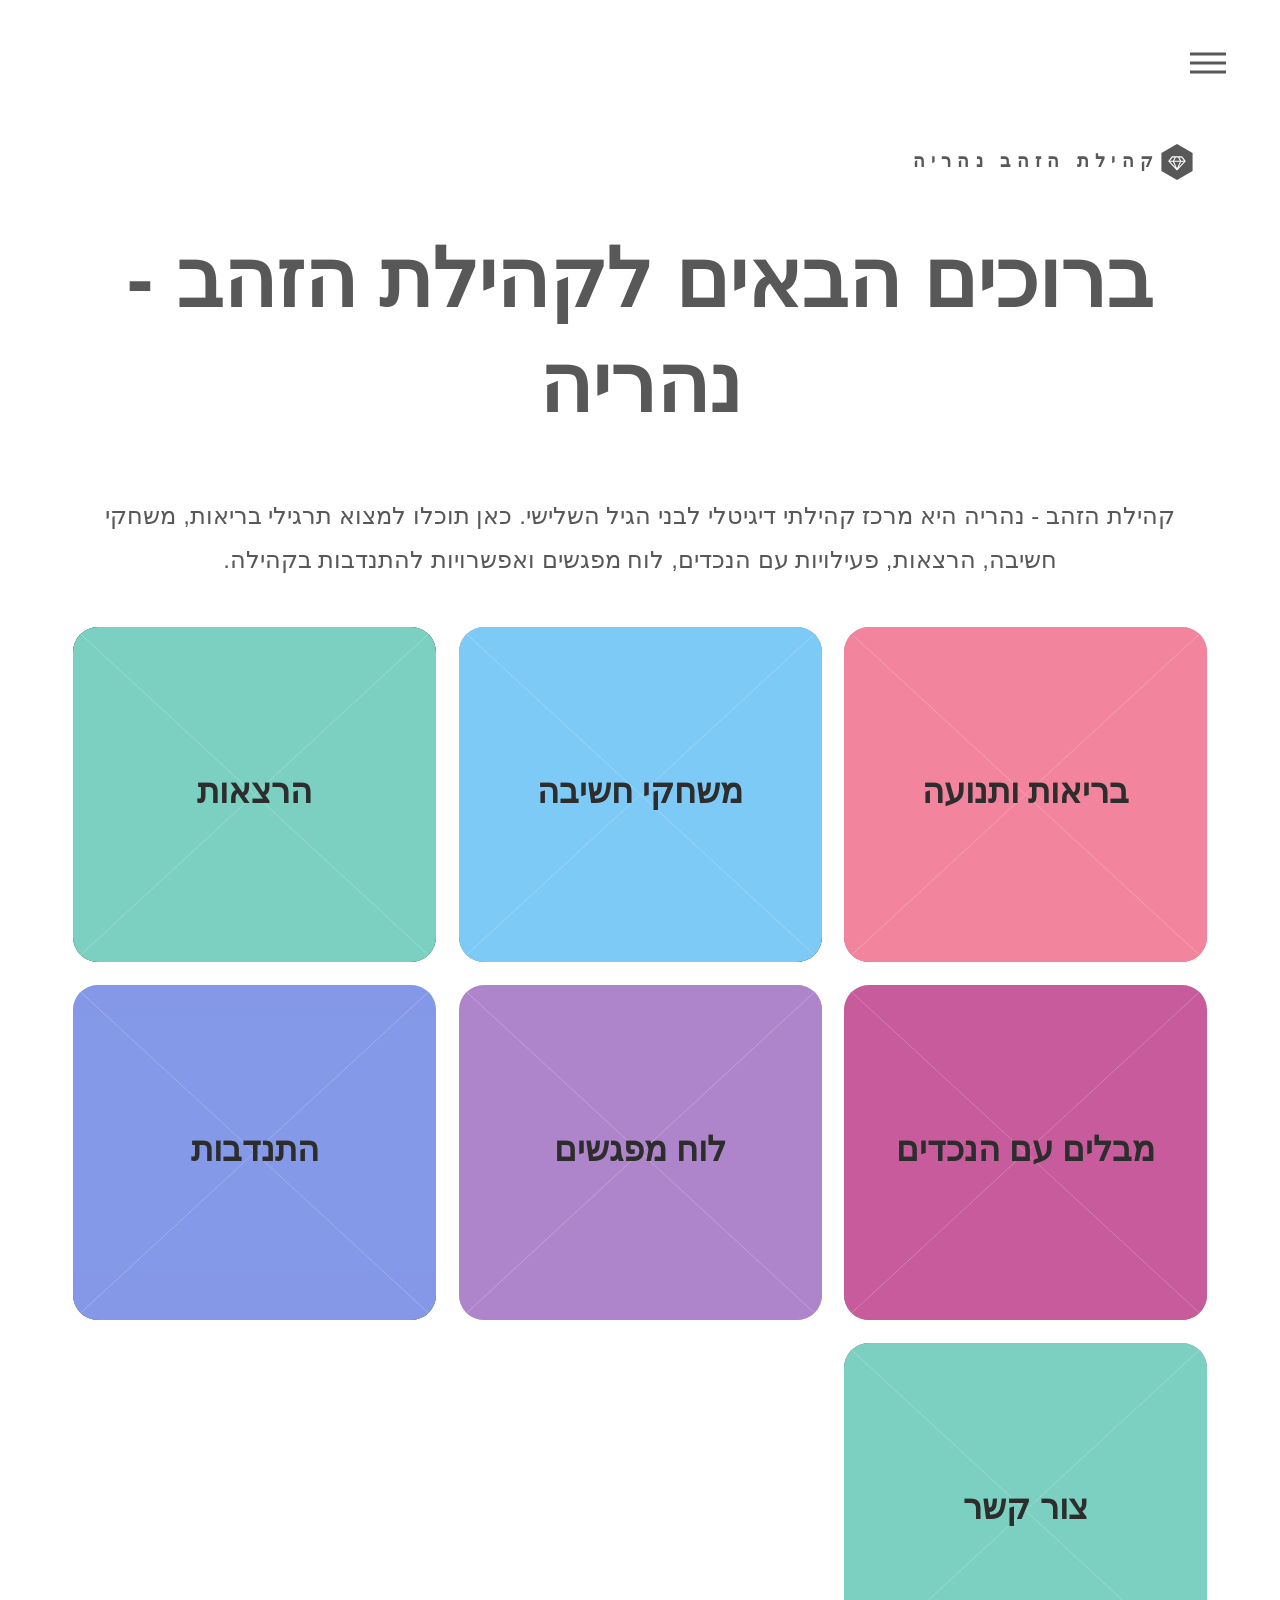
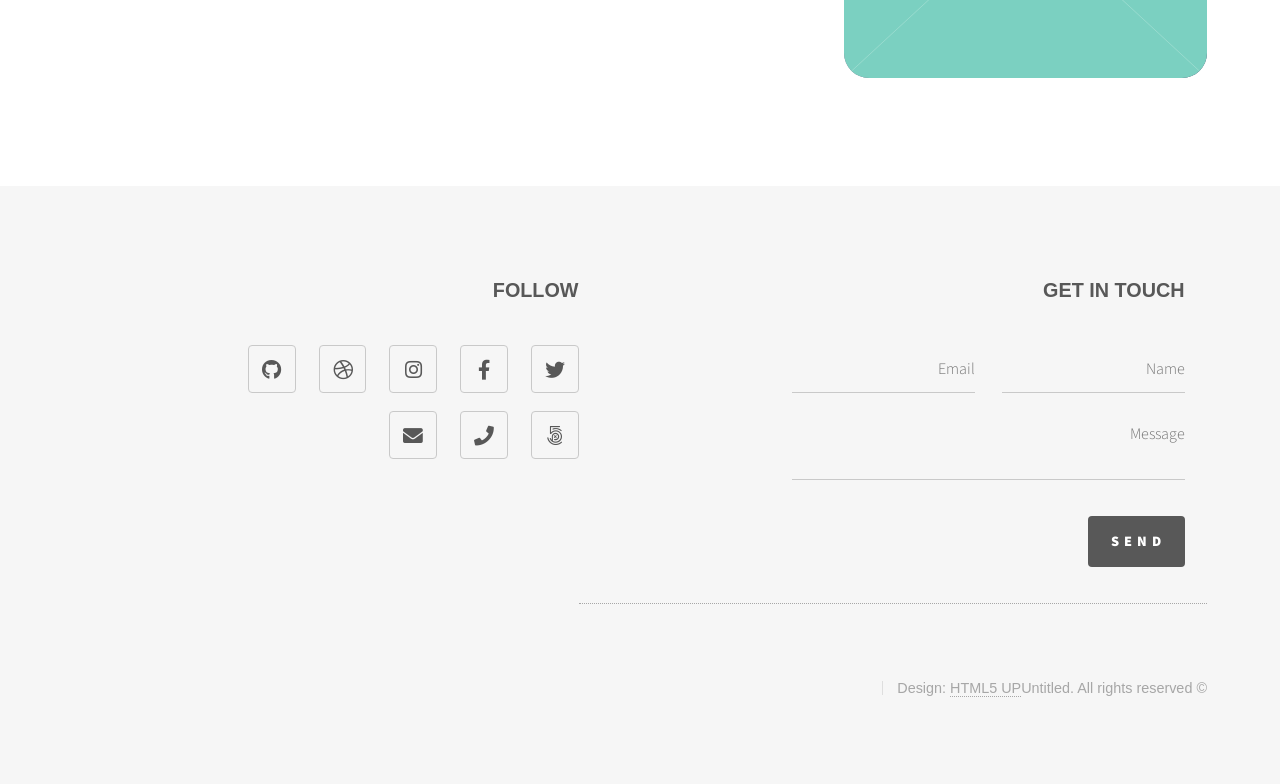
<file: index.html>
<!DOCTYPE HTML>
<!--
	Phantom by HTML5 UP
	html5up.net | @ajlkn
	Free for personal and commercial use under the CCA 3.0 license (html5up.net/license)
-->
<html lang="he" dir="rtl">
	<head>
		<title>קהילת הזהב נהריה</title>
		<meta charset="utf-8" />
		<meta name="viewport" content="width=device-width, initial-scale=1, user-scalable=no" />
		<link rel="stylesheet" href="assets/css/main.css" />
		<noscript><link rel="stylesheet" href="assets/css/noscript.css" /></noscript>
	</head>
	<body class="is-preload">
		<!-- Wrapper -->
			<div id="wrapper">

				<!-- Header -->
					<header id="header">
						<div class="inner">

							<!-- Logo -->
								<a href="index.html" class="logo">
									<span class="symbol"><img src="images/logo.svg" alt="" /></span><span class="title">קהילת הזהב נהריה</span>
								</a>

							<!-- Nav -->
								<nav>
									<ul>
										<li><a href="#menu">תפריט</a></li>
									</ul>
								</nav>

						</div>
					</header>

				<!-- Menu -->
					<nav id="menu">
						<h2>תפריט</h2>
						<ul>
							<li><a href="index.html">דף הבית</a></li>
							<li><a href="health.html">בריאות ותנועה</a></li>
							<li><a href="brain-games.html">משחקי חשיבה</a></li>
							<li><a href="lectures.html">הרצאות</a></li>
							<li><a href="grandchildren.html">מבלים עם הנכדים</a></li>
							<li><a href="meetings.html">לוח מפגשים</a></li>
							<li><a href="volunteer.html">התנדבות</a></li>
							<li><a href="contact.html">צור קשר</a></li>
						</ul>
					</nav>

				<!-- Main -->
					<div id="main">
						<div class="inner">
							<header>
								<h1>ברוכים הבאים לקהילת הזהב - נהריה<br />
								</h1>
								<p><p>
קהילת הזהב - נהריה היא מרכז קהילתי דיגיטלי לבני הגיל השלישי.
כאן תוכלו למצוא תרגילי בריאות, משחקי חשיבה, הרצאות, פעילויות עם הנכדים, לוח מפגשים ואפשרויות להתנדבות בקהילה.
</p></p>
							</header>
							<section class="tiles">
								<article class="style1">
									<span class="image">
										<img src="images/pic01.jpg" alt="בריאות ותנועה" />
									</span>
									<a href="health.html">
										<h2>בריאות ותנועה</h2>
										<div class="content">
											<p>סרטוני פיזיותרפיה, ריפוי בעיסוק ותרגילי כושר.</p>
										</div>
									</a>
								</article>
								<article class="style2">
									<span class="image">
										<img src="images/pic02.jpg" alt="משחקי חשיבה" />
									</span>
									<a href="brain-games.html">
										<h2>משחקי חשיבה</h2>
										<div class="content">
											<p>משחקים לשמירה על הזיכרון והקוגניציה.</p>
										</div>
									</a>
								</article>
								<article class="style3">
									<span class="image">
										<img src="images/pic03.jpg" alt="הרצאות" />
									</span>
									<a href="lectures.html">
										<h2>הרצאות</h2>
										<div class="content">
											<p>  תחומים להרחבת הידע וההנאה.</p>
										</div>
									</a>
								</article>
								<article class="style4">
									<span class="image">
										<img src="images/pic04.jpg" alt="מבלים עם הנכדים" />
									</span>
									<a href="grandchildren.html">
										<h2>מבלים עם הנכדים</h2>
										<div class="content">
											<p>פעילויות, משחקים ורעיונות לזמן איכות עם הנכדים.</p>
										</div>
									</a>
								</article>
								<article class="style5">
									<span class="image">
										<img src="images/pic05.jpg" alt="לוח מפגשים" />
									</span>
									<a href="meetings.html">
										<h2>לוח מפגשים</h2>
										<div class="content">
											<p>אירועים, חוגים ומפגשים קהילתיים בנהריה.</p>
										</div>
									</a>
								</article>
								<article class="style6">
									<span class="image">
										<img src="images/pic06.jpg" alt=" התנדבות" />
									</span>
									<a href="volunteer.html">
										<h2>התנדבות</h2>
										<div class="content">
											<p>הצטרפו לפעילויות התנדבות והשפיעו על הקהילה.</p>
										</div>
									</a>
								</article>

								<article class="style3">
									<span class="image">
										<img src="images/pic08.jpg" alt="צור קשר" />
									</span>
									<a href="contact.html">
										<h2>צור קשר</h2>
										<div class="content">
											<p>נשמח לשמוע מכם ולעזור בכל שאלה או הצעה.</p>
										</div>
								
								</article>
							</section>
						</div>
					</div>

				<!-- Footer -->
					<footer id="footer">
						<div class="inner">
							<section>
								<h2>Get in touch</h2>
								<form method="post" action="#">
									<div class="fields">
										<div class="field half">
											<input type="text" name="name" id="name" placeholder="Name" />
										</div>
										<div class="field half">
											<input type="email" name="email" id="email" placeholder="Email" />
										</div>
										<div class="field">
											<textarea name="message" id="message" placeholder="Message"></textarea>
										</div>
									</div>
									<ul class="actions">
										<li><input type="submit" value="Send" class="primary" /></li>
									</ul>
								</form>
							</section>
							<section>
								<h2>Follow</h2>
								<ul class="icons">
									<li><a href="#" class="icon brands style2 fa-twitter"><span class="label">Twitter</span></a></li>
									<li><a href="#" class="icon brands style2 fa-facebook-f"><span class="label">Facebook</span></a></li>
									<li><a href="#" class="icon brands style2 fa-instagram"><span class="label">Instagram</span></a></li>
									<li><a href="#" class="icon brands style2 fa-dribbble"><span class="label">Dribbble</span></a></li>
									<li><a href="#" class="icon brands style2 fa-github"><span class="label">GitHub</span></a></li>
									<li><a href="#" class="icon brands style2 fa-500px"><span class="label">500px</span></a></li>
									<li><a href="#" class="icon solid style2 fa-phone"><span class="label">Phone</span></a></li>
									<li><a href="#" class="icon solid style2 fa-envelope"><span class="label">Email</span></a></li>
								</ul>
							</section>
							<ul class="copyright">
								<li>&copy; Untitled. All rights reserved</li><li>Design: <a href="http://html5up.net">HTML5 UP</a></li>
							</ul>
						</div>
					</footer>

			</div>

		<!-- Scripts -->
			<script src="assets/js/jquery.min.js"></script>
			<script src="assets/js/browser.min.js"></script>
			<script src="assets/js/breakpoints.min.js"></script>
			<script src="assets/js/util.js"></script>
			<script src="assets/js/main.js"></script>

	</body>
</html>
</file>
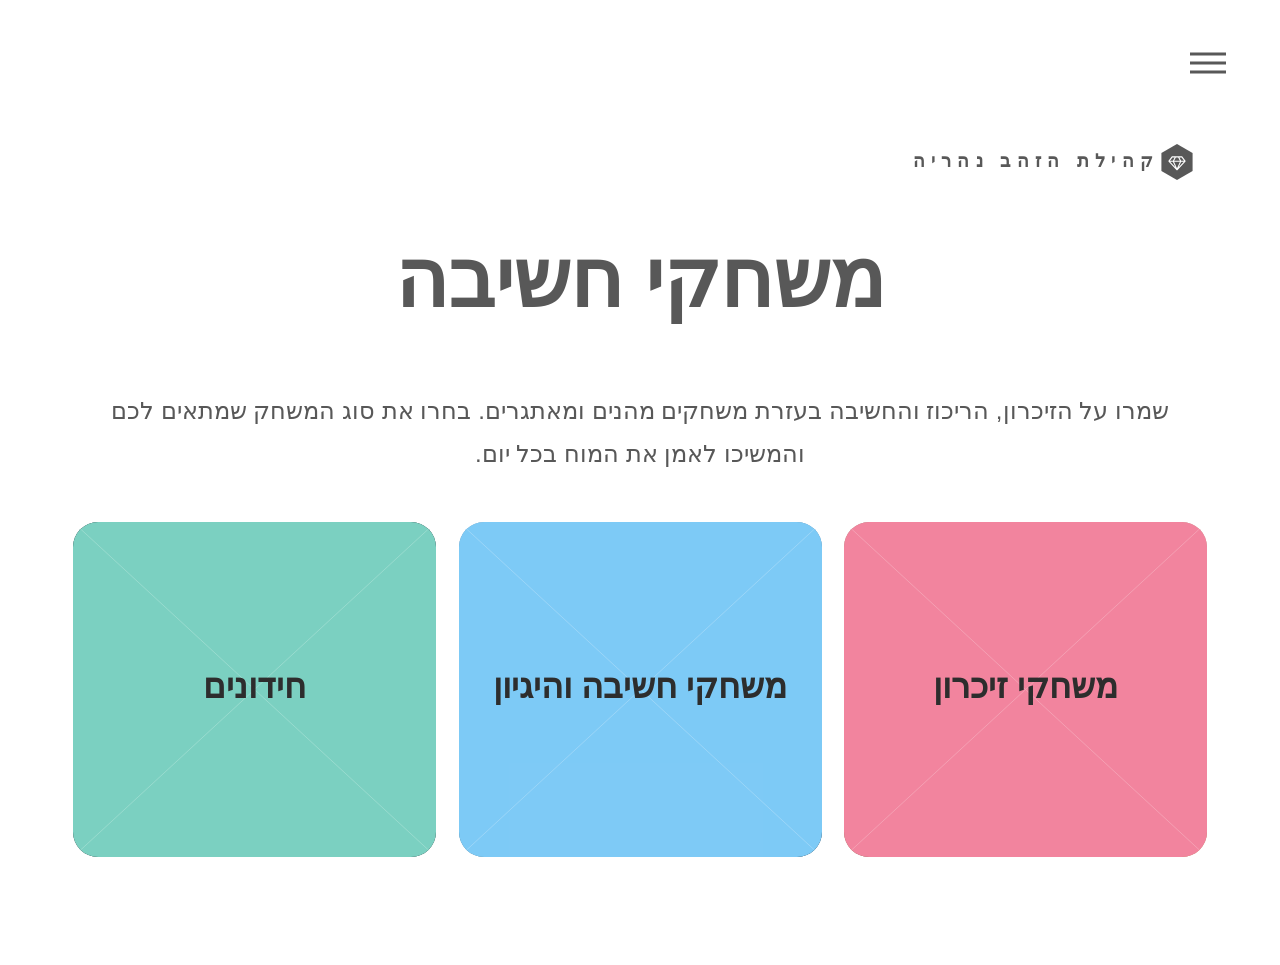
<file: brain-games.html>
<!DOCTYPE HTML>
<!--
	Phantom by HTML5 UP
	html5up.net | @ajlkn
	Free for personal and commercial use under the CCA 3.0 license (html5up.net/license)
-->
<html lang="he" dir="rtl">
	<head>
		<title>קהילת הזהב- נהריה</title>
		<meta charset="utf-8" />
		<meta name="viewport" content="width=device-width, initial-scale=1, user-scalable=no" />
		<link rel="stylesheet" href="assets/css/main.css" />
		<noscript><link rel="stylesheet" href="assets/css/noscript.css" /></noscript>
	</head>
	<body class="is-preload">
		<!-- Wrapper -->
			<div id="wrapper">

				<!-- Header -->
					<header id="header">
						<div class="inner">

							<!-- Logo -->
								<a href="index.html" class="logo">
									<span class="symbol"><img src="images/logo.svg" alt="" /></span><span class="title">קהילת הזהב נהריה</span>
								</a>

							<!-- Nav -->
								<nav>
									<ul>
										<li><a href="#menu">תפריט</a></li>
									</ul>
								</nav>

						</div>
					</header>

				<!-- Menu -->
					<nav id="menu">
						<h2>תפריט</h2>
						<ul>
							<li><a href="index.html">דף הבית</a></li>
							<li><a href="generic.html">משחקי זיכרון</a></li>
							<li><a href="generic.html">משחקי חשיבה והיגיון</a></li>
							<li><a href="generic.html">חידונים</a></li>
							<li><a href="elements.html">צור קשר</a></li>
						</ul>
					</nav>

				<!-- Main -->
					<div id="main">
						<div class="inner">
							<header>
								<h1>משחקי חשיבה<br />
								</h1>
								<p><p>שמרו על הזיכרון, הריכוז והחשיבה בעזרת משחקים מהנים ומאתגרים. בחרו את סוג המשחק שמתאים לכם והמשיכו לאמן את המוח בכל יום.
</p></p>
							</header>
							<section class="tiles">
								<article class="style1">
									<span class="image">
										<img src="images/pic01.jpg" alt="משחקי זיכרון" />
									</span>
									<a href="generic.html">
										<h2>משחקי זיכרון</h2>
										<div class="content">
											<p>משחקים המסייעים לשיפור הזיכרון והריכוז באמצעות התאמת תמונות, מילים וצורות.</p>
										</div>
									</a>
								</article>
								<article class="style2">
									<span class="image">
										<img src="images/pic02.jpg" alt="משחקי חשיבה והיגיון" />
									</span>
									<a href="generic.html">
										<h2>משחקי חשיבה והיגיון</h2>
										<div class="content">
											<p>אתגרו את עצמכם עם סודוקו, חידות מספרים, תפזורות ומשחקי היגיון.</p>
										</div>
									</a>
								</article>
								<article class="style3">
									<span class="image">
										<img src="images/pic03.jpg" alt="חידונים" />
									</span>
									<a href="generic.html">
										<h2>חידונים</h2>
										<div class="content">
											<p>בחנו את הידע הכללי שלכם במגוון נושאים כמו היסטוריה, טבע, תרבות, מוזיקה וישראל.</p>
										</div>
									</a>
								</article>
			
							</section>
						</div>
					</div>

			

			

		<!-- Scripts -->
			<script src="assets/js/jquery.min.js"></script>
			<script src="assets/js/browser.min.js"></script>
			<script src="assets/js/breakpoints.min.js"></script>
			<script src="assets/js/util.js"></script>
			<script src="assets/js/main.js"></script>

	</body>
</html>
</file>
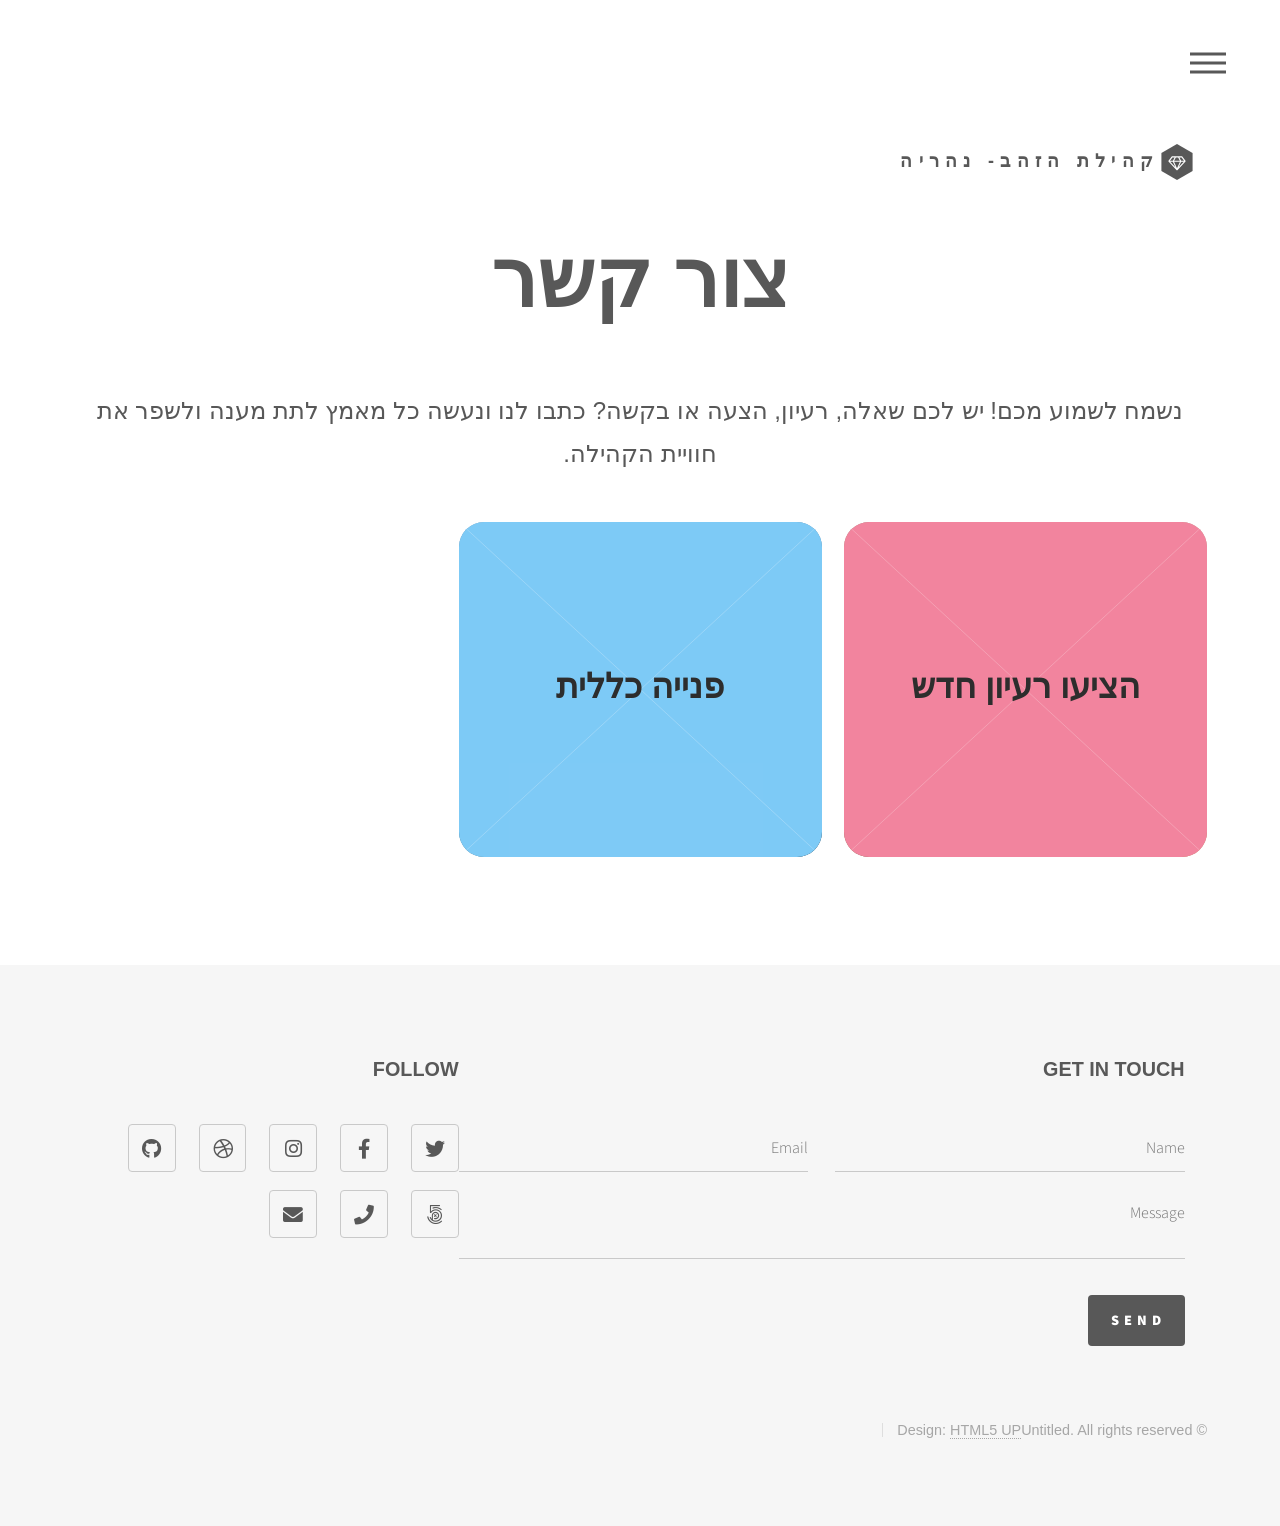
<file: contact.html>
<!DOCTYPE HTML>
<!--
	Phantom by HTML5 UP
	html5up.net | @ajlkn
	Free for personal and commercial use under the CCA 3.0 license (html5up.net/license)
-->
<html lang="he" dir="rtl">
	<head>
		<title>קהילת הזהב- נהריה</title>
		<meta charset="utf-8" />
		<meta name="viewport" content="width=device-width, initial-scale=1, user-scalable=no" />
		<link rel="stylesheet" href="assets/css/main.css" />
		<noscript><link rel="stylesheet" href="assets/css/noscript.css" /></noscript>
	</head>
	<body class="is-preload">
		<!-- Wrapper -->
			<div id="wrapper">

				<!-- Header -->
					<header id="header">
						<div class="inner">

							<!-- Logo -->
								<a href="index.html" class="logo">
									<span class="symbol"><img src="images/logo.svg" alt="" /></span><span class="title">קהילת הזהב- נהריה</span>
								</a>

							<!-- Nav -->
								<nav>
									<ul>
										<li><a href="#menu">תפריט</a></li>
									</ul>
								</nav>

						</div>
					</header>

				<!-- Menu -->
					<nav id="menu">
						<h2>תפריט</h2>
						<ul>
							<li><a href="index.html">דף הבית</a></li>
							<li><a href="generic.html">הציעו רעיון חדש</a></li>
							<li><a href="generic.html">פנייה כללית</a></li>

						</ul>
					</nav>

				<!-- Main -->
					<div id="main">
						<div class="inner">
							<header>
								<h1>צור קשר<br />
								</h1>
								<p><p>
נשמח לשמוע מכם! יש לכם שאלה, רעיון, הצעה או בקשה? כתבו לנו ונעשה כל מאמץ לתת מענה ולשפר את חוויית הקהילה.
</p></p>
							</header>
							<section class="tiles">
								<article class="style1">
									<span class="image">
										<img src="images/pic01.jpg" alt="הציעו רעיון חדש" />
									</span>
									<a href="generic.html">
										<h2>הציעו רעיון חדש</h2>
										<div class="content">
											<p>יש לכם רעיון לפעילות, הרצאה, משחק או שירות חדש? נשמח לשמוע ולהוסיף רעיונות שיתרמו לקהילה.</p>
										</div>
									</a>
								</article>
								<article class="style2">
									<span class="image">
										<img src="images/pic02.jpg" alt="פנייה כללית" />
									</span>
									<a href="generic.html">
										<h2>פנייה כללית</h2>
										<div class="content">
											<p>שאלות, בקשות, הערות או כל נושא אחר – אנחנו כאן בשבילכם.</p>
										</div>
									</a>
								</article>

			
							</section>
						</div>
					</div>

				<!-- Footer -->
					<footer id="footer">
						<div class="inner">
							<section>
								<h2>Get in touch</h2>
								<form method="post" action="#">
									<div class="fields">
										<div class="field half">
											<input type="text" name="name" id="name" placeholder="Name" />
										</div>
										<div class="field half">
											<input type="email" name="email" id="email" placeholder="Email" />
										</div>
										<div class="field">
											<textarea name="message" id="message" placeholder="Message"></textarea>
										</div>
									</div>
									<ul class="actions">
										<li><input type="submit" value="Send" class="primary" /></li>
									</ul>
								</form>
							</section>
							<section>
								<h2>Follow</h2>
								<ul class="icons">
									<li><a href="#" class="icon brands style2 fa-twitter"><span class="label">Twitter</span></a></li>
									<li><a href="#" class="icon brands style2 fa-facebook-f"><span class="label">Facebook</span></a></li>
									<li><a href="#" class="icon brands style2 fa-instagram"><span class="label">Instagram</span></a></li>
									<li><a href="#" class="icon brands style2 fa-dribbble"><span class="label">Dribbble</span></a></li>
									<li><a href="#" class="icon brands style2 fa-github"><span class="label">GitHub</span></a></li>
									<li><a href="#" class="icon brands style2 fa-500px"><span class="label">500px</span></a></li>
									<li><a href="#" class="icon solid style2 fa-phone"><span class="label">Phone</span></a></li>
									<li><a href="#" class="icon solid style2 fa-envelope"><span class="label">Email</span></a></li>
								</ul>
							</section>
							<ul class="copyright">
								<li>&copy; Untitled. All rights reserved</li><li>Design: <a href="http://html5up.net">HTML5 UP</a></li>
							</ul>
						</div>
					</footer>

			</div>

		<!-- Scripts -->
			<script src="assets/js/jquery.min.js"></script>
			<script src="assets/js/browser.min.js"></script>
			<script src="assets/js/breakpoints.min.js"></script>
			<script src="assets/js/util.js"></script>
			<script src="assets/js/main.js"></script>

	</body>
</html>
</file>
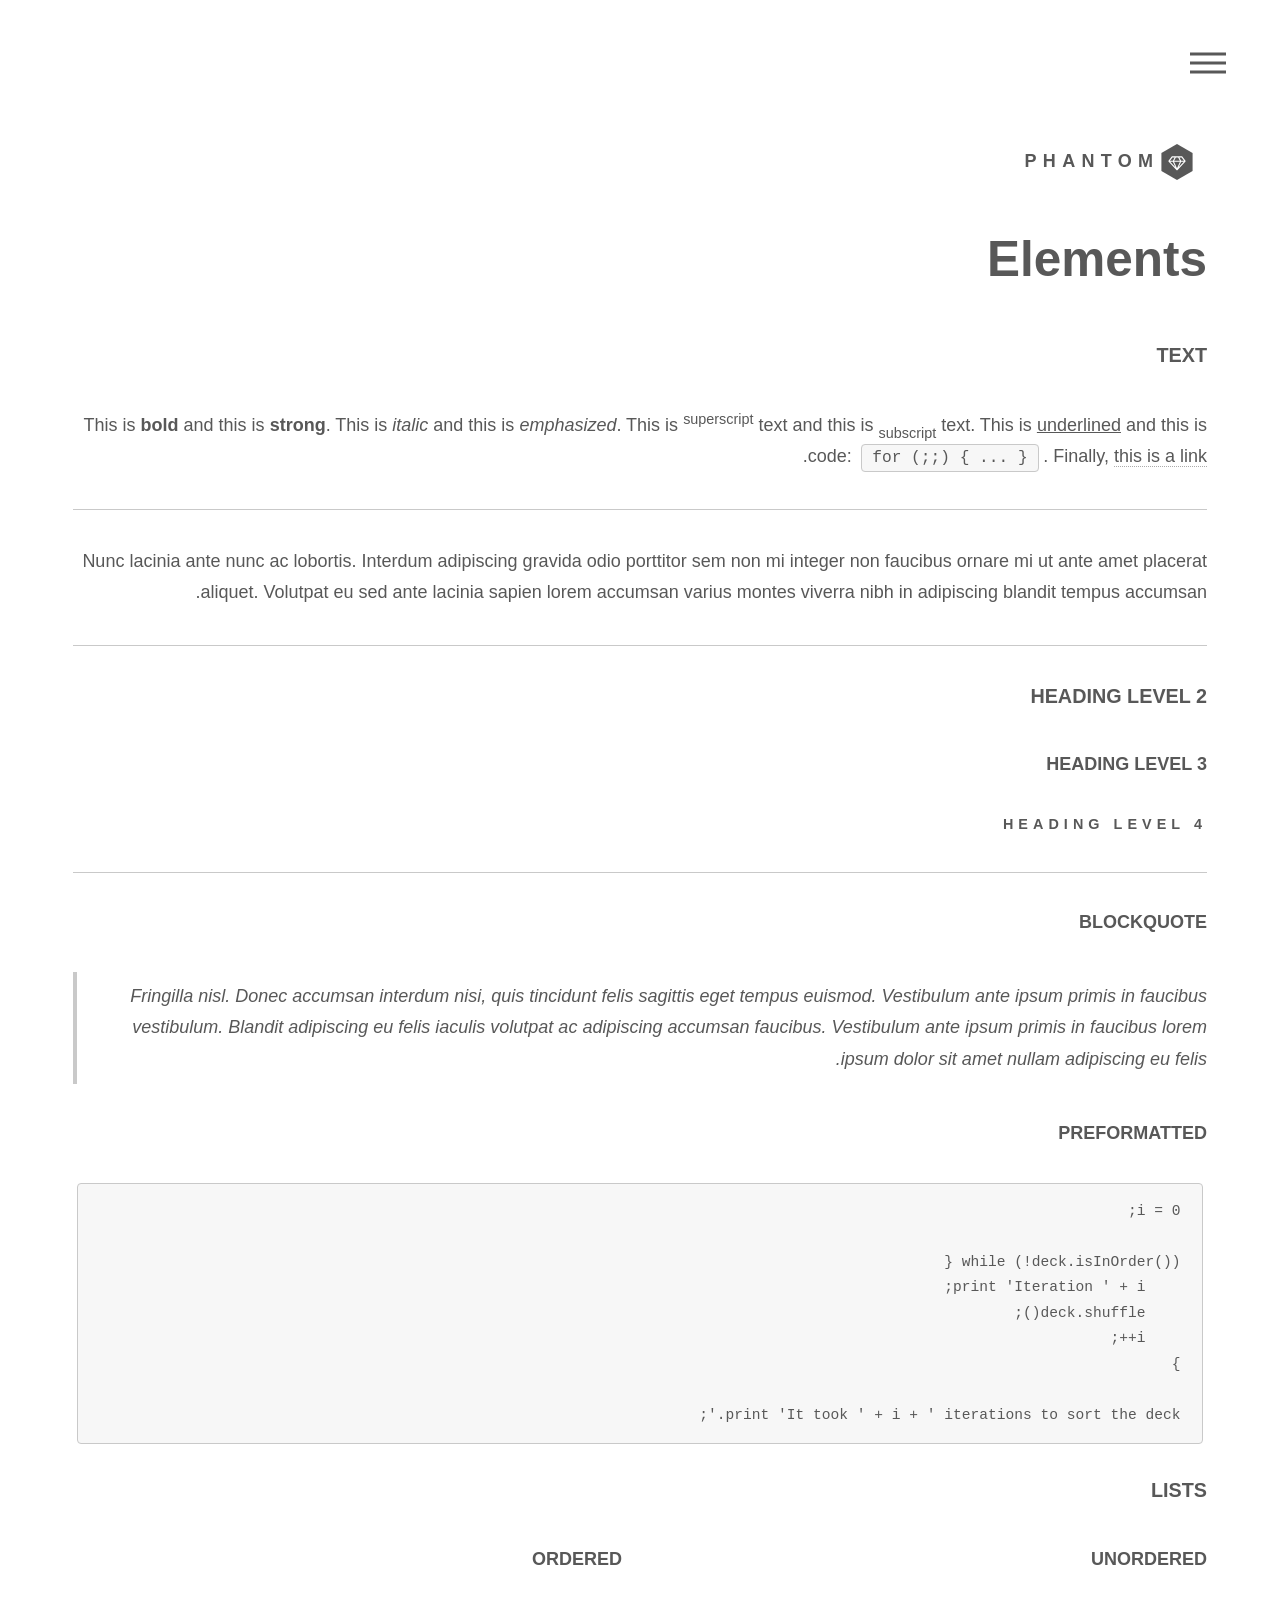
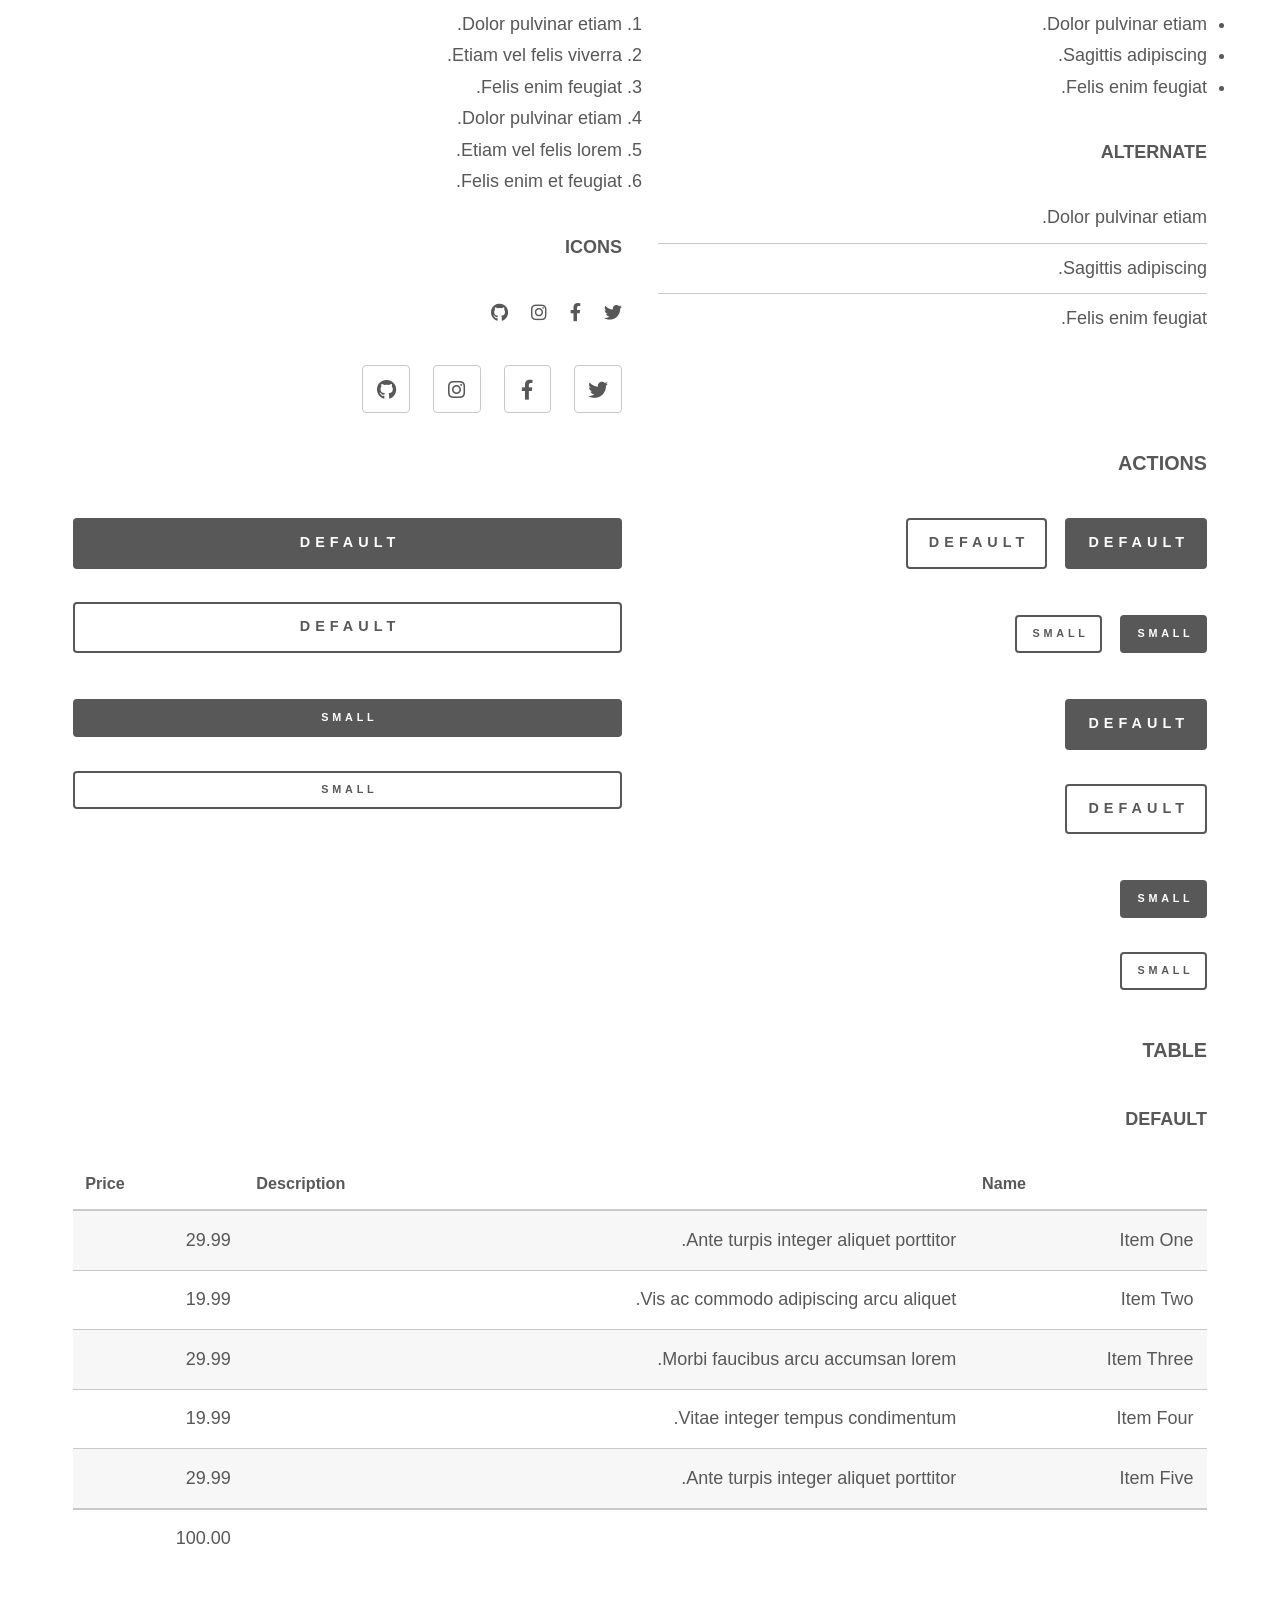
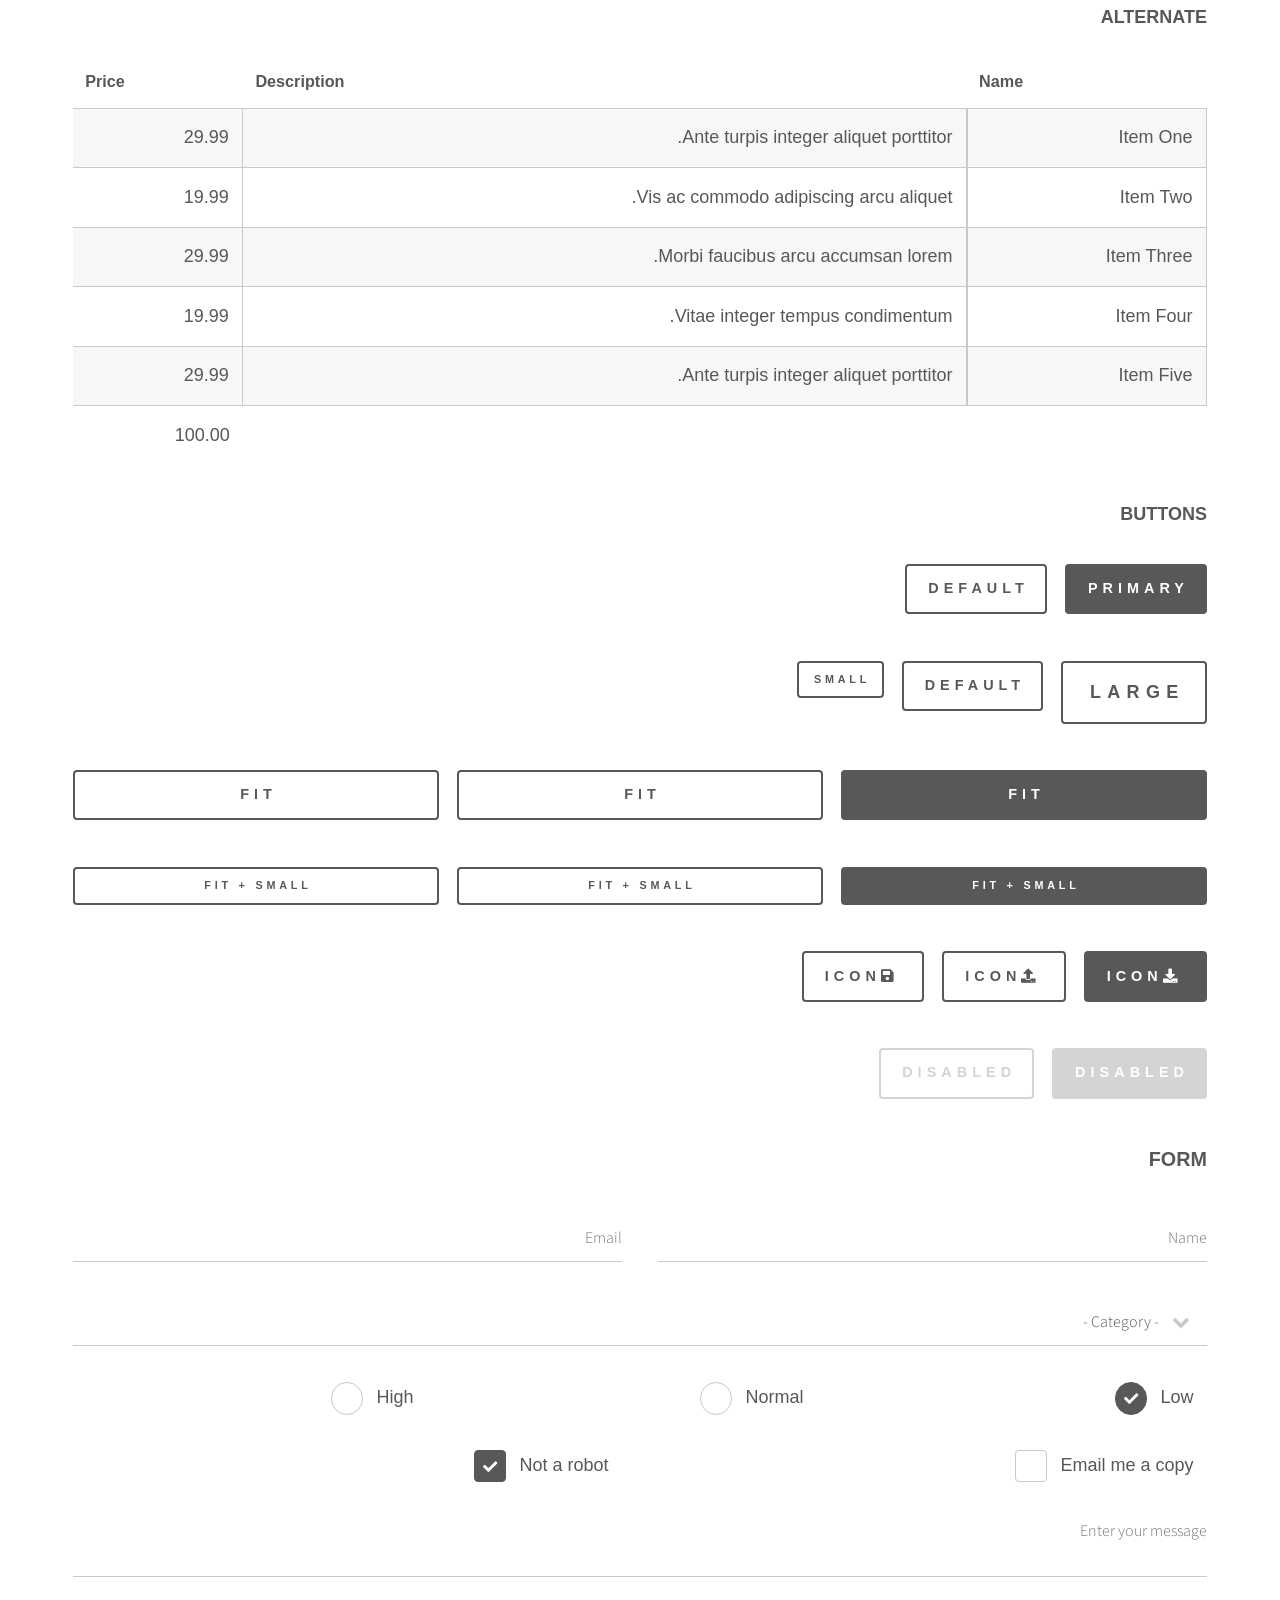
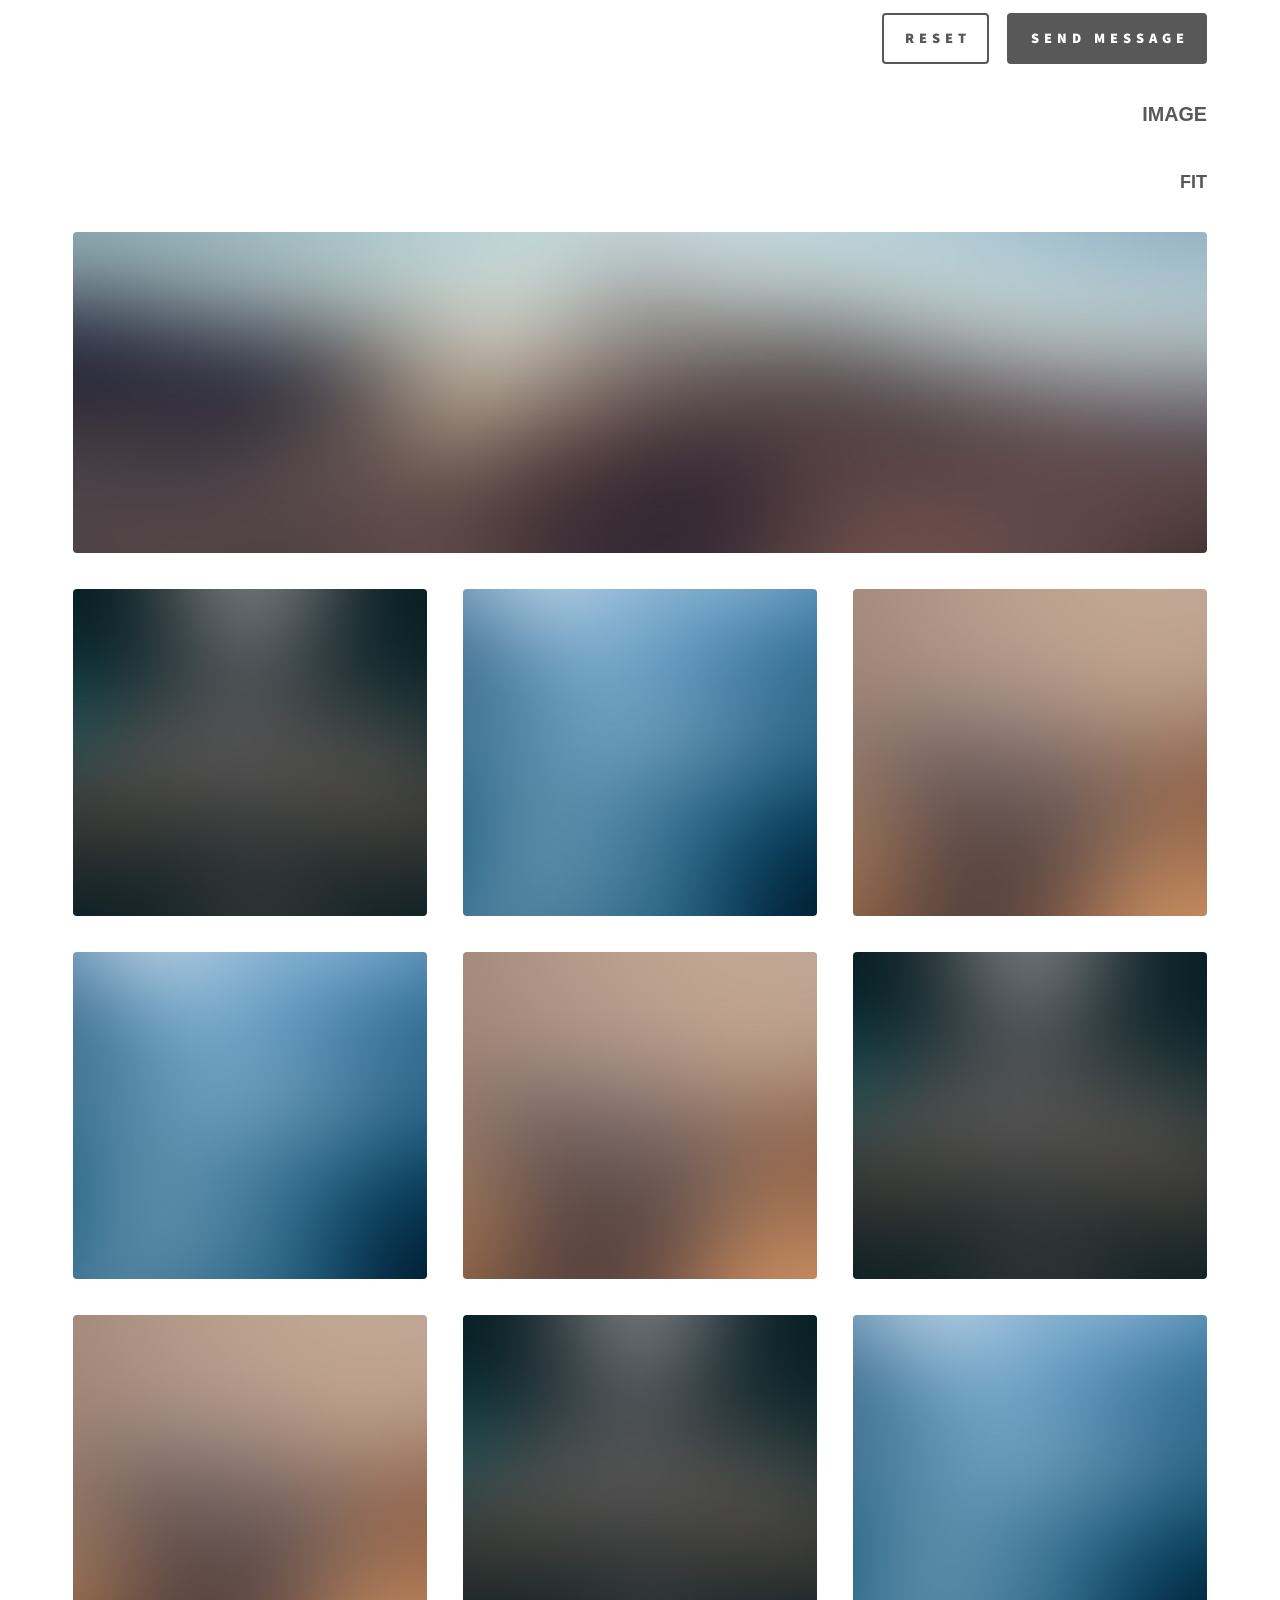
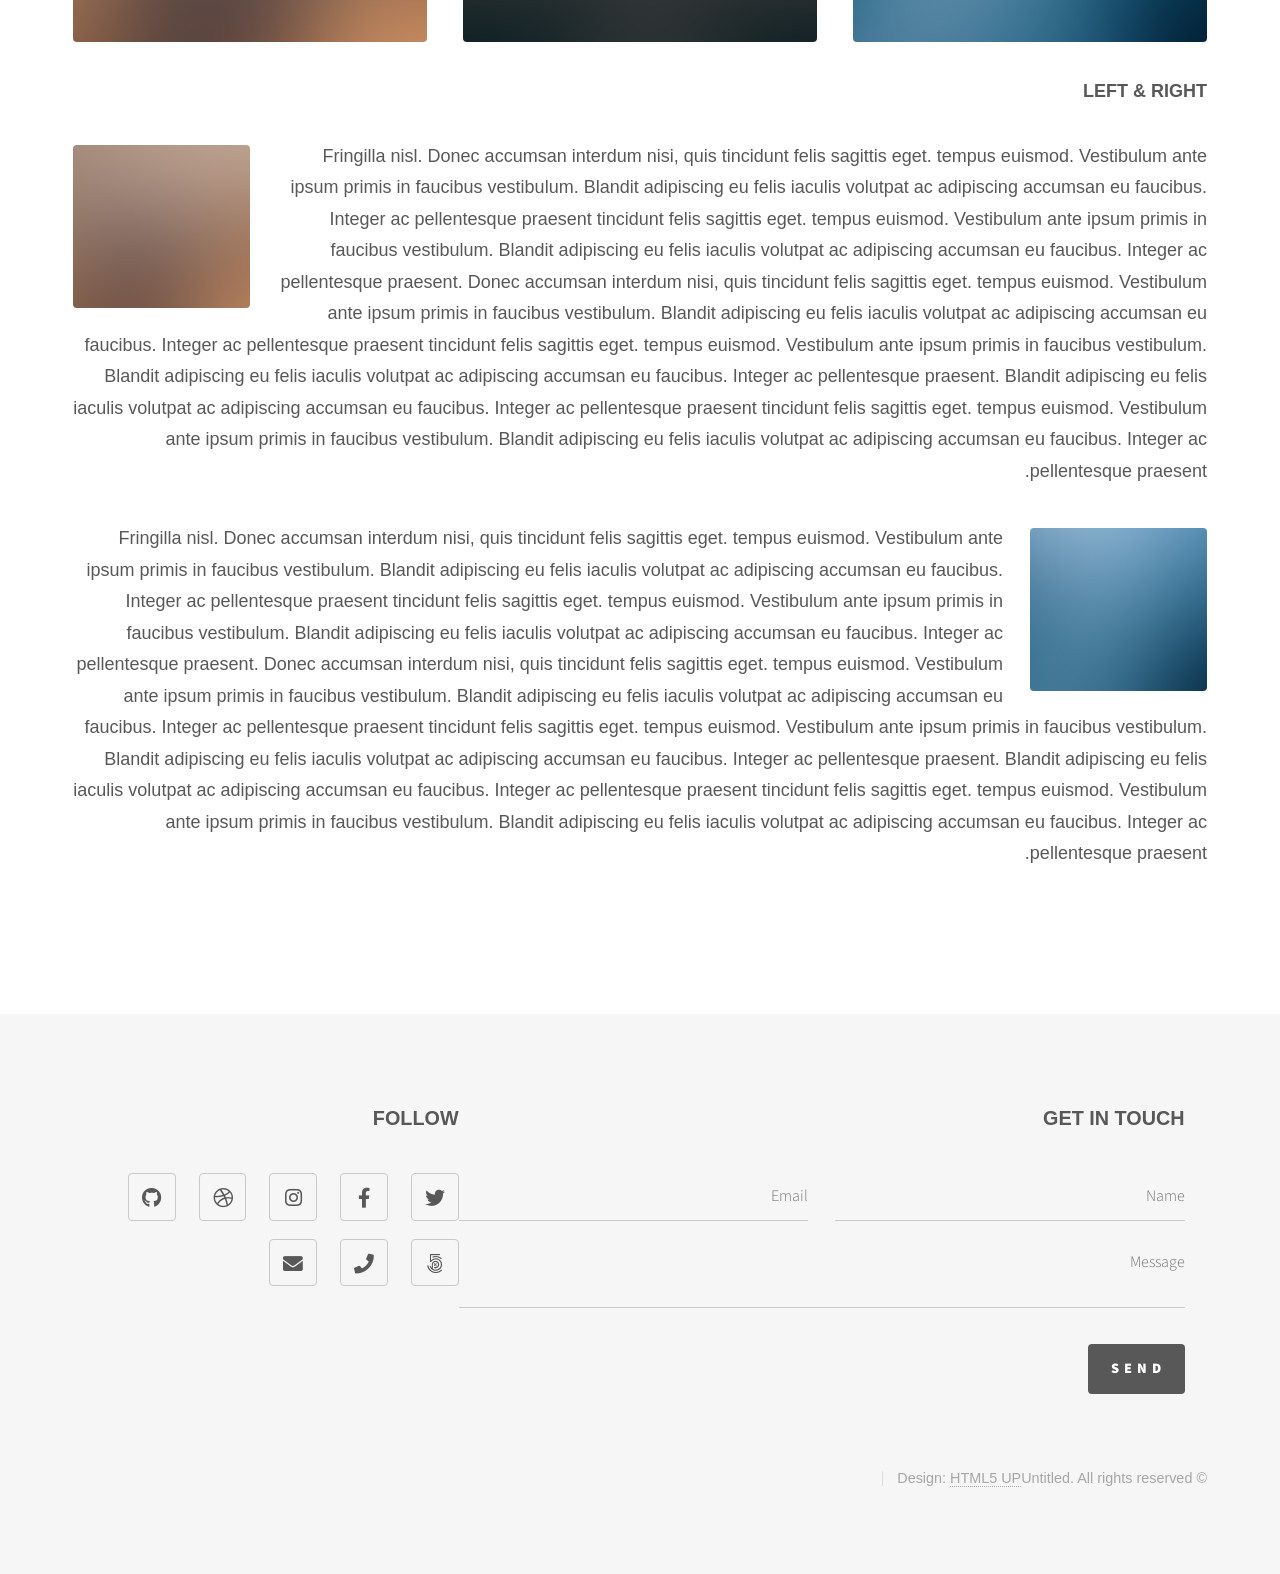
<file: elements.html>
<!DOCTYPE HTML>
<!--
	Phantom by HTML5 UP
	html5up.net | @ajlkn
	Free for personal and commercial use under the CCA 3.0 license (html5up.net/license)
-->
<html>
	<head>
		<title>Elements - Phantom by HTML5 UP</title>
		<meta charset="utf-8" />
		<meta name="viewport" content="width=device-width, initial-scale=1, user-scalable=no" />
		<link rel="stylesheet" href="assets/css/main.css" />
		<noscript><link rel="stylesheet" href="assets/css/noscript.css" /></noscript>
	</head>
	<body class="is-preload">
		<!-- Wrapper -->
			<div id="wrapper">

				<!-- Header -->
					<header id="header">
						<div class="inner">

							<!-- Logo -->
								<a href="index.html" class="logo">
									<span class="symbol"><img src="images/logo.svg" alt="" /></span><span class="title">Phantom</span>
								</a>

							<!-- Nav -->
								<nav>
									<ul>
										<li><a href="#menu">Menu</a></li>
									</ul>
								</nav>

						</div>
					</header>

				<!-- Menu -->
					<nav id="menu">
						<h2>Menu</h2>
						<ul>
							<li><a href="index.html">Home</a></li>
							<li><a href="generic.html">Ipsum veroeros</a></li>
							<li><a href="generic.html">Tempus etiam</a></li>
							<li><a href="generic.html">Consequat dolor</a></li>
							<li><a href="elements.html">Elements</a></li>
						</ul>
					</nav>

				<!-- Main -->
					<div id="main">
						<div class="inner">
							<h1>Elements</h1>

							<!-- Text -->
								<section>
									<h2>Text</h2>
									<p>This is <b>bold</b> and this is <strong>strong</strong>. This is <i>italic</i> and this is <em>emphasized</em>.
									This is <sup>superscript</sup> text and this is <sub>subscript</sub> text.
									This is <u>underlined</u> and this is code: <code>for (;;) { ... }</code>. Finally, <a href="#">this is a link</a>.</p>
									<hr />
									<p>Nunc lacinia ante nunc ac lobortis. Interdum adipiscing gravida odio porttitor sem non mi integer non faucibus ornare mi ut ante amet placerat aliquet. Volutpat eu sed ante lacinia sapien lorem accumsan varius montes viverra nibh in adipiscing blandit tempus accumsan.</p>
									<hr />
									<h2>Heading Level 2</h2>
									<h3>Heading Level 3</h3>
									<h4>Heading Level 4</h4>
									<hr />
									<h3>Blockquote</h3>
									<blockquote>Fringilla nisl. Donec accumsan interdum nisi, quis tincidunt felis sagittis eget tempus euismod. Vestibulum ante ipsum primis in faucibus vestibulum. Blandit adipiscing eu felis iaculis volutpat ac adipiscing accumsan faucibus. Vestibulum ante ipsum primis in faucibus lorem ipsum dolor sit amet nullam adipiscing eu felis.</blockquote>
									<h3>Preformatted</h3>
									<pre><code>i = 0;

while (!deck.isInOrder()) {
    print 'Iteration ' + i;
    deck.shuffle();
    i++;
}

print 'It took ' + i + ' iterations to sort the deck.';</code></pre>
								</section>

							<!-- Lists -->
								<section>
									<h2>Lists</h2>
									<div class="row">
										<div class="col-6 col-12-medium">
											<h3>Unordered</h3>
											<ul>
												<li>Dolor pulvinar etiam.</li>
												<li>Sagittis adipiscing.</li>
												<li>Felis enim feugiat.</li>
											</ul>
											<h3>Alternate</h3>
											<ul class="alt">
												<li>Dolor pulvinar etiam.</li>
												<li>Sagittis adipiscing.</li>
												<li>Felis enim feugiat.</li>
											</ul>
										</div>
										<div class="col-6 col-12-medium">
											<h3>Ordered</h3>
											<ol>
												<li>Dolor pulvinar etiam.</li>
												<li>Etiam vel felis viverra.</li>
												<li>Felis enim feugiat.</li>
												<li>Dolor pulvinar etiam.</li>
												<li>Etiam vel felis lorem.</li>
												<li>Felis enim et feugiat.</li>
											</ol>
											<h3>Icons</h3>
											<ul class="icons">
												<li><a href="#" class="icon brands style1 fa-twitter"><span class="label">Twitter</span></a></li>
												<li><a href="#" class="icon brands style1 fa-facebook-f"><span class="label">Facebook</span></a></li>
												<li><a href="#" class="icon brands style1 fa-instagram"><span class="label">Instagram</span></a></li>
												<li><a href="#" class="icon brands style1 fa-github"><span class="label">Github</span></a></li>
											</ul>
											<ul class="icons">
												<li><a href="#" class="icon brands style2 fa-twitter"><span class="label">Twitter</span></a></li>
												<li><a href="#" class="icon brands style2 fa-facebook-f"><span class="label">Facebook</span></a></li>
												<li><a href="#" class="icon brands style2 fa-instagram"><span class="label">Instagram</span></a></li>
												<li><a href="#" class="icon brands style2 fa-github"><span class="label">Github</span></a></li>
											</ul>
										</div>
									</div>
									<h2>Actions</h2>
									<div class="row">
										<div class="col-6 col-12-medium">
											<ul class="actions">
												<li><a href="#" class="button primary">Default</a></li>
												<li><a href="#" class="button">Default</a></li>
											</ul>
											<ul class="actions small">
												<li><a href="#" class="button primary small">Small</a></li>
												<li><a href="#" class="button small">Small</a></li>
											</ul>
											<ul class="actions stacked">
												<li><a href="#" class="button primary">Default</a></li>
												<li><a href="#" class="button">Default</a></li>
											</ul>
											<ul class="actions stacked">
												<li><a href="#" class="button primary small">Small</a></li>
												<li><a href="#" class="button small">Small</a></li>
											</ul>
										</div>
										<div class="col-6 col-12-medium">
											<ul class="actions stacked">
												<li><a href="#" class="button primary fit">Default</a></li>
												<li><a href="#" class="button fit">Default</a></li>
											</ul>
											<ul class="actions stacked">
												<li><a href="#" class="button primary small fit">Small</a></li>
												<li><a href="#" class="button small fit">Small</a></li>
											</ul>
										</div>
									</div>
								</section>

							<!-- Table -->
								<section>
									<h2>Table</h2>
									<h3>Default</h3>
									<div class="table-wrapper">
										<table>
											<thead>
												<tr>
													<th>Name</th>
													<th>Description</th>
													<th>Price</th>
												</tr>
											</thead>
											<tbody>
												<tr>
													<td>Item One</td>
													<td>Ante turpis integer aliquet porttitor.</td>
													<td>29.99</td>
												</tr>
												<tr>
													<td>Item Two</td>
													<td>Vis ac commodo adipiscing arcu aliquet.</td>
													<td>19.99</td>
												</tr>
												<tr>
													<td>Item Three</td>
													<td> Morbi faucibus arcu accumsan lorem.</td>
													<td>29.99</td>
												</tr>
												<tr>
													<td>Item Four</td>
													<td>Vitae integer tempus condimentum.</td>
													<td>19.99</td>
												</tr>
												<tr>
													<td>Item Five</td>
													<td>Ante turpis integer aliquet porttitor.</td>
													<td>29.99</td>
												</tr>
											</tbody>
											<tfoot>
												<tr>
													<td colspan="2"></td>
													<td>100.00</td>
												</tr>
											</tfoot>
										</table>
									</div>

									<h3>Alternate</h3>
									<div class="table-wrapper">
										<table class="alt">
											<thead>
												<tr>
													<th>Name</th>
													<th>Description</th>
													<th>Price</th>
												</tr>
											</thead>
											<tbody>
												<tr>
													<td>Item One</td>
													<td>Ante turpis integer aliquet porttitor.</td>
													<td>29.99</td>
												</tr>
												<tr>
													<td>Item Two</td>
													<td>Vis ac commodo adipiscing arcu aliquet.</td>
													<td>19.99</td>
												</tr>
												<tr>
													<td>Item Three</td>
													<td> Morbi faucibus arcu accumsan lorem.</td>
													<td>29.99</td>
												</tr>
												<tr>
													<td>Item Four</td>
													<td>Vitae integer tempus condimentum.</td>
													<td>19.99</td>
												</tr>
												<tr>
													<td>Item Five</td>
													<td>Ante turpis integer aliquet porttitor.</td>
													<td>29.99</td>
												</tr>
											</tbody>
											<tfoot>
												<tr>
													<td colspan="2"></td>
													<td>100.00</td>
												</tr>
											</tfoot>
										</table>
									</div>
								</section>

							<!-- Buttons -->
								<section>
									<h3>Buttons</h3>
									<ul class="actions">
										<li><a href="#" class="button primary">Primary</a></li>
										<li><a href="#" class="button">Default</a></li>
									</ul>
									<ul class="actions">
										<li><a href="#" class="button large">Large</a></li>
										<li><a href="#" class="button">Default</a></li>
										<li><a href="#" class="button small">Small</a></li>
									</ul>
									<ul class="actions fit">
										<li><a href="#" class="button primary fit">Fit</a></li>
										<li><a href="#" class="button fit">Fit</a></li>
										<li><a href="#" class="button fit">Fit</a></li>
									</ul>
									<ul class="actions fit small">
										<li><a href="#" class="button primary fit small">Fit + Small</a></li>
										<li><a href="#" class="button fit small">Fit + Small</a></li>
										<li><a href="#" class="button fit small">Fit + Small</a></li>
									</ul>
									<ul class="actions">
										<li><a href="#" class="button primary icon solid fa-download">Icon</a></li>
										<li><a href="#" class="button icon solid fa-upload">Icon</a></li>
										<li><a href="#" class="button icon solid fa-save">Icon</a></li>
									</ul>
									<ul class="actions">
										<li><span class="button primary disabled">Disabled</span></li>
										<li><span class="button disabled">Disabled</span></li>
									</ul>
								</section>

							<!-- Form -->
								<section>
									<h2>Form</h2>
									<form method="post" action="#">
										<div class="row gtr-uniform">
											<div class="col-6 col-12-xsmall">
												<input type="text" name="demo-name" id="demo-name" value="" placeholder="Name" />
											</div>
											<div class="col-6 col-12-xsmall">
												<input type="email" name="demo-email" id="demo-email" value="" placeholder="Email" />
											</div>
											<div class="col-12">
												<select name="demo-category" id="demo-category">
													<option value="">- Category -</option>
													<option value="1">Manufacturing</option>
													<option value="1">Shipping</option>
													<option value="1">Administration</option>
													<option value="1">Human Resources</option>
												</select>
											</div>
											<div class="col-4 col-12-small">
												<input type="radio" id="demo-priority-low" name="demo-priority" checked>
												<label for="demo-priority-low">Low</label>
											</div>
											<div class="col-4 col-12-small">
												<input type="radio" id="demo-priority-normal" name="demo-priority">
												<label for="demo-priority-normal">Normal</label>
											</div>
											<div class="col-4 col-12-small">
												<input type="radio" id="demo-priority-high" name="demo-priority">
												<label for="demo-priority-high">High</label>
											</div>
											<div class="col-6 col-12-small">
												<input type="checkbox" id="demo-copy" name="demo-copy">
												<label for="demo-copy">Email me a copy</label>
											</div>
											<div class="col-6 col-12-small">
												<input type="checkbox" id="demo-human" name="demo-human" checked>
												<label for="demo-human">Not a robot</label>
											</div>
											<div class="col-12">
												<textarea name="demo-message" id="demo-message" placeholder="Enter your message" rows="6"></textarea>
											</div>
											<div class="col-12">
												<ul class="actions">
													<li><input type="submit" value="Send Message" class="primary" /></li>
													<li><input type="reset" value="Reset" /></li>
												</ul>
											</div>
										</div>
									</form>
								</section>

							<!-- Image -->
								<section>
									<h2>Image</h2>
									<h3>Fit</h3>
									<div class="box alt">
										<div class="row gtr-uniform">
											<div class="col-12"><span class="image fit"><img src="images/pic13.jpg" alt="" /></span></div>
											<div class="col-4"><span class="image fit"><img src="images/pic01.jpg" alt="" /></span></div>
											<div class="col-4"><span class="image fit"><img src="images/pic02.jpg" alt="" /></span></div>
											<div class="col-4"><span class="image fit"><img src="images/pic03.jpg" alt="" /></span></div>
											<div class="col-4"><span class="image fit"><img src="images/pic03.jpg" alt="" /></span></div>
											<div class="col-4"><span class="image fit"><img src="images/pic01.jpg" alt="" /></span></div>
											<div class="col-4"><span class="image fit"><img src="images/pic02.jpg" alt="" /></span></div>
											<div class="col-4"><span class="image fit"><img src="images/pic02.jpg" alt="" /></span></div>
											<div class="col-4"><span class="image fit"><img src="images/pic03.jpg" alt="" /></span></div>
											<div class="col-4"><span class="image fit"><img src="images/pic01.jpg" alt="" /></span></div>
										</div>
									</div>
									<h3>Left &amp; Right</h3>
									<p><span class="image left"><img src="images/pic14.jpg" alt="" /></span>Fringilla nisl. Donec accumsan interdum nisi, quis tincidunt felis sagittis eget. tempus euismod. Vestibulum ante ipsum primis in faucibus vestibulum. Blandit adipiscing eu felis iaculis volutpat ac adipiscing accumsan eu faucibus. Integer ac pellentesque praesent tincidunt felis sagittis eget. tempus euismod. Vestibulum ante ipsum primis in faucibus vestibulum. Blandit adipiscing eu felis iaculis volutpat ac adipiscing accumsan eu faucibus. Integer ac pellentesque praesent. Donec accumsan interdum nisi, quis tincidunt felis sagittis eget. tempus euismod. Vestibulum ante ipsum primis in faucibus vestibulum. Blandit adipiscing eu felis iaculis volutpat ac adipiscing accumsan eu faucibus. Integer ac pellentesque praesent tincidunt felis sagittis eget. tempus euismod. Vestibulum ante ipsum primis in faucibus vestibulum. Blandit adipiscing eu felis iaculis volutpat ac adipiscing accumsan eu faucibus. Integer ac pellentesque praesent. Blandit adipiscing eu felis iaculis volutpat ac adipiscing accumsan eu faucibus. Integer ac pellentesque praesent tincidunt felis sagittis eget. tempus euismod. Vestibulum ante ipsum primis in faucibus vestibulum. Blandit adipiscing eu felis iaculis volutpat ac adipiscing accumsan eu faucibus. Integer ac pellentesque praesent.</p>
									<p><span class="image right"><img src="images/pic15.jpg" alt="" /></span>Fringilla nisl. Donec accumsan interdum nisi, quis tincidunt felis sagittis eget. tempus euismod. Vestibulum ante ipsum primis in faucibus vestibulum. Blandit adipiscing eu felis iaculis volutpat ac adipiscing accumsan eu faucibus. Integer ac pellentesque praesent tincidunt felis sagittis eget. tempus euismod. Vestibulum ante ipsum primis in faucibus vestibulum. Blandit adipiscing eu felis iaculis volutpat ac adipiscing accumsan eu faucibus. Integer ac pellentesque praesent. Donec accumsan interdum nisi, quis tincidunt felis sagittis eget. tempus euismod. Vestibulum ante ipsum primis in faucibus vestibulum. Blandit adipiscing eu felis iaculis volutpat ac adipiscing accumsan eu faucibus. Integer ac pellentesque praesent tincidunt felis sagittis eget. tempus euismod. Vestibulum ante ipsum primis in faucibus vestibulum. Blandit adipiscing eu felis iaculis volutpat ac adipiscing accumsan eu faucibus. Integer ac pellentesque praesent. Blandit adipiscing eu felis iaculis volutpat ac adipiscing accumsan eu faucibus. Integer ac pellentesque praesent tincidunt felis sagittis eget. tempus euismod. Vestibulum ante ipsum primis in faucibus vestibulum. Blandit adipiscing eu felis iaculis volutpat ac adipiscing accumsan eu faucibus. Integer ac pellentesque praesent.</p>
								</section>

						</div>
					</div>

				<!-- Footer -->
					<footer id="footer">
						<div class="inner">
							<section>
								<h2>Get in touch</h2>
								<form method="post" action="#">
									<div class="fields">
										<div class="field half">
											<input type="text" name="name" id="name" placeholder="Name" />
										</div>
										<div class="field half">
											<input type="email" name="email" id="email" placeholder="Email" />
										</div>
										<div class="field">
											<textarea name="message" id="message" placeholder="Message"></textarea>
										</div>
									</div>
									<ul class="actions">
										<li><input type="submit" value="Send" class="primary" /></li>
									</ul>
								</form>
							</section>
							<section>
								<h2>Follow</h2>
								<ul class="icons">
									<li><a href="#" class="icon brands style2 fa-twitter"><span class="label">Twitter</span></a></li>
									<li><a href="#" class="icon brands style2 fa-facebook-f"><span class="label">Facebook</span></a></li>
									<li><a href="#" class="icon brands style2 fa-instagram"><span class="label">Instagram</span></a></li>
									<li><a href="#" class="icon brands style2 fa-dribbble"><span class="label">Dribbble</span></a></li>
									<li><a href="#" class="icon brands style2 fa-github"><span class="label">GitHub</span></a></li>
									<li><a href="#" class="icon brands style2 fa-500px"><span class="label">500px</span></a></li>
									<li><a href="#" class="icon solid style2 fa-phone"><span class="label">Phone</span></a></li>
									<li><a href="#" class="icon solid style2 fa-envelope"><span class="label">Email</span></a></li>
								</ul>
							</section>
							<ul class="copyright">
								<li>&copy; Untitled. All rights reserved</li><li>Design: <a href="http://html5up.net">HTML5 UP</a></li>
							</ul>
						</div>
					</footer>

			</div>

		<!-- Scripts -->
			<script src="assets/js/jquery.min.js"></script>
			<script src="assets/js/browser.min.js"></script>
			<script src="assets/js/breakpoints.min.js"></script>
			<script src="assets/js/util.js"></script>
			<script src="assets/js/main.js"></script>

	</body>
</html>
</file>
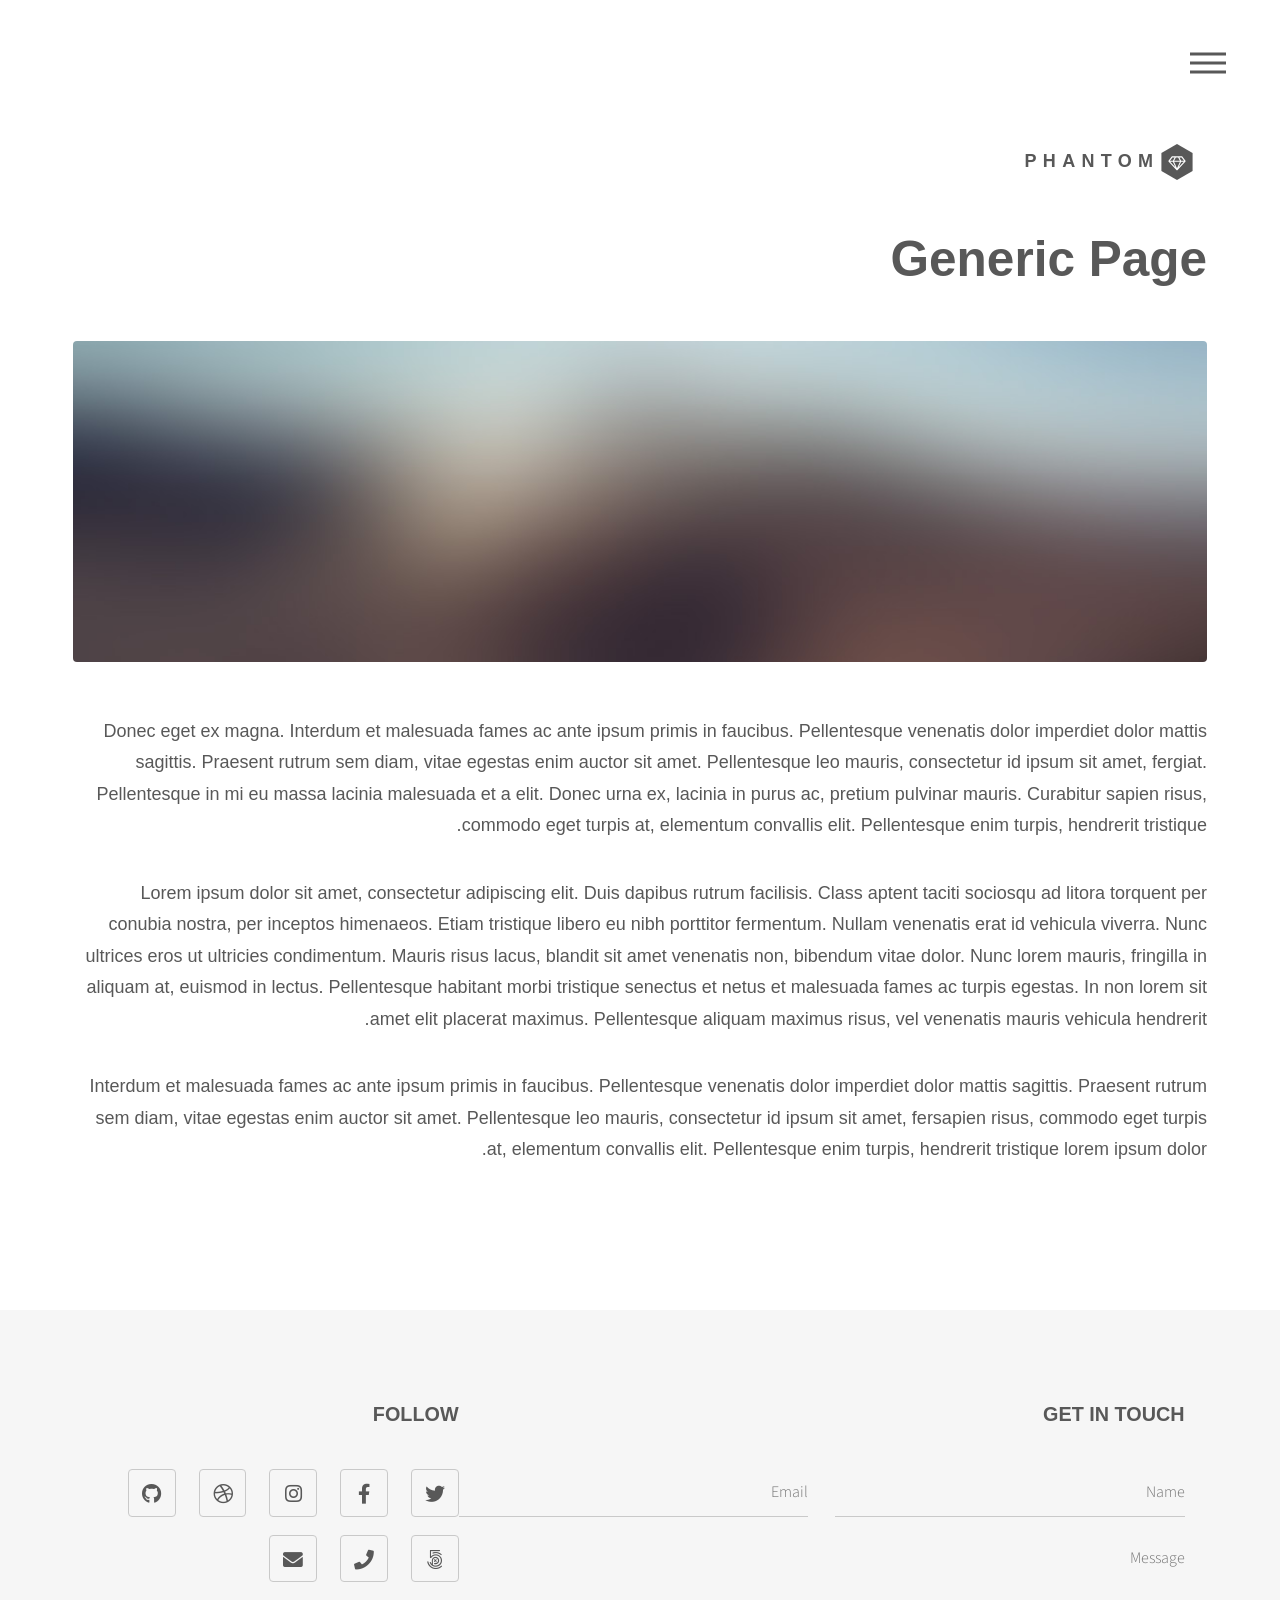
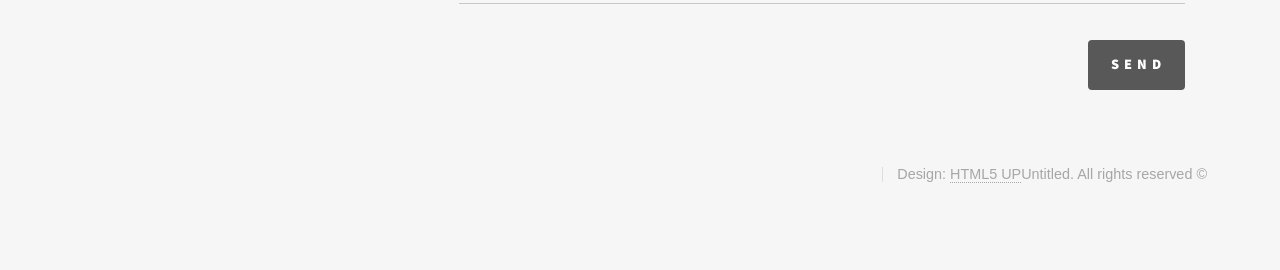
<file: generic.html>
<!DOCTYPE HTML>
<!--
	Phantom by HTML5 UP
	html5up.net | @ajlkn
	Free for personal and commercial use under the CCA 3.0 license (html5up.net/license)
-->
<html>
	<head>
		<title>Generic - Phantom by HTML5 UP</title>
		<meta charset="utf-8" />
		<meta name="viewport" content="width=device-width, initial-scale=1, user-scalable=no" />
		<link rel="stylesheet" href="assets/css/main.css" />
		<noscript><link rel="stylesheet" href="assets/css/noscript.css" /></noscript>
	</head>
	<body class="is-preload">
		<!-- Wrapper -->
			<div id="wrapper">

				<!-- Header -->
					<header id="header">
						<div class="inner">

							<!-- Logo -->
								<a href="index.html" class="logo">
									<span class="symbol"><img src="images/logo.svg" alt="" /></span><span class="title">Phantom</span>
								</a>

							<!-- Nav -->
								<nav>
									<ul>
										<li><a href="#menu">Menu</a></li>
									</ul>
								</nav>

						</div>
					</header>

				<!-- Menu -->
					<nav id="menu">
						<h2>Menu</h2>
						<ul>
							<li><a href="index.html">Home</a></li>
							<li><a href="generic.html">Ipsum veroeros</a></li>
							<li><a href="generic.html">Tempus etiam</a></li>
							<li><a href="generic.html">Consequat dolor</a></li>
							<li><a href="elements.html">Elements</a></li>
						</ul>
					</nav>

				<!-- Main -->
					<div id="main">
						<div class="inner">
							<h1>Generic Page</h1>
							<span class="image main"><img src="images/pic13.jpg" alt="" /></span>
							<p>Donec eget ex magna. Interdum et malesuada fames ac ante ipsum primis in faucibus. Pellentesque venenatis dolor imperdiet dolor mattis sagittis. Praesent rutrum sem diam, vitae egestas enim auctor sit amet. Pellentesque leo mauris, consectetur id ipsum sit amet, fergiat. Pellentesque in mi eu massa lacinia malesuada et a elit. Donec urna ex, lacinia in purus ac, pretium pulvinar mauris. Curabitur sapien risus, commodo eget turpis at, elementum convallis elit. Pellentesque enim turpis, hendrerit tristique.</p>
							<p>Lorem ipsum dolor sit amet, consectetur adipiscing elit. Duis dapibus rutrum facilisis. Class aptent taciti sociosqu ad litora torquent per conubia nostra, per inceptos himenaeos. Etiam tristique libero eu nibh porttitor fermentum. Nullam venenatis erat id vehicula viverra. Nunc ultrices eros ut ultricies condimentum. Mauris risus lacus, blandit sit amet venenatis non, bibendum vitae dolor. Nunc lorem mauris, fringilla in aliquam at, euismod in lectus. Pellentesque habitant morbi tristique senectus et netus et malesuada fames ac turpis egestas. In non lorem sit amet elit placerat maximus. Pellentesque aliquam maximus risus, vel venenatis mauris vehicula hendrerit.</p>
							<p>Interdum et malesuada fames ac ante ipsum primis in faucibus. Pellentesque venenatis dolor imperdiet dolor mattis sagittis. Praesent rutrum sem diam, vitae egestas enim auctor sit amet. Pellentesque leo mauris, consectetur id ipsum sit amet, fersapien risus, commodo eget turpis at, elementum convallis elit. Pellentesque enim turpis, hendrerit tristique lorem ipsum dolor.</p>
						</div>
					</div>

				<!-- Footer -->
					<footer id="footer">
						<div class="inner">
							<section>
								<h2>Get in touch</h2>
								<form method="post" action="#">
									<div class="fields">
										<div class="field half">
											<input type="text" name="name" id="name" placeholder="Name" />
										</div>
										<div class="field half">
											<input type="email" name="email" id="email" placeholder="Email" />
										</div>
										<div class="field">
											<textarea name="message" id="message" placeholder="Message"></textarea>
										</div>
									</div>
									<ul class="actions">
										<li><input type="submit" value="Send" class="primary" /></li>
									</ul>
								</form>
							</section>
							<section>
								<h2>Follow</h2>
								<ul class="icons">
									<li><a href="#" class="icon brands style2 fa-twitter"><span class="label">Twitter</span></a></li>
									<li><a href="#" class="icon brands style2 fa-facebook-f"><span class="label">Facebook</span></a></li>
									<li><a href="#" class="icon brands style2 fa-instagram"><span class="label">Instagram</span></a></li>
									<li><a href="#" class="icon brands style2 fa-dribbble"><span class="label">Dribbble</span></a></li>
									<li><a href="#" class="icon brands style2 fa-github"><span class="label">GitHub</span></a></li>
									<li><a href="#" class="icon brands style2 fa-500px"><span class="label">500px</span></a></li>
									<li><a href="#" class="icon solid style2 fa-phone"><span class="label">Phone</span></a></li>
									<li><a href="#" class="icon solid style2 fa-envelope"><span class="label">Email</span></a></li>
								</ul>
							</section>
							<ul class="copyright">
								<li>&copy; Untitled. All rights reserved</li><li>Design: <a href="http://html5up.net">HTML5 UP</a></li>
							</ul>
						</div>
					</footer>

			</div>

		<!-- Scripts -->
			<script src="assets/js/jquery.min.js"></script>
			<script src="assets/js/browser.min.js"></script>
			<script src="assets/js/breakpoints.min.js"></script>
			<script src="assets/js/util.js"></script>
			<script src="assets/js/main.js"></script>

	</body>
</html>
</file>
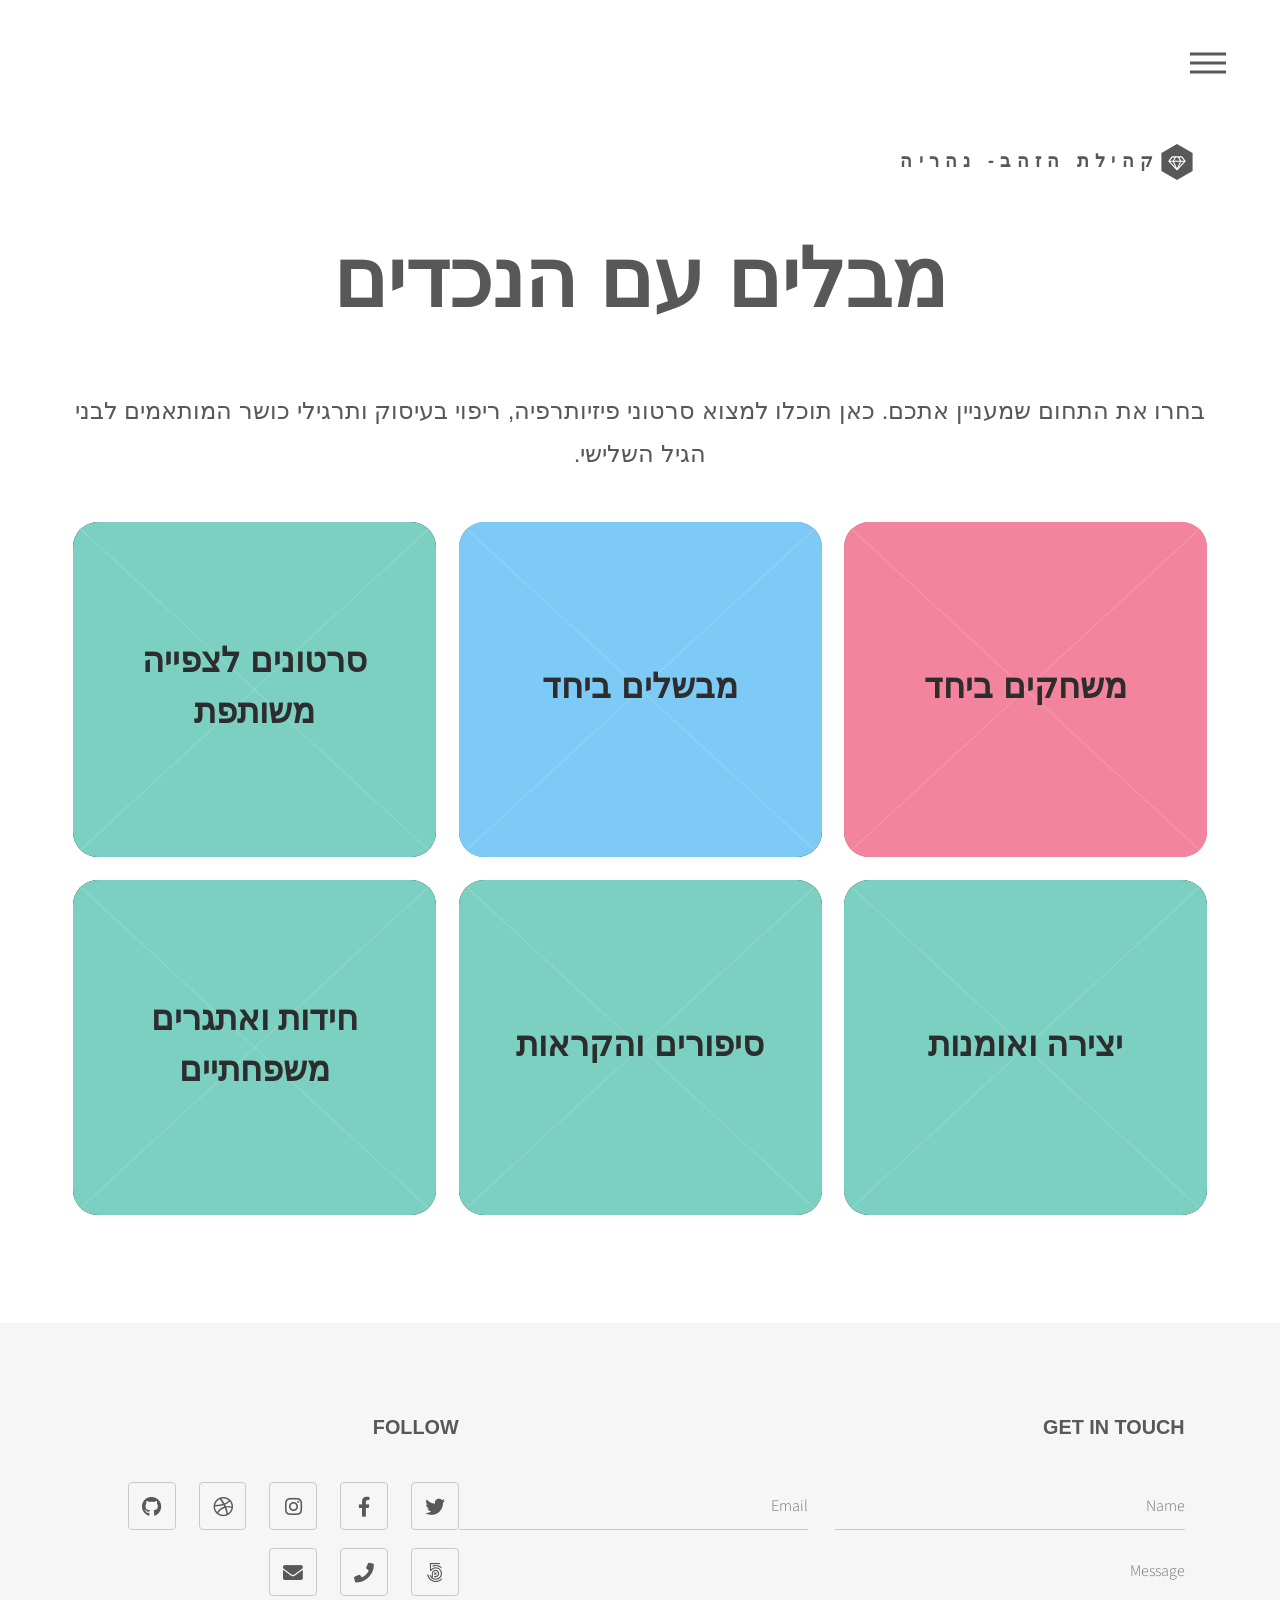
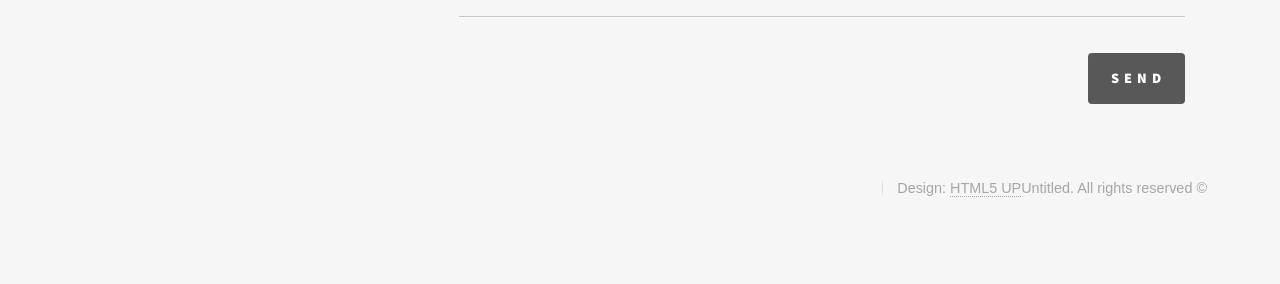
<file: grandchildren.html>
<!DOCTYPE HTML>
<!--
	Phantom by HTML5 UP
	html5up.net | @ajlkn
	Free for personal and commercial use under the CCA 3.0 license (html5up.net/license)
-->
<html lang="he" dir="rtl">
	<head>
		<title>קהילת הזהב- נהריה</title>
		<meta charset="utf-8" />
		<meta name="viewport" content="width=device-width, initial-scale=1, user-scalable=no" />
		<link rel="stylesheet" href="assets/css/main.css" />
		<noscript><link rel="stylesheet" href="assets/css/noscript.css" /></noscript>
	</head>
	<body class="is-preload">
		<!-- Wrapper -->
			<div id="wrapper">

				<!-- Header -->
					<header id="header">
						<div class="inner">

							<!-- Logo -->
								<a href="index.html" class="logo">
									<span class="symbol"><img src="images/logo.svg" alt="" /></span><span class="title">קהילת הזהב- נהריה</span>
								</a>

							<!-- Nav -->
								<nav>
									<ul>
										<li><a href="#menu">תפריט</a></li>
									</ul>
								</nav>

						</div>
					</header>

				<!-- Menu -->
					<nav id="menu">
						<h2>תפריט</h2>
						<ul>
							<li><a href="index.html">דף הבית</a></li>
							<li><a href="generic.html">משחקים ביחד</a></li>
							<li><a href="generic.html">מבשלים ביחד</a></li>
							<li><a href="generic.html">סרטונים לצפייה משותפת</a></li>
								<li><a href="generic.html">יצירה ואומנות</a></li>
							<li><a href="generic.html">סיפורים והקראות</a></li>
							<li><a href="generic.html">חידות ואתגרים משפחתיים</a></li>
							<li><a href="elements.html">צור קשר</a></li>
						</ul>
					</nav>

				<!-- Main -->
					<div id="main">
						<div class="inner">
							<header>
								<h1>מבלים עם הנכדים<br />
								</h1>
								<p><p>
בחרו את התחום שמעניין אתכם.
כאן תוכלו למצוא סרטוני פיזיותרפיה, ריפוי בעיסוק ותרגילי כושר המותאמים לבני הגיל השלישי.
</p></p>
							</header>
							<section class="tiles">
								<article class="style1">
									<span class="image">
										<img src="images/pic01.jpg" alt="משחקים ביחד" />
									</span>
									<a href="generic.html">
										<h2>משחקים ביחד</h2>
										<div class="content">
											<p>רעיונות למשחקי קופסה, משחקי קלפים, משחקי זיכרון ופעילויות משותפות לכל המשפחה.</p>
										</div>
									</a>
								</article>
								<article class="style2">
									<span class="image">
										<img src="images/pic02.jpg" alt="מבשלים ביחד" />
									</span>
									<a href="generic.html">
										<h2>מבשלים ביחד</h2>
										<div class="content">
											<p>מתכונים פשוטים וטעימים להכנה משותפת עם הנכדים, עם דגש על חוויה משפחתית.</p>
										</div>
									</a>
								</article>
								<article class="style3">
									<span class="image">
										<img src="images/pic03.jpg" alt="סרטונים לצפייה משותפת" />
									</span>
									<a href="generic.html">
										<h2>סרטונים לצפייה משותפת</h2>
										<div class="content">
											<p>אוסף סרטונים, שירים, סיפורים ותכנים מהנים המתאימים לצפייה משותפת.</p>
										</div>
									</a>
								</article>

								<article class="style3">
									<span class="image">
										<img src="images/pic03.jpg" alt="יצירה ואומנות" />
									</span>
									<a href="generic.html">
										<h2>יצירה ואומנות</h2>
										<div class="content">
											<p>עבודות יצירה, ציור, קיפולי נייר ורעיונות להכנת מזכרות משפחתיות.</p>
										</div>
									</a>
								</article>
								<article class="style3">
									<span class="image">
										<img src="images/pic03.jpg" alt="סיפורים והקראות" />
									</span>
									<a href="generic.html">
										<h2>סיפורים והקראות</h2>
										<div class="content">
											<p>סיפורי ילדים, אגדות וספרים מומלצים לקריאה משותפת.</p>
										</div>
									</a>
								</article>
								<article class="style3">
									<span class="image">
										<img src="images/pic03.jpg" alt="חידות ואתגרים משפחתיים" />
									</span>
									<a href="generic.html">
										<h2>חידות ואתגרים משפחתיים</h2>
										<div class="content">
											<p>חידות, משחקי חשיבה ואתגרים קצרים לפתרון משותף.</p>
										</div>
									</a>
								</article>
			
							</section>
						</div>
					</div>

				<!-- Footer -->
					<footer id="footer">
						<div class="inner">
							<section>
								<h2>Get in touch</h2>
								<form method="post" action="#">
									<div class="fields">
										<div class="field half">
											<input type="text" name="name" id="name" placeholder="Name" />
										</div>
										<div class="field half">
											<input type="email" name="email" id="email" placeholder="Email" />
										</div>
										<div class="field">
											<textarea name="message" id="message" placeholder="Message"></textarea>
										</div>
									</div>
									<ul class="actions">
										<li><input type="submit" value="Send" class="primary" /></li>
									</ul>
								</form>
							</section>
							<section>
								<h2>Follow</h2>
								<ul class="icons">
									<li><a href="#" class="icon brands style2 fa-twitter"><span class="label">Twitter</span></a></li>
									<li><a href="#" class="icon brands style2 fa-facebook-f"><span class="label">Facebook</span></a></li>
									<li><a href="#" class="icon brands style2 fa-instagram"><span class="label">Instagram</span></a></li>
									<li><a href="#" class="icon brands style2 fa-dribbble"><span class="label">Dribbble</span></a></li>
									<li><a href="#" class="icon brands style2 fa-github"><span class="label">GitHub</span></a></li>
									<li><a href="#" class="icon brands style2 fa-500px"><span class="label">500px</span></a></li>
									<li><a href="#" class="icon solid style2 fa-phone"><span class="label">Phone</span></a></li>
									<li><a href="#" class="icon solid style2 fa-envelope"><span class="label">Email</span></a></li>
								</ul>
							</section>
							<ul class="copyright">
								<li>&copy; Untitled. All rights reserved</li><li>Design: <a href="http://html5up.net">HTML5 UP</a></li>
							</ul>
						</div>
					</footer>

			</div>

		<!-- Scripts -->
			<script src="assets/js/jquery.min.js"></script>
			<script src="assets/js/browser.min.js"></script>
			<script src="assets/js/breakpoints.min.js"></script>
			<script src="assets/js/util.js"></script>
			<script src="assets/js/main.js"></script>

	</body>
</html>
</file>
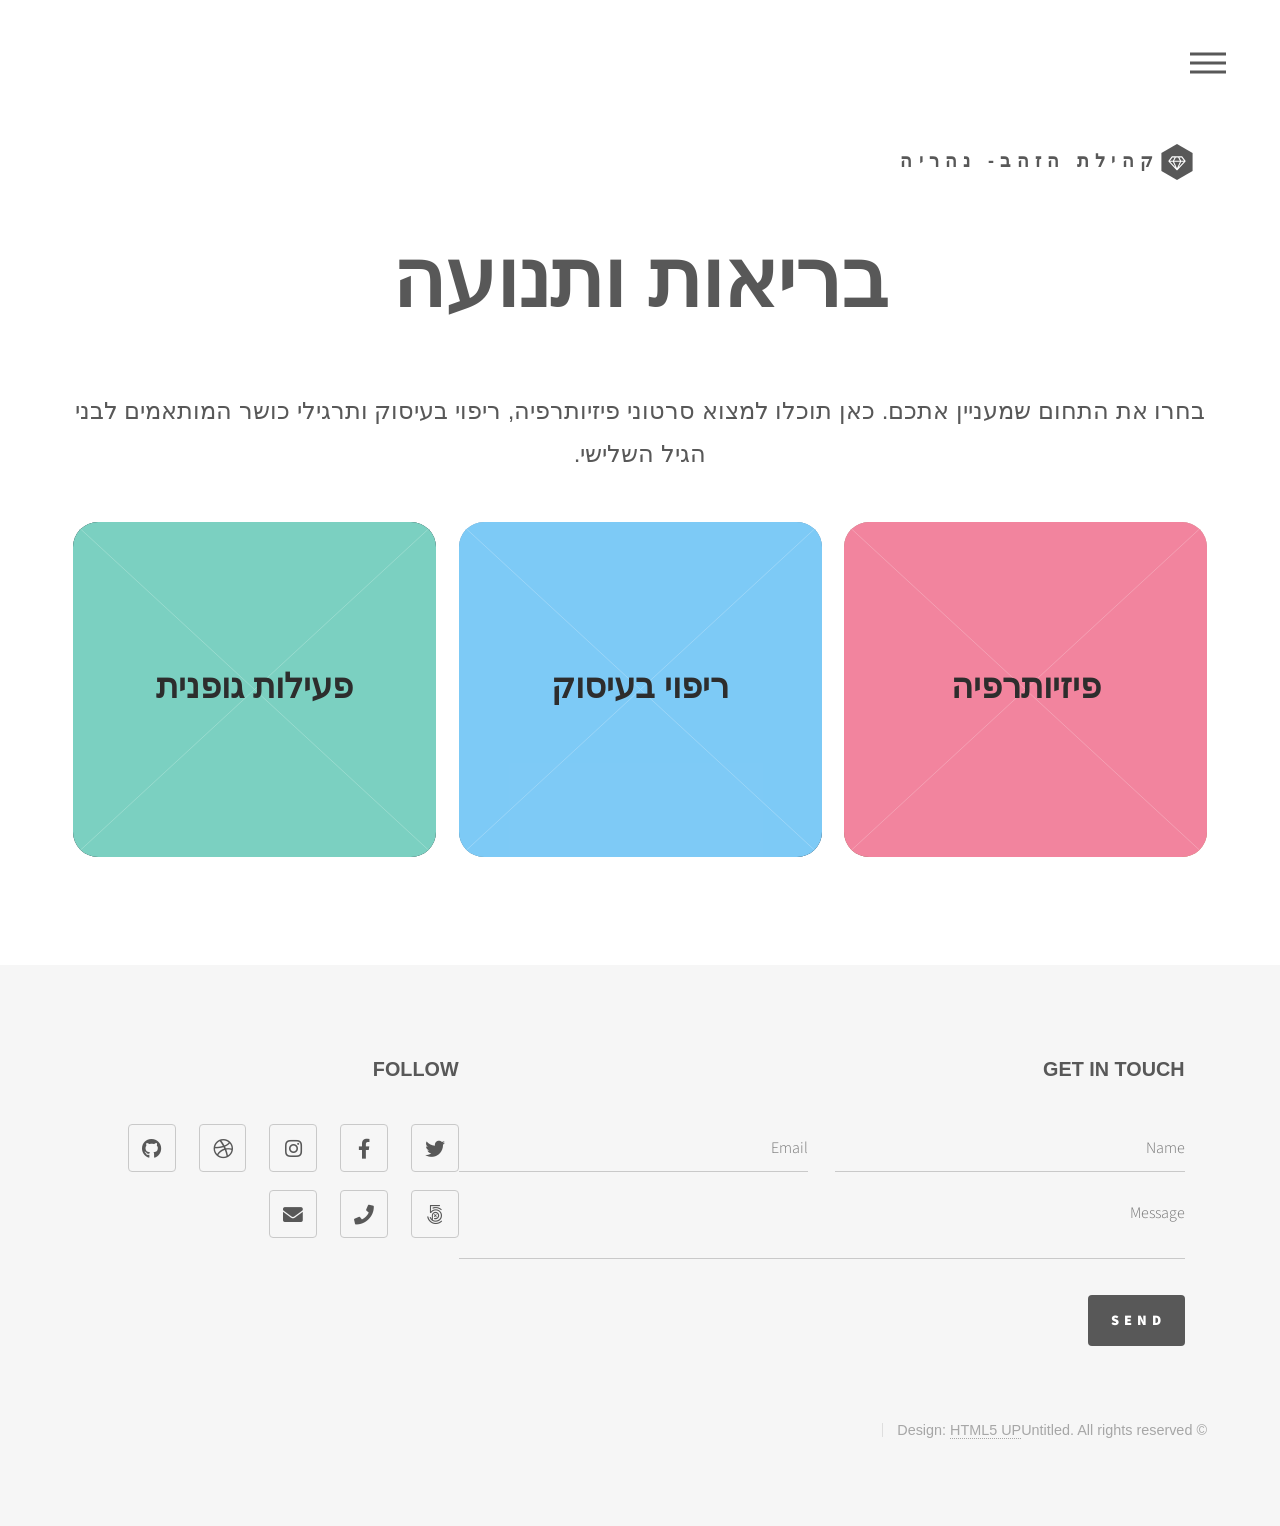
<file: health.html>
<!DOCTYPE HTML>
<!--
	Phantom by HTML5 UP
	html5up.net | @ajlkn
	Free for personal and commercial use under the CCA 3.0 license (html5up.net/license)
-->
<html lang="he" dir="rtl">
	<head>
		<title>קהילת הזהב- נהריה</title>
		<meta charset="utf-8" />
		<meta name="viewport" content="width=device-width, initial-scale=1, user-scalable=no" />
		<link rel="stylesheet" href="assets/css/main.css" />
		<noscript><link rel="stylesheet" href="assets/css/noscript.css" /></noscript>
	</head>
	<body class="is-preload">
		<!-- Wrapper -->
			<div id="wrapper">

				<!-- Header -->
					<header id="header">
						<div class="inner">

							<!-- Logo -->
								<a href="index.html" class="logo">
									<span class="symbol"><img src="images/logo.svg" alt="" /></span><span class="title">קהילת הזהב- נהריה</span>
								</a>

							<!-- Nav -->
								<nav>
									<ul>
										<li><a href="#menu">תפריט</a></li>
									</ul>
								</nav>

						</div>
					</header>

				<!-- Menu -->
					<nav id="menu">
						<h2>תפריט</h2>
						<ul>
							<li><a href="index.html">דף הבית</a></li>
							<li><a href="generic.html">פיזיותרפיה</a></li>
							<li><a href="generic.html">ריפוי בעיסוק</a></li>
							<li><a href="generic.html">פעילות גופנית</a></li>
							<li><a href="elements.html">צור קשר</a></li>
						</ul>
					</nav>

				<!-- Main -->
					<div id="main">
						<div class="inner">
							<header>
								<h1>בריאות ותנועה<br />
								</h1>
								<p><p>
בחרו את התחום שמעניין אתכם.
כאן תוכלו למצוא סרטוני פיזיותרפיה, ריפוי בעיסוק ותרגילי כושר המותאמים לבני הגיל השלישי.
</p></p>
							</header>
							<section class="tiles">
								<article class="style1">
									<span class="image">
										<img src="images/pic01.jpg" alt="פיזיותרפיה" />
									</span>
									<a href="generic.html">
										<h2>פיזיותרפיה</h2>
										<div class="content">
											<p>תרגילים לשיפור התנועה, שיווי המשקל והפחתת כאבים.</p>
										</div>
									</a>
								</article>
								<article class="style2">
									<span class="image">
										<img src="images/pic02.jpg" alt="ריפוי בעיסוק" />
									</span>
									<a href="generic.html">
										<h2>ריפוי בעיסוק</h2>
										<div class="content">
											<p>תרגילים לשיפור התפקוד היומיומי, המוטוריקה והקואורדינציה.</p>
										</div>
									</a>
								</article>
								<article class="style3">
									<span class="image">
										<img src="images/pic03.jpg" alt="פעילות גופנית" />
									</span>
									<a href="generic.html">
										<h2>פעילות גופנית</h2>
										<div class="content">
											<p> אימונים קלים לחיזוק השרירים, הגמישות והסיבולת.</p>
										</div>
									</a>
								</article>
			
							</section>
						</div>
					</div>

				<!-- Footer -->
					<footer id="footer">
						<div class="inner">
							<section>
								<h2>Get in touch</h2>
								<form method="post" action="#">
									<div class="fields">
										<div class="field half">
											<input type="text" name="name" id="name" placeholder="Name" />
										</div>
										<div class="field half">
											<input type="email" name="email" id="email" placeholder="Email" />
										</div>
										<div class="field">
											<textarea name="message" id="message" placeholder="Message"></textarea>
										</div>
									</div>
									<ul class="actions">
										<li><input type="submit" value="Send" class="primary" /></li>
									</ul>
								</form>
							</section>
							<section>
								<h2>Follow</h2>
								<ul class="icons">
									<li><a href="#" class="icon brands style2 fa-twitter"><span class="label">Twitter</span></a></li>
									<li><a href="#" class="icon brands style2 fa-facebook-f"><span class="label">Facebook</span></a></li>
									<li><a href="#" class="icon brands style2 fa-instagram"><span class="label">Instagram</span></a></li>
									<li><a href="#" class="icon brands style2 fa-dribbble"><span class="label">Dribbble</span></a></li>
									<li><a href="#" class="icon brands style2 fa-github"><span class="label">GitHub</span></a></li>
									<li><a href="#" class="icon brands style2 fa-500px"><span class="label">500px</span></a></li>
									<li><a href="#" class="icon solid style2 fa-phone"><span class="label">Phone</span></a></li>
									<li><a href="#" class="icon solid style2 fa-envelope"><span class="label">Email</span></a></li>
								</ul>
							</section>
							<ul class="copyright">
								<li>&copy; Untitled. All rights reserved</li><li>Design: <a href="http://html5up.net">HTML5 UP</a></li>
							</ul>
						</div>
					</footer>

			</div>

		<!-- Scripts -->
			<script src="assets/js/jquery.min.js"></script>
			<script src="assets/js/browser.min.js"></script>
			<script src="assets/js/breakpoints.min.js"></script>
			<script src="assets/js/util.js"></script>
			<script src="assets/js/main.js"></script>

	</body>
</html>
</file>
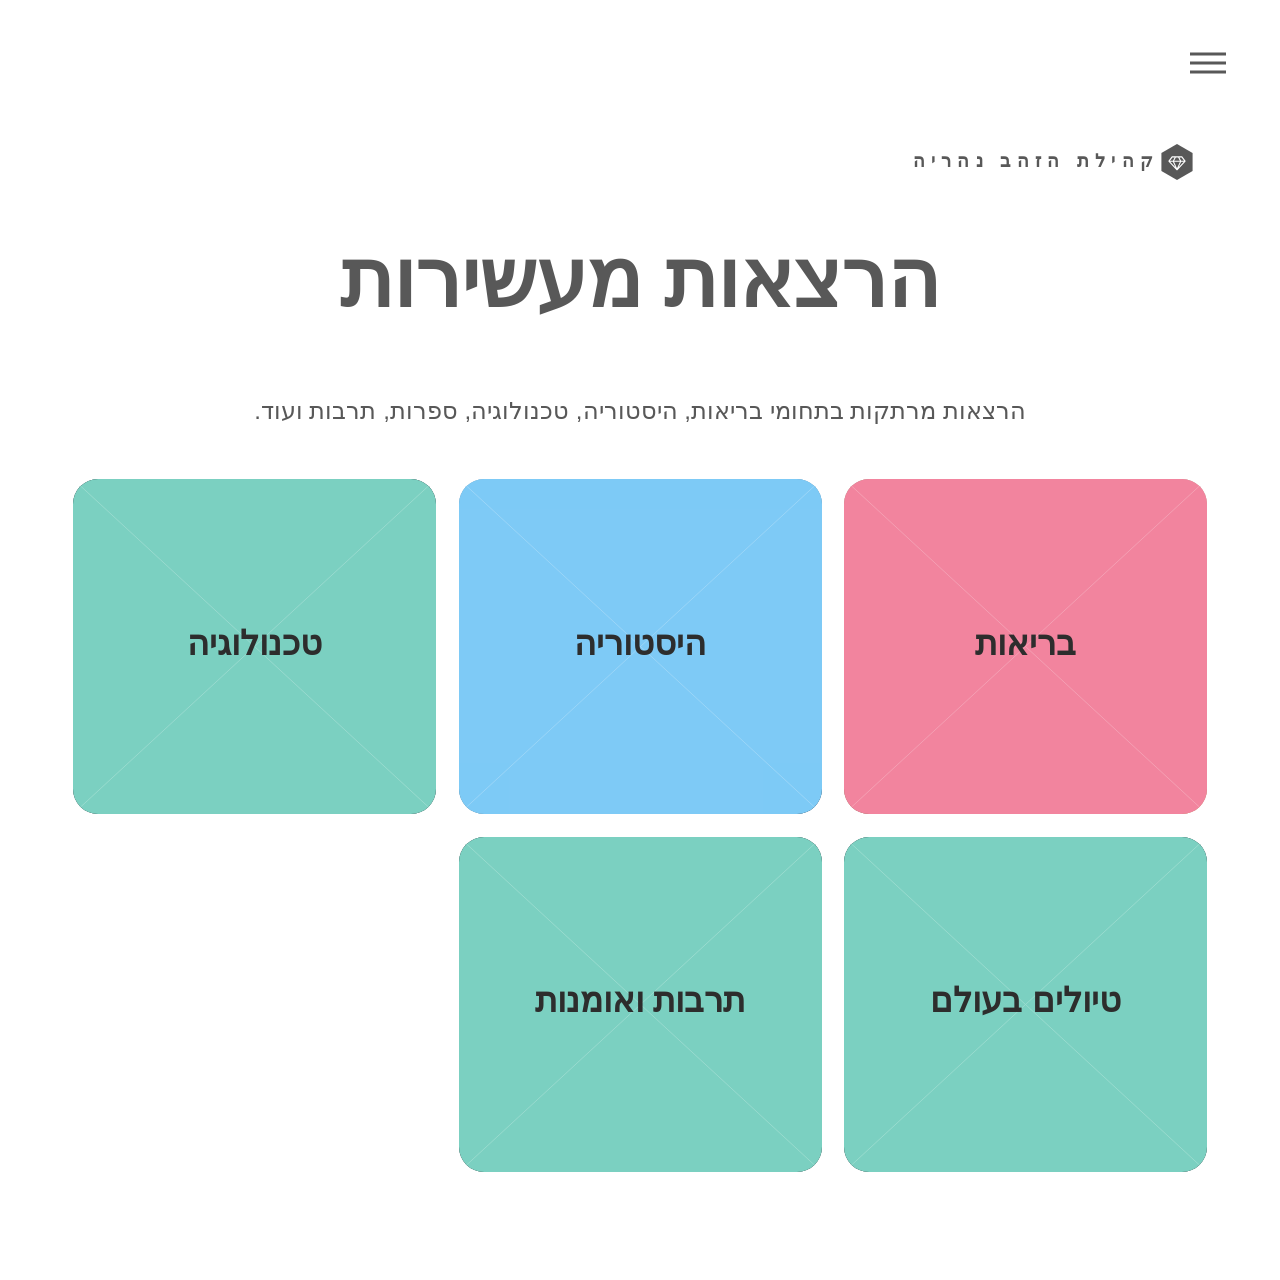
<file: lectures.html>
<!DOCTYPE HTML>
<!--
	Phantom by HTML5 UP
	html5up.net | @ajlkn
	Free for personal and commercial use under the CCA 3.0 license (html5up.net/license)
-->
<html lang="he" dir="rtl">
	<head>
		<title>קהילת הזהב- נהריה</title>
		<meta charset="utf-8" />
		<meta name="viewport" content="width=device-width, initial-scale=1, user-scalable=no" />
		<link rel="stylesheet" href="assets/css/main.css" />
		<noscript><link rel="stylesheet" href="assets/css/noscript.css" /></noscript>
	</head>
	<body class="is-preload">
		<!-- Wrapper -->
			<div id="wrapper">

				<!-- Header -->
					<header id="header">
						<div class="inner">

							<!-- Logo -->
								<a href="index.html" class="logo">
									<span class="symbol"><img src="images/logo.svg" alt="" /></span><span class="title">קהילת הזהב נהריה</span>
								</a>

							<!-- Nav -->
								<nav>
									<ul>
										<li><a href="#menu">תפריט</a></li>
									</ul>
								</nav>

						</div>
					</header>

				<!-- Menu -->
					<nav id="menu">
						<h2>תפריט</h2>
						<ul>
							<li><a href="index.html">דף הבית</a></li>
							<li><a href="generic.html">בריאות</a></li>
							<li><a href="generic.html">היסטוריה</a></li>
							<li><a href="generic.html">טכנולוגיה</a></li>
							<li><a href="generic.html">ספרות</a></li>
							<li><a href="generic.html">טיולים בעולם</a></li>
							<li><a href="generic.html">תרבות ואומנות</a></li>
							<li><a href="elements.html">צור קשר</a></li>
						</ul>
					</nav>

				<!-- Main -->
					<div id="main">
						<div class="inner">
							<header>
								<h1>הרצאות מעשירות<br />
								</h1>
								<p><p>
הרצאות מרתקות בתחומי בריאות, היסטוריה, טכנולוגיה, ספרות, תרבות ועוד.
</p></p>
							</header>
							<section class="tiles">
								<article class="style1">
									<span class="image">
										<img src="images/pic01.jpg" alt="פ" />
									</span>
									<a href="generic.html">
										<h2>בריאות</h2>
										<div class="content">
											<p>הרצאות בנושאי בריאות, תזונה, פעילות גופנית ואורח חיים בריא.</p>
										</div>
									</a>
								</article>
								<article class="style2">
									<span class="image">
										<img src="images/pic02.jpg" alt="היסטוריה" />
									</span>
									<a href="generic.html">
										<h2>היסטוריה</h2>
										<div class="content">
											<p>סיפורים מרתקים על אירועים, תקופות ואישים שהשפיעו על העולם.</p>
										</div>
									</a>
								</article>
								<article class="style3">
									<span class="image">
										<img src="images/pic03.jpg" alt="טכנולוגיה" />
									</span>
									<a href="generic.html">
										<h2>טכנולוגיה</h2>
										<div class="content">
											<p>הכרת טכנולוגיות חדשות, שימוש בטלפון החכם, מחשב ובינה מלאכותית.</p>
										</div>
									</a>
								</article>

										</a>
								</article>
								<article class="style3">
									<span class="image">
										<img src="images/pic03.jpg" alt="טיולים בעולם" />
									</span>
									<a href="generic.html">
										<h2>טיולים בעולם</h2>
										<div class="content">
											<p>מסעות וירטואליים, תרבויות, אתרי טבע ומקומות מיוחדים ברחבי העולם.</p>
										</div>
									</a>
								</article>
										</a>
								</article>
								<article class="style3">
									<span class="image">
										<img src="images/pic03.jpg" alt="תרבות ואומנות" />
									</span>
									<a href="generic.html">
										<h2>תרבות ואומנות</h2>
										<div class="content">
											<p>הרצאות על אומנות, מוזיקה, קולנוע, תיאטרון ויצירה ישראלית ועולמית.</p>
										</div>
									</a>
								</article>
			
							</section>
						</div>
					</div>


		<!-- Scripts -->
			<script src="assets/js/jquery.min.js"></script>
			<script src="assets/js/browser.min.js"></script>
			<script src="assets/js/breakpoints.min.js"></script>
			<script src="assets/js/util.js"></script>
			<script src="assets/js/main.js"></script>

	</body>
</html>
</file>
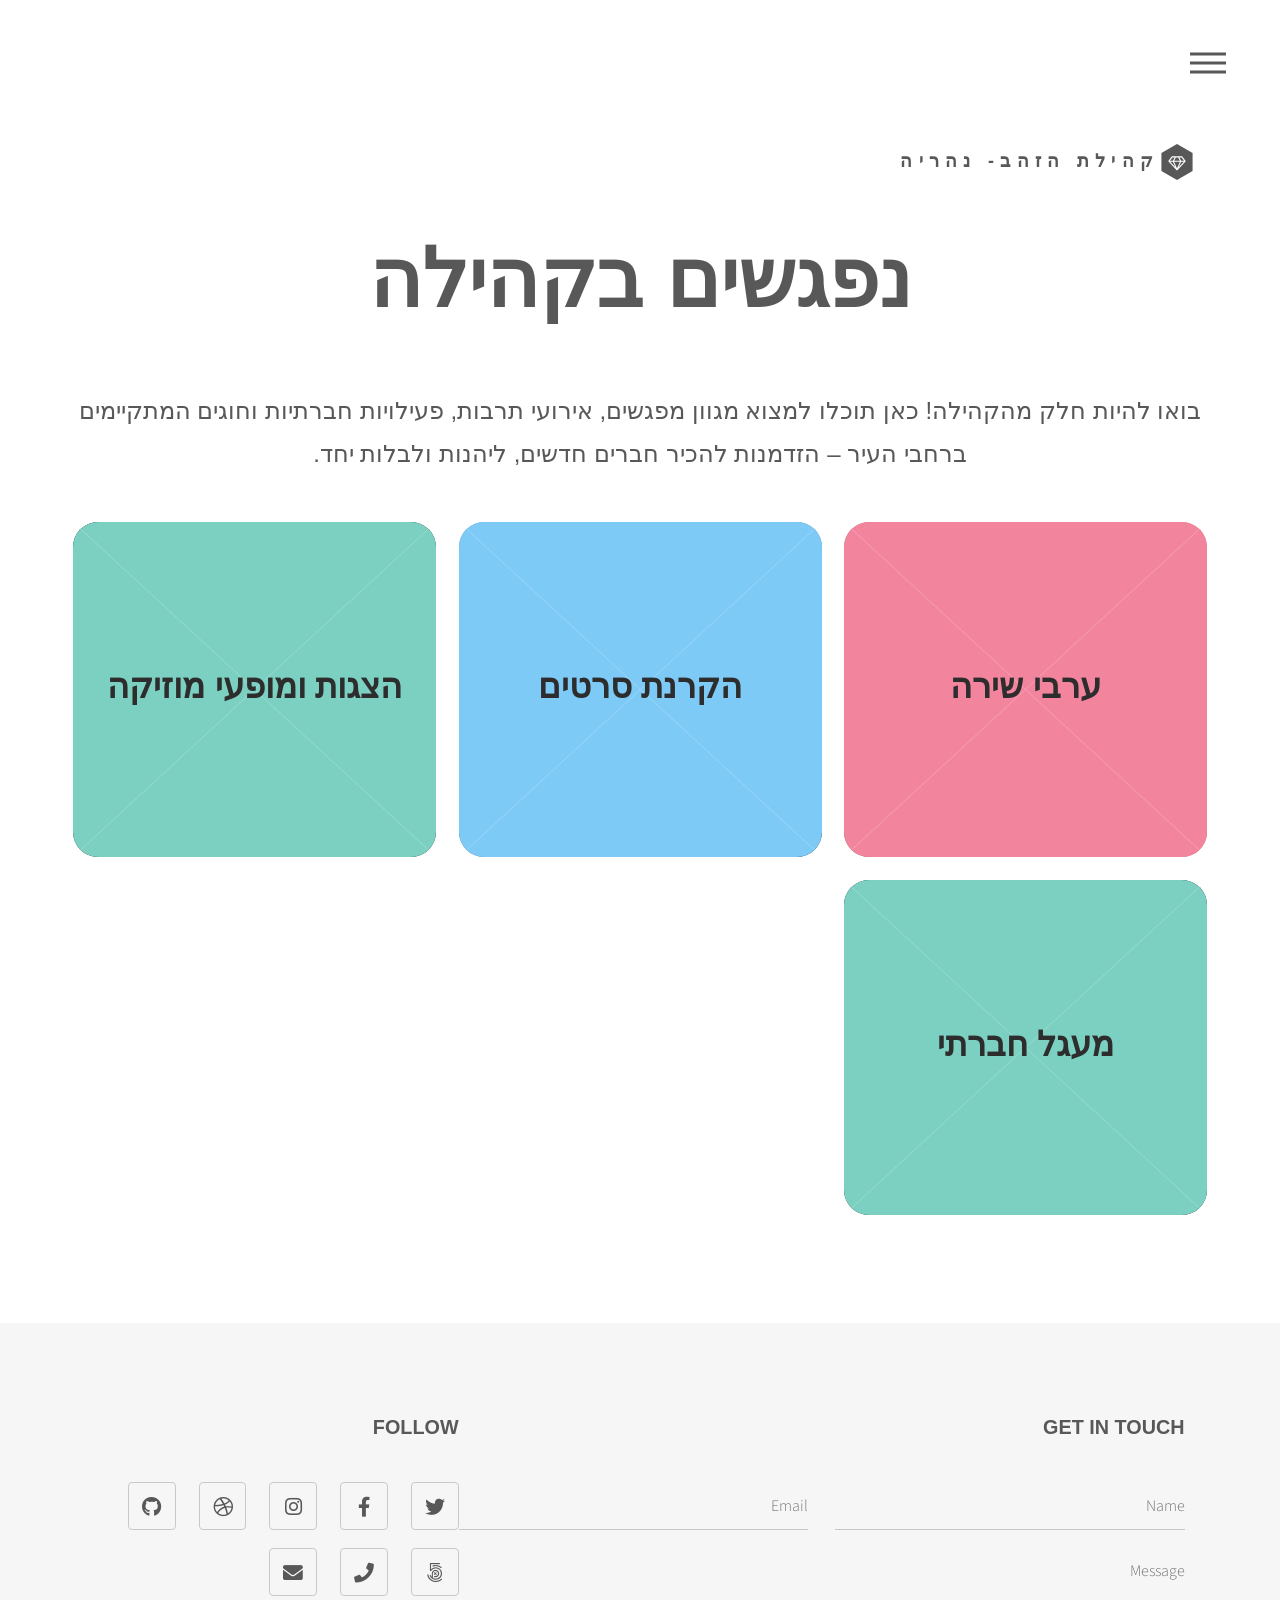
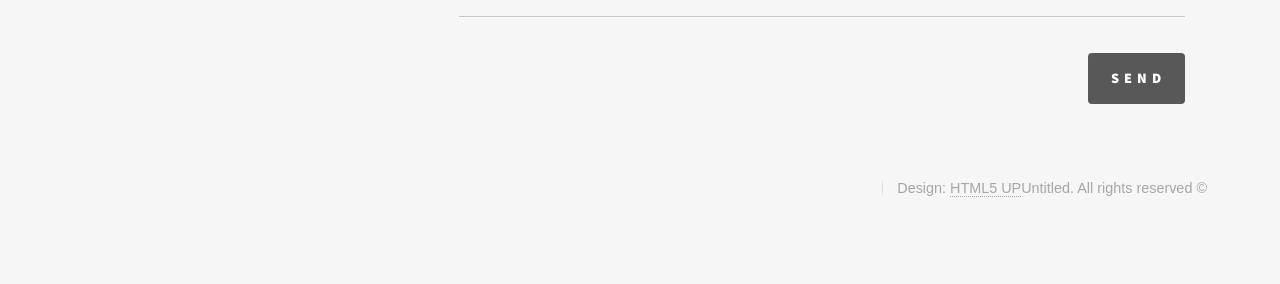
<file: meetings.html>
<!DOCTYPE HTML>
<!--
	Phantom by HTML5 UP
	html5up.net | @ajlkn
	Free for personal and commercial use under the CCA 3.0 license (html5up.net/license)
-->
<html lang="he" dir="rtl">
	<head>
		<title>קהילת הזהב- נהריה</title>
		<meta charset="utf-8" />
		<meta name="viewport" content="width=device-width, initial-scale=1, user-scalable=no" />
		<link rel="stylesheet" href="assets/css/main.css" />
		<noscript><link rel="stylesheet" href="assets/css/noscript.css" /></noscript>
	</head>
	<body class="is-preload">
		<!-- Wrapper -->
			<div id="wrapper">

				<!-- Header -->
					<header id="header">
						<div class="inner">

							<!-- Logo -->
								<a href="index.html" class="logo">
									<span class="symbol"><img src="images/logo.svg" alt="" /></span><span class="title">קהילת הזהב- נהריה</span>
								</a>

							<!-- Nav -->
								<nav>
									<ul>
										<li><a href="#menu">תפריט</a></li>
									</ul>
								</nav>

						</div>
					</header>

				<!-- Menu -->
					<nav id="menu">
						<h2>תפריט</h2>
						<ul>
							<li><a href="index.html">דף הבית</a></li>
							<li><a href="generic.html">ערבי שירה</a></li>
							<li><a href="generic.html">הקרנת סרטים</a></li>
							<li><a href="generic.html">הצגות ומופעי מוזיקה</a></li>
							<li><a href="generic.html">מעגל חברתי</a></li>
							<li><a href="elements.html">צור קשר</a></li>
						</ul>
					</nav>

				<!-- Main -->
					<div id="main">
						<div class="inner">
							<header>
								<h1>נפגשים בקהילה<br />
								</h1>
								<p><p>
בואו להיות חלק מהקהילה! כאן תוכלו למצוא מגוון מפגשים, אירועי תרבות, פעילויות חברתיות וחוגים המתקיימים ברחבי העיר – הזדמנות להכיר חברים חדשים, ליהנות ולבלות יחד.
</p></p>
							</header>
							<section class="tiles">
								<article class="style1">
									<span class="image">
										<img src="images/pic01.jpg" alt="ערבי שירה" />
									</span>
									<a href="generic.html">
										<h2>ערבי שירה</h2>
										<div class="content">
											<p>הצטרפו לערבי שירה בציבור, שירי ארץ ישראל ומפגשים מוזיקליים באווירה חמה ומהנה.</p>
										</div>
									</a>
								</article>
								<article class="style2">
									<span class="image">
										<img src="images/pic02.jpg" alt="הקרנת סרטים" />
									</span>
									<a href="generic.html">
										<h2>הקרנת סרטים</h2>
										<div class="content">
											<p>הקרנות של סרטים ישראליים, קלאסיקות, סרטי טבע וסרטי תרבות בליווי מפגש חברתי.</p>
										</div>
									</a>
								</article>
								<article class="style3">
									<span class="image">
										<img src="images/pic03.jpg" alt="הצגות ומופעי מוזיקה" />
									</span>
									<a href="generic.html">
										<h2>הצגות ומופעי מוזיקה</h2>
										<div class="content">
											<p> מגוון הצגות, קונצרטים, מופעי זמר ומופעי בידור המתקיימים בעיר.</p>
										</div>
									</a>
								</article>
									<article class="style3">
									<span class="image">
										<img src="images/pic03.jpg" alt="מעגל חברתי" />
									</span>
									<a href="generic.html">
										<h2>מעגל חברתי</h2>
										<div class="content">
											<p> מפגשי היכרות, שיחות, קפה משותף ופעילויות חברתיות ליצירת חברויות חדשות.</p>
										</div>
									</a>
								</article>
			
							</section>
						</div>
					</div>

				<!-- Footer -->
					<footer id="footer">
						<div class="inner">
							<section>
								<h2>Get in touch</h2>
								<form method="post" action="#">
									<div class="fields">
										<div class="field half">
											<input type="text" name="name" id="name" placeholder="Name" />
										</div>
										<div class="field half">
											<input type="email" name="email" id="email" placeholder="Email" />
										</div>
										<div class="field">
											<textarea name="message" id="message" placeholder="Message"></textarea>
										</div>
									</div>
									<ul class="actions">
										<li><input type="submit" value="Send" class="primary" /></li>
									</ul>
								</form>
							</section>
							<section>
								<h2>Follow</h2>
								<ul class="icons">
									<li><a href="#" class="icon brands style2 fa-twitter"><span class="label">Twitter</span></a></li>
									<li><a href="#" class="icon brands style2 fa-facebook-f"><span class="label">Facebook</span></a></li>
									<li><a href="#" class="icon brands style2 fa-instagram"><span class="label">Instagram</span></a></li>
									<li><a href="#" class="icon brands style2 fa-dribbble"><span class="label">Dribbble</span></a></li>
									<li><a href="#" class="icon brands style2 fa-github"><span class="label">GitHub</span></a></li>
									<li><a href="#" class="icon brands style2 fa-500px"><span class="label">500px</span></a></li>
									<li><a href="#" class="icon solid style2 fa-phone"><span class="label">Phone</span></a></li>
									<li><a href="#" class="icon solid style2 fa-envelope"><span class="label">Email</span></a></li>
								</ul>
							</section>
							<ul class="copyright">
								<li>&copy; Untitled. All rights reserved</li><li>Design: <a href="http://html5up.net">HTML5 UP</a></li>
							</ul>
						</div>
					</footer>

			</div>

		<!-- Scripts -->
			<script src="assets/js/jquery.min.js"></script>
			<script src="assets/js/browser.min.js"></script>
			<script src="assets/js/breakpoints.min.js"></script>
			<script src="assets/js/util.js"></script>
			<script src="assets/js/main.js"></script>

	</body>
</html>
</file>
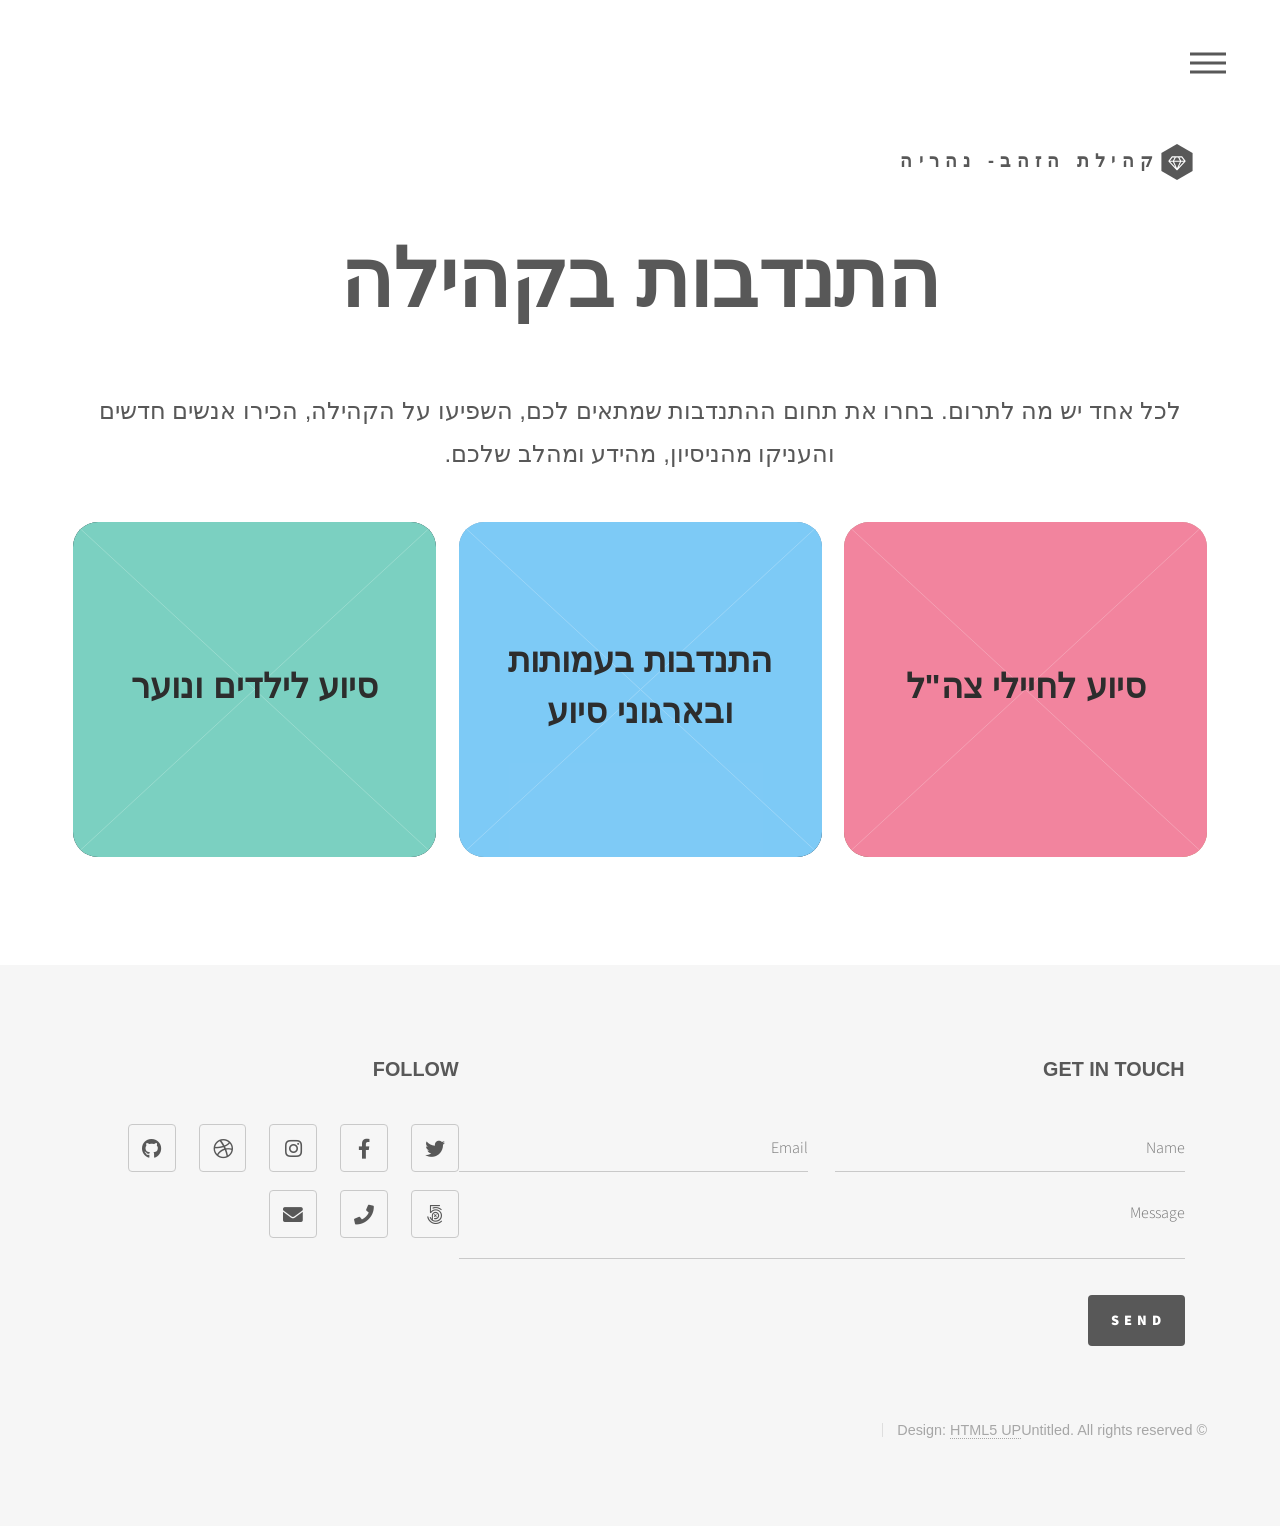
<file: volunteer.html>
<!DOCTYPE HTML>
<!--
	Phantom by HTML5 UP
	html5up.net | @ajlkn
	Free for personal and commercial use under the CCA 3.0 license (html5up.net/license)
-->
<html lang="he" dir="rtl">
	<head>
		<title>קהילת הזהב- נהריה</title>
		<meta charset="utf-8" />
		<meta name="viewport" content="width=device-width, initial-scale=1, user-scalable=no" />
		<link rel="stylesheet" href="assets/css/main.css" />
		<noscript><link rel="stylesheet" href="assets/css/noscript.css" /></noscript>
	</head>
	<body class="is-preload">
		<!-- Wrapper -->
			<div id="wrapper">

				<!-- Header -->
					<header id="header">
						<div class="inner">

							<!-- Logo -->
								<a href="index.html" class="logo">
									<span class="symbol"><img src="images/logo.svg" alt="" /></span><span class="title">קהילת הזהב- נהריה</span>
								</a>

							<!-- Nav -->
								<nav>
									<ul>
										<li><a href="#menu">תפריט</a></li>
									</ul>
								</nav>

						</div>
					</header>

				<!-- Menu -->
					<nav id="menu">
						<h2>תפריט</h2>
						<ul>
							<li><a href="index.html">דף הבית</a></li>
							<li><a href="generic.html">פיזיותרפיה</a></li>
							<li><a href="generic.html">ריפוי בעיסוק</a></li>
							<li><a href="generic.html">פעילות גופנית</a></li>
							<li><a href="elements.html">צור קשר</a></li>
						</ul>
					</nav>

				<!-- Main -->
					<div id="main">
						<div class="inner">
							<header>
								<h1>התנדבות בקהילה<br />
								</h1>
								<p><p>
לכל אחד יש מה לתרום. בחרו את תחום ההתנדבות שמתאים לכם, השפיעו על הקהילה, הכירו אנשים חדשים והעניקו מהניסיון, מהידע ומהלב שלכם.
</p></p>
							</header>
							<section class="tiles">
								<article class="style1">
									<span class="image">
										<img src="images/pic01.jpg" alt="סיוע לחיילי צה" />
									</span>
									<a href="generic.html">
										<h2>סיוע לחיילי צה"ל</h2>
										<div class="content">
											<p>התנדבות בהכנת ארוחות לחיילים, אריזת מארזים, סיוע לוגיסטי ופעילויות תמיכה בכוחות הביטחון.</p>
										</div>
									</a>
								</article>
								<article class="style2">
									<span class="image">
										<img src="images/pic02.jpg" alt="התנדבות בעמותות ובארגוני סיוע" />
									</span>
									<a href="generic.html">
										<h2>התנדבות בעמותות ובארגוני סיוע</h2>
										<div class="content">
											<p>השתלבות בפעילויות של עמותות, בתי חולים, מחלקות רווחה וארגונים קהילתיים למען תושבי העיר.</p>
										</div>
									</a>
								</article>
								<article class="style3">
									<span class="image">
										<img src="images/pic03.jpg" alt="סיוע לילדים ונוער" />
									</span>
									<a href="generic.html">
										<h2>סיוע לילדים ונוער</h2>
										<div class="content">
											<p>חונכות אישית, עזרה בשיעורי בית, הקראת סיפורים והעברת ידע וניסיון לדור הצעיר.</p>
										</div>
									</a>
								</article>
			
							</section>
						</div>
					</div>

				<!-- Footer -->
					<footer id="footer">
						<div class="inner">
							<section>
								<h2>Get in touch</h2>
								<form method="post" action="#">
									<div class="fields">
										<div class="field half">
											<input type="text" name="name" id="name" placeholder="Name" />
										</div>
										<div class="field half">
											<input type="email" name="email" id="email" placeholder="Email" />
										</div>
										<div class="field">
											<textarea name="message" id="message" placeholder="Message"></textarea>
										</div>
									</div>
									<ul class="actions">
										<li><input type="submit" value="Send" class="primary" /></li>
									</ul>
								</form>
							</section>
							<section>
								<h2>Follow</h2>
								<ul class="icons">
									<li><a href="#" class="icon brands style2 fa-twitter"><span class="label">Twitter</span></a></li>
									<li><a href="#" class="icon brands style2 fa-facebook-f"><span class="label">Facebook</span></a></li>
									<li><a href="#" class="icon brands style2 fa-instagram"><span class="label">Instagram</span></a></li>
									<li><a href="#" class="icon brands style2 fa-dribbble"><span class="label">Dribbble</span></a></li>
									<li><a href="#" class="icon brands style2 fa-github"><span class="label">GitHub</span></a></li>
									<li><a href="#" class="icon brands style2 fa-500px"><span class="label">500px</span></a></li>
									<li><a href="#" class="icon solid style2 fa-phone"><span class="label">Phone</span></a></li>
									<li><a href="#" class="icon solid style2 fa-envelope"><span class="label">Email</span></a></li>
								</ul>
							</section>
							<ul class="copyright">
								<li>&copy; Untitled. All rights reserved</li><li>Design: <a href="http://html5up.net">HTML5 UP</a></li>
							</ul>
						</div>
					</footer>

			</div>

		<!-- Scripts -->
			<script src="assets/js/jquery.min.js"></script>
			<script src="assets/js/browser.min.js"></script>
			<script src="assets/js/breakpoints.min.js"></script>
			<script src="assets/js/util.js"></script>
			<script src="assets/js/main.js"></script>

	</body>
</html>
</file>
<file: assets/css/noscript.css>
/*
	Phantom by HTML5 UP
	html5up.net | @ajlkn
	Free for personal and commercial use under the CCA 3.0 license (html5up.net/license)
*/

/* Tiles */

	body.is-preload .tiles article {
		-moz-transform: none;
		-webkit-transform: none;
		-ms-transform: none;
		transform: none;
		opacity: 1;
	}
</file>
<file: assets/css/main.css>
@import url(fontawesome-all.min.css);
@import url("https://fonts.googleapis.com/css?family=Source+Sans+Pro:300,700,900");

/*
	Phantom by HTML5 UP
	html5up.net | @ajlkn
	Free for personal and commercial use under the CCA 3.0 license (html5up.net/license)
*/

html, body, div, span, applet, object,
iframe, h1, h2, h3, h4, h5, h6, p, blockquote,
pre, a, abbr, acronym, address, big, cite,
code, del, dfn, em, img, ins, kbd, q, s, samp,
small, strike, strong, sub, sup, tt, var, b,
u, i, center, dl, dt, dd, ol, ul, li, fieldset,
form, label, legend, table, caption, tbody,
tfoot, thead, tr, th, td, article, aside,
canvas, details, embed, figure, figcaption,
footer, header, hgroup, menu, nav, output, ruby,
section, summary, time, mark, audio, video {
	margin: 0;
	padding: 0;
	border: 0;
	font-size: 100%;
	font: inherit;
	vertical-align: baseline;}

article, aside, details, figcaption, figure,
footer, header, hgroup, menu, nav, section {
	display: block;}

body {
	line-height: 1;
}

ol, ul {
	list-style: none;
}

blockquote, q {
	quotes: none;
}

	blockquote:before, blockquote:after, q:before, q:after {
		content: '';
		content: none;
	}

table {
	border-collapse: collapse;
	border-spacing: 0;
}

body {
	-webkit-text-size-adjust: none;
}

mark {
	background-color: transparent;
	color: inherit;
}

input::-moz-focus-inner {
	border: 0;
	padding: 0;
}

input, select, textarea {
	-moz-appearance: none;
	-webkit-appearance: none;
	-ms-appearance: none;
	appearance: none;
}

/* Basic */

	@-ms-viewport {
		width: device-width;
	}

	body {
		-ms-overflow-style: scrollbar;
	}

	@media screen and (max-width: 480px) {

		html, body {
			min-width: 320px;
		}

	}

	html {
		box-sizing: border-box;
	}

	*, *:before, *:after {
		box-sizing: inherit;
	}

	body {
		background: #ffffff;
	}

		body.is-preload *, body.is-preload *:before, body.is-preload *:after {
			-moz-animation: none !important;
			-webkit-animation: none !important;
			-ms-animation: none !important;
			animation: none !important;
			-moz-transition: none !important;
			-webkit-transition: none !important;
			-ms-transition: none !important;
			transition: none !important;
		}

/* Type */

	body, input, select, textarea {
		color: #585858;
		font-family: "Source Sans Pro", Helvetica, sans-serif;
		font-size: 16pt;
		font-weight: 300;
		line-height: 1.75;
	}

		@media screen and (max-width: 1680px) {

			body, input, select, textarea {
				font-size: 14pt;
			}

		}

		@media screen and (max-width: 1280px) {

			body, input, select, textarea {
				font-size: 12pt;
			}

		}

	a {
		-moz-transition: border-bottom-color 0.2s ease, color 0.2s ease;
		-webkit-transition: border-bottom-color 0.2s ease, color 0.2s ease;
		-ms-transition: border-bottom-color 0.2s ease, color 0.2s ease;
		transition: border-bottom-color 0.2s ease, color 0.2s ease;
		text-decoration: none;
		color: #585858;
		border-bottom: dotted 1px rgba(88, 88, 88, 0.5);
	}

		a:hover {
			border-bottom-color: transparent;
			color: #f2849e !important;
		}

	strong, b {
		font-weight: 900;
	}

	em, i {
		font-style: italic;
	}

	p {
		margin: 0 0 2em 0;
	}

	h1 {
		font-size: 2.75em;
		font-weight: 700;
		line-height: 1.3;
		margin: 0 0 1em 0;
		letter-spacing: normal;
	}

		h1 a {
			color: inherit;
		}

		@media screen and (max-width: 736px) {

			h1 {
				font-size: 2em;
				margin: 0 0 1em 0;
			}

		}

		@media screen and (max-width: 360px) {

			h1 {
				font-size: 1.75em;
			}

		}

	h2, h3, h4, h5, h6 {
		font-weight: 900;
		line-height: 1.5;
		margin: 0 0 2em 0;
		text-transform: uppercase;
		letter-spacing: 0.35em;
	}

		h2 a, h3 a, h4 a, h5 a, h6 a {
			color: inherit;
		}

	h2 {
		font-size: 1.1em;
	}

	h3 {
		font-size: 1em;
	}

	h4 {
		font-size: 0.8em;
	}

	h5 {
		font-size: 0.8em;
	}

	h6 {
		font-size: 0.8em;
	}

	@media screen and (max-width: 980px) {

		h1 br, h2 br, h3 br, h4 br, h5 br, h6 br {
			display: none;
		}

	}

	@media screen and (max-width: 736px) {

		h2 {
			font-size: 1em;
		}

		h3 {
			font-size: 0.8em;
		}

	}

	sub {
		font-size: 0.8em;
		position: relative;
		top: 0.5em;
	}

	sup {
		font-size: 0.8em;
		position: relative;
		top: -0.5em;
	}

	blockquote {
		border-left: solid 4px #c9c9c9;
		font-style: italic;
		margin: 0 0 2em 0;
		padding: 0.5em 0 0.5em 2em;
	}

	code {
		background: rgba(144, 144, 144, 0.075);
		border-radius: 4px;
		border: solid 1px #c9c9c9;
		font-family: "Courier New", monospace;
		font-size: 0.9em;
		margin: 0 0.25em;
		padding: 0.25em 0.65em;
	}

	pre {
		-webkit-overflow-scrolling: touch;
		font-family: "Courier New", monospace;
		font-size: 0.9em;
		margin: 0 0 2em 0;
	}

		pre code {
			display: block;
			line-height: 1.75;
			padding: 1em 1.5em;
			overflow-x: auto;
		}

	hr {
		border: 0;
		border-bottom: solid 1px #c9c9c9;
		margin: 2em 0;
	}

		hr.major {
			margin: 3em 0;
		}

	.align-left {
		text-align: left;
	}

	.align-center {
		text-align: center;
	}

	.align-right {
		text-align: right;
	}

/* Row */

	.row {
		display: flex;
		flex-wrap: wrap;
		box-sizing: border-box;
		align-items: stretch;
	}

		.row > * {
			box-sizing: border-box;
		}

		.row.gtr-uniform > * > :last-child {
			margin-bottom: 0;
		}

		.row.aln-left {
			justify-content: flex-start;
		}

		.row.aln-center {
			justify-content: center;
		}

		.row.aln-right {
			justify-content: flex-end;
		}

		.row.aln-top {
			align-items: flex-start;
		}

		.row.aln-middle {
			align-items: center;
		}

		.row.aln-bottom {
			align-items: flex-end;
		}

		.row > .imp {
			order: -1;
		}

		.row > .col-1 {
			width: 8.33333%;
		}

		.row > .off-1 {
			margin-left: 8.33333%;
		}

		.row > .col-2 {
			width: 16.66667%;
		}

		.row > .off-2 {
			margin-left: 16.66667%;
		}

		.row > .col-3 {
			width: 25%;
		}

		.row > .off-3 {
			margin-left: 25%;
		}

		.row > .col-4 {
			width: 33.33333%;
		}

		.row > .off-4 {
			margin-left: 33.33333%;
		}

		.row > .col-5 {
			width: 41.66667%;
		}

		.row > .off-5 {
			margin-left: 41.66667%;
		}

		.row > .col-6 {
			width: 50%;
		}

		.row > .off-6 {
			margin-left: 50%;
		}

		.row > .col-7 {
			width: 58.33333%;
		}

		.row > .off-7 {
			margin-left: 58.33333%;
		}

		.row > .col-8 {
			width: 66.66667%;
		}

		.row > .off-8 {
			margin-left: 66.66667%;
		}

		.row > .col-9 {
			width: 75%;
		}

		.row > .off-9 {
			margin-left: 75%;
		}

		.row > .col-10 {
			width: 83.33333%;
		}

		.row > .off-10 {
			margin-left: 83.33333%;
		}

		.row > .col-11 {
			width: 91.66667%;
		}

		.row > .off-11 {
			margin-left: 91.66667%;
		}

		.row > .col-12 {
			width: 100%;
		}

		.row > .off-12 {
			margin-left: 100%;
		}

		.row.gtr-0 {
			margin-top: 0;
			margin-left: 0em;
		}

			.row.gtr-0 > * {
				padding: 0 0 0 0em;
			}

			.row.gtr-0.gtr-uniform {
				margin-top: 0em;
			}

				.row.gtr-0.gtr-uniform > * {
					padding-top: 0em;
				}

		.row.gtr-25 {
			margin-top: 0;
			margin-left: -0.5em;
		}

			.row.gtr-25 > * {
				padding: 0 0 0 0.5em;
			}

			.row.gtr-25.gtr-uniform {
				margin-top: -0.5em;
			}

				.row.gtr-25.gtr-uniform > * {
					padding-top: 0.5em;
				}

		.row.gtr-50 {
			margin-top: 0;
			margin-left: -1em;
		}

			.row.gtr-50 > * {
				padding: 0 0 0 1em;
			}

			.row.gtr-50.gtr-uniform {
				margin-top: -1em;
			}

				.row.gtr-50.gtr-uniform > * {
					padding-top: 1em;
				}

		.row {
			margin-top: 0;
			margin-left: -2em;
		}

			.row > * {
				padding: 0 0 0 2em;
			}

			.row.gtr-uniform {
				margin-top: -2em;
			}

				.row.gtr-uniform > * {
					padding-top: 2em;
				}

		.row.gtr-150 {
			margin-top: 0;
			margin-left: -3em;
		}

			.row.gtr-150 > * {
				padding: 0 0 0 3em;
			}

			.row.gtr-150.gtr-uniform {
				margin-top: -3em;
			}

				.row.gtr-150.gtr-uniform > * {
					padding-top: 3em;
				}

		.row.gtr-200 {
			margin-top: 0;
			margin-left: -4em;
		}

			.row.gtr-200 > * {
				padding: 0 0 0 4em;
			}

			.row.gtr-200.gtr-uniform {
				margin-top: -4em;
			}

				.row.gtr-200.gtr-uniform > * {
					padding-top: 4em;
				}

		@media screen and (max-width: 1680px) {

			.row {
				display: flex;
				flex-wrap: wrap;
				box-sizing: border-box;
				align-items: stretch;
			}

				.row > * {
					box-sizing: border-box;
				}

				.row.gtr-uniform > * > :last-child {
					margin-bottom: 0;
				}

				.row.aln-left {
					justify-content: flex-start;
				}

				.row.aln-center {
					justify-content: center;
				}

				.row.aln-right {
					justify-content: flex-end;
				}

				.row.aln-top {
					align-items: flex-start;
				}

				.row.aln-middle {
					align-items: center;
				}

				.row.aln-bottom {
					align-items: flex-end;
				}

				.row > .imp-xlarge {
					order: -1;
				}

				.row > .col-1-xlarge {
					width: 8.33333%;
				}

				.row > .off-1-xlarge {
					margin-left: 8.33333%;
				}

				.row > .col-2-xlarge {
					width: 16.66667%;
				}

				.row > .off-2-xlarge {
					margin-left: 16.66667%;
				}

				.row > .col-3-xlarge {
					width: 25%;
				}

				.row > .off-3-xlarge {
					margin-left: 25%;
				}

				.row > .col-4-xlarge {
					width: 33.33333%;
				}

				.row > .off-4-xlarge {
					margin-left: 33.33333%;
				}

				.row > .col-5-xlarge {
					width: 41.66667%;
				}

				.row > .off-5-xlarge {
					margin-left: 41.66667%;
				}

				.row > .col-6-xlarge {
					width: 50%;
				}

				.row > .off-6-xlarge {
					margin-left: 50%;
				}

				.row > .col-7-xlarge {
					width: 58.33333%;
				}

				.row > .off-7-xlarge {
					margin-left: 58.33333%;
				}

				.row > .col-8-xlarge {
					width: 66.66667%;
				}

				.row > .off-8-xlarge {
					margin-left: 66.66667%;
				}

				.row > .col-9-xlarge {
					width: 75%;
				}

				.row > .off-9-xlarge {
					margin-left: 75%;
				}

				.row > .col-10-xlarge {
					width: 83.33333%;
				}

				.row > .off-10-xlarge {
					margin-left: 83.33333%;
				}

				.row > .col-11-xlarge {
					width: 91.66667%;
				}

				.row > .off-11-xlarge {
					margin-left: 91.66667%;
				}

				.row > .col-12-xlarge {
					width: 100%;
				}

				.row > .off-12-xlarge {
					margin-left: 100%;
				}

				.row.gtr-0 {
					margin-top: 0;
					margin-left: 0em;
				}

					.row.gtr-0 > * {
						padding: 0 0 0 0em;
					}

					.row.gtr-0.gtr-uniform {
						margin-top: 0em;
					}

						.row.gtr-0.gtr-uniform > * {
							padding-top: 0em;
						}

				.row.gtr-25 {
					margin-top: 0;
					margin-left: -0.5em;
				}

					.row.gtr-25 > * {
						padding: 0 0 0 0.5em;
					}

					.row.gtr-25.gtr-uniform {
						margin-top: -0.5em;
					}

						.row.gtr-25.gtr-uniform > * {
							padding-top: 0.5em;
						}

				.row.gtr-50 {
					margin-top: 0;
					margin-left: -1em;
				}

					.row.gtr-50 > * {
						padding: 0 0 0 1em;
					}

					.row.gtr-50.gtr-uniform {
						margin-top: -1em;
					}

						.row.gtr-50.gtr-uniform > * {
							padding-top: 1em;
						}

				.row {
					margin-top: 0;
					margin-left: -2em;
				}

					.row > * {
						padding: 0 0 0 2em;
					}

					.row.gtr-uniform {
						margin-top: -2em;
					}

						.row.gtr-uniform > * {
							padding-top: 2em;
						}

				.row.gtr-150 {
					margin-top: 0;
					margin-left: -3em;
				}

					.row.gtr-150 > * {
						padding: 0 0 0 3em;
					}

					.row.gtr-150.gtr-uniform {
						margin-top: -3em;
					}

						.row.gtr-150.gtr-uniform > * {
							padding-top: 3em;
						}

				.row.gtr-200 {
					margin-top: 0;
					margin-left: -4em;
				}

					.row.gtr-200 > * {
						padding: 0 0 0 4em;
					}

					.row.gtr-200.gtr-uniform {
						margin-top: -4em;
					}

						.row.gtr-200.gtr-uniform > * {
							padding-top: 4em;
						}

		}

		@media screen and (max-width: 1280px) {

			.row {
				display: flex;
				flex-wrap: wrap;
				box-sizing: border-box;
				align-items: stretch;
			}

				.row > * {
					box-sizing: border-box;
				}

				.row.gtr-uniform > * > :last-child {
					margin-bottom: 0;
				}

				.row.aln-left {
					justify-content: flex-start;
				}

				.row.aln-center {
					justify-content: center;
				}

				.row.aln-right {
					justify-content: flex-end;
				}

				.row.aln-top {
					align-items: flex-start;
				}

				.row.aln-middle {
					align-items: center;
				}

				.row.aln-bottom {
					align-items: flex-end;
				}

				.row > .imp-large {
					order: -1;
				}

				.row > .col-1-large {
					width: 8.33333%;
				}

				.row > .off-1-large {
					margin-left: 8.33333%;
				}

				.row > .col-2-large {
					width: 16.66667%;
				}

				.row > .off-2-large {
					margin-left: 16.66667%;
				}

				.row > .col-3-large {
					width: 25%;
				}

				.row > .off-3-large {
					margin-left: 25%;
				}

				.row > .col-4-large {
					width: 33.33333%;
				}

				.row > .off-4-large {
					margin-left: 33.33333%;
				}

				.row > .col-5-large {
					width: 41.66667%;
				}

				.row > .off-5-large {
					margin-left: 41.66667%;
				}

				.row > .col-6-large {
					width: 50%;
				}

				.row > .off-6-large {
					margin-left: 50%;
				}

				.row > .col-7-large {
					width: 58.33333%;
				}

				.row > .off-7-large {
					margin-left: 58.33333%;
				}

				.row > .col-8-large {
					width: 66.66667%;
				}

				.row > .off-8-large {
					margin-left: 66.66667%;
				}

				.row > .col-9-large {
					width: 75%;
				}

				.row > .off-9-large {
					margin-left: 75%;
				}

				.row > .col-10-large {
					width: 83.33333%;
				}

				.row > .off-10-large {
					margin-left: 83.33333%;
				}

				.row > .col-11-large {
					width: 91.66667%;
				}

				.row > .off-11-large {
					margin-left: 91.66667%;
				}

				.row > .col-12-large {
					width: 100%;
				}

				.row > .off-12-large {
					margin-left: 100%;
				}

				.row.gtr-0 {
					margin-top: 0;
					margin-left: 0em;
				}

					.row.gtr-0 > * {
						padding: 0 0 0 0em;
					}

					.row.gtr-0.gtr-uniform {
						margin-top: 0em;
					}

						.row.gtr-0.gtr-uniform > * {
							padding-top: 0em;
						}

				.row.gtr-25 {
					margin-top: 0;
					margin-left: -0.5em;
				}

					.row.gtr-25 > * {
						padding: 0 0 0 0.5em;
					}

					.row.gtr-25.gtr-uniform {
						margin-top: -0.5em;
					}

						.row.gtr-25.gtr-uniform > * {
							padding-top: 0.5em;
						}

				.row.gtr-50 {
					margin-top: 0;
					margin-left: -1em;
				}

					.row.gtr-50 > * {
						padding: 0 0 0 1em;
					}

					.row.gtr-50.gtr-uniform {
						margin-top: -1em;
					}

						.row.gtr-50.gtr-uniform > * {
							padding-top: 1em;
						}

				.row {
					margin-top: 0;
					margin-left: -2em;
				}

					.row > * {
						padding: 0 0 0 2em;
					}

					.row.gtr-uniform {
						margin-top: -2em;
					}

						.row.gtr-uniform > * {
							padding-top: 2em;
						}

				.row.gtr-150 {
					margin-top: 0;
					margin-left: -3em;
				}

					.row.gtr-150 > * {
						padding: 0 0 0 3em;
					}

					.row.gtr-150.gtr-uniform {
						margin-top: -3em;
					}

						.row.gtr-150.gtr-uniform > * {
							padding-top: 3em;
						}

				.row.gtr-200 {
					margin-top: 0;
					margin-left: -4em;
				}

					.row.gtr-200 > * {
						padding: 0 0 0 4em;
					}

					.row.gtr-200.gtr-uniform {
						margin-top: -4em;
					}

						.row.gtr-200.gtr-uniform > * {
							padding-top: 4em;
						}

		}

		@media screen and (max-width: 980px) {

			.row {
				display: flex;
				flex-wrap: wrap;
				box-sizing: border-box;
				align-items: stretch;
			}

				.row > * {
					box-sizing: border-box;
				}

				.row.gtr-uniform > * > :last-child {
					margin-bottom: 0;
				}

				.row.aln-left {
					justify-content: flex-start;
				}

				.row.aln-center {
					justify-content: center;
				}

				.row.aln-right {
					justify-content: flex-end;
				}

				.row.aln-top {
					align-items: flex-start;
				}

				.row.aln-middle {
					align-items: center;
				}

				.row.aln-bottom {
					align-items: flex-end;
				}

				.row > .imp-medium {
					order: -1;
				}

				.row > .col-1-medium {
					width: 8.33333%;
				}

				.row > .off-1-medium {
					margin-left: 8.33333%;
				}

				.row > .col-2-medium {
					width: 16.66667%;
				}

				.row > .off-2-medium {
					margin-left: 16.66667%;
				}

				.row > .col-3-medium {
					width: 25%;
				}

				.row > .off-3-medium {
					margin-left: 25%;
				}

				.row > .col-4-medium {
					width: 33.33333%;
				}

				.row > .off-4-medium {
					margin-left: 33.33333%;
				}

				.row > .col-5-medium {
					width: 41.66667%;
				}

				.row > .off-5-medium {
					margin-left: 41.66667%;
				}

				.row > .col-6-medium {
					width: 50%;
				}

				.row > .off-6-medium {
					margin-left: 50%;
				}

				.row > .col-7-medium {
					width: 58.33333%;
				}

				.row > .off-7-medium {
					margin-left: 58.33333%;
				}

				.row > .col-8-medium {
					width: 66.66667%;
				}

				.row > .off-8-medium {
					margin-left: 66.66667%;
				}

				.row > .col-9-medium {
					width: 75%;
				}

				.row > .off-9-medium {
					margin-left: 75%;
				}

				.row > .col-10-medium {
					width: 83.33333%;
				}

				.row > .off-10-medium {
					margin-left: 83.33333%;
				}

				.row > .col-11-medium {
					width: 91.66667%;
				}

				.row > .off-11-medium {
					margin-left: 91.66667%;
				}

				.row > .col-12-medium {
					width: 100%;
				}

				.row > .off-12-medium {
					margin-left: 100%;
				}

				.row.gtr-0 {
					margin-top: 0;
					margin-left: 0em;
				}

					.row.gtr-0 > * {
						padding: 0 0 0 0em;
					}

					.row.gtr-0.gtr-uniform {
						margin-top: 0em;
					}

						.row.gtr-0.gtr-uniform > * {
							padding-top: 0em;
						}

				.row.gtr-25 {
					margin-top: 0;
					margin-left: -0.375em;
				}

					.row.gtr-25 > * {
						padding: 0 0 0 0.375em;
					}

					.row.gtr-25.gtr-uniform {
						margin-top: -0.375em;
					}

						.row.gtr-25.gtr-uniform > * {
							padding-top: 0.375em;
						}

				.row.gtr-50 {
					margin-top: 0;
					margin-left: -0.75em;
				}

					.row.gtr-50 > * {
						padding: 0 0 0 0.75em;
					}

					.row.gtr-50.gtr-uniform {
						margin-top: -0.75em;
					}

						.row.gtr-50.gtr-uniform > * {
							padding-top: 0.75em;
						}

				.row {
					margin-top: 0;
					margin-left: -1.5em;
				}

					.row > * {
						padding: 0 0 0 1.5em;
					}

					.row.gtr-uniform {
						margin-top: -1.5em;
					}

						.row.gtr-uniform > * {
							padding-top: 1.5em;
						}

				.row.gtr-150 {
					margin-top: 0;
					margin-left: -2.25em;
				}

					.row.gtr-150 > * {
						padding: 0 0 0 2.25em;
					}

					.row.gtr-150.gtr-uniform {
						margin-top: -2.25em;
					}

						.row.gtr-150.gtr-uniform > * {
							padding-top: 2.25em;
						}

				.row.gtr-200 {
					margin-top: 0;
					margin-left: -3em;
				}

					.row.gtr-200 > * {
						padding: 0 0 0 3em;
					}

					.row.gtr-200.gtr-uniform {
						margin-top: -3em;
					}

						.row.gtr-200.gtr-uniform > * {
							padding-top: 3em;
						}

		}

		@media screen and (max-width: 736px) {

			.row {
				display: flex;
				flex-wrap: wrap;
				box-sizing: border-box;
				align-items: stretch;
			}

				.row > * {
					box-sizing: border-box;
				}

				.row.gtr-uniform > * > :last-child {
					margin-bottom: 0;
				}

				.row.aln-left {
					justify-content: flex-start;
				}

				.row.aln-center {
					justify-content: center;
				}

				.row.aln-right {
					justify-content: flex-end;
				}

				.row.aln-top {
					align-items: flex-start;
				}

				.row.aln-middle {
					align-items: center;
				}

				.row.aln-bottom {
					align-items: flex-end;
				}

				.row > .imp-small {
					order: -1;
				}

				.row > .col-1-small {
					width: 8.33333%;
				}

				.row > .off-1-small {
					margin-left: 8.33333%;
				}

				.row > .col-2-small {
					width: 16.66667%;
				}

				.row > .off-2-small {
					margin-left: 16.66667%;
				}

				.row > .col-3-small {
					width: 25%;
				}

				.row > .off-3-small {
					margin-left: 25%;
				}

				.row > .col-4-small {
					width: 33.33333%;
				}

				.row > .off-4-small {
					margin-left: 33.33333%;
				}

				.row > .col-5-small {
					width: 41.66667%;
				}

				.row > .off-5-small {
					margin-left: 41.66667%;
				}

				.row > .col-6-small {
					width: 50%;
				}

				.row > .off-6-small {
					margin-left: 50%;
				}

				.row > .col-7-small {
					width: 58.33333%;
				}

				.row > .off-7-small {
					margin-left: 58.33333%;
				}

				.row > .col-8-small {
					width: 66.66667%;
				}

				.row > .off-8-small {
					margin-left: 66.66667%;
				}

				.row > .col-9-small {
					width: 75%;
				}

				.row > .off-9-small {
					margin-left: 75%;
				}

				.row > .col-10-small {
					width: 83.33333%;
				}

				.row > .off-10-small {
					margin-left: 83.33333%;
				}

				.row > .col-11-small {
					width: 91.66667%;
				}

				.row > .off-11-small {
					margin-left: 91.66667%;
				}

				.row > .col-12-small {
					width: 100%;
				}

				.row > .off-12-small {
					margin-left: 100%;
				}

				.row.gtr-0 {
					margin-top: 0;
					margin-left: 0em;
				}

					.row.gtr-0 > * {
						padding: 0 0 0 0em;
					}

					.row.gtr-0.gtr-uniform {
						margin-top: 0em;
					}

						.row.gtr-0.gtr-uniform > * {
							padding-top: 0em;
						}

				.row.gtr-25 {
					margin-top: 0;
					margin-left: -0.25em;
				}

					.row.gtr-25 > * {
						padding: 0 0 0 0.25em;
					}

					.row.gtr-25.gtr-uniform {
						margin-top: -0.25em;
					}

						.row.gtr-25.gtr-uniform > * {
							padding-top: 0.25em;
						}

				.row.gtr-50 {
					margin-top: 0;
					margin-left: -0.5em;
				}

					.row.gtr-50 > * {
						padding: 0 0 0 0.5em;
					}

					.row.gtr-50.gtr-uniform {
						margin-top: -0.5em;
					}

						.row.gtr-50.gtr-uniform > * {
							padding-top: 0.5em;
						}

				.row {
					margin-top: 0;
					margin-left: -1em;
				}

					.row > * {
						padding: 0 0 0 1em;
					}

					.row.gtr-uniform {
						margin-top: -1em;
					}

						.row.gtr-uniform > * {
							padding-top: 1em;
						}

				.row.gtr-150 {
					margin-top: 0;
					margin-left: -1.5em;
				}

					.row.gtr-150 > * {
						padding: 0 0 0 1.5em;
					}

					.row.gtr-150.gtr-uniform {
						margin-top: -1.5em;
					}

						.row.gtr-150.gtr-uniform > * {
							padding-top: 1.5em;
						}

				.row.gtr-200 {
					margin-top: 0;
					margin-left: -2em;
				}

					.row.gtr-200 > * {
						padding: 0 0 0 2em;
					}

					.row.gtr-200.gtr-uniform {
						margin-top: -2em;
					}

						.row.gtr-200.gtr-uniform > * {
							padding-top: 2em;
						}

		}

		@media screen and (max-width: 480px) {

			.row {
				display: flex;
				flex-wrap: wrap;
				box-sizing: border-box;
				align-items: stretch;
			}

				.row > * {
					box-sizing: border-box;
				}

				.row.gtr-uniform > * > :last-child {
					margin-bottom: 0;
				}

				.row.aln-left {
					justify-content: flex-start;
				}

				.row.aln-center {
					justify-content: center;
				}

				.row.aln-right {
					justify-content: flex-end;
				}

				.row.aln-top {
					align-items: flex-start;
				}

				.row.aln-middle {
					align-items: center;
				}

				.row.aln-bottom {
					align-items: flex-end;
				}

				.row > .imp-xsmall {
					order: -1;
				}

				.row > .col-1-xsmall {
					width: 8.33333%;
				}

				.row > .off-1-xsmall {
					margin-left: 8.33333%;
				}

				.row > .col-2-xsmall {
					width: 16.66667%;
				}

				.row > .off-2-xsmall {
					margin-left: 16.66667%;
				}

				.row > .col-3-xsmall {
					width: 25%;
				}

				.row > .off-3-xsmall {
					margin-left: 25%;
				}

				.row > .col-4-xsmall {
					width: 33.33333%;
				}

				.row > .off-4-xsmall {
					margin-left: 33.33333%;
				}

				.row > .col-5-xsmall {
					width: 41.66667%;
				}

				.row > .off-5-xsmall {
					margin-left: 41.66667%;
				}

				.row > .col-6-xsmall {
					width: 50%;
				}

				.row > .off-6-xsmall {
					margin-left: 50%;
				}

				.row > .col-7-xsmall {
					width: 58.33333%;
				}

				.row > .off-7-xsmall {
					margin-left: 58.33333%;
				}

				.row > .col-8-xsmall {
					width: 66.66667%;
				}

				.row > .off-8-xsmall {
					margin-left: 66.66667%;
				}

				.row > .col-9-xsmall {
					width: 75%;
				}

				.row > .off-9-xsmall {
					margin-left: 75%;
				}

				.row > .col-10-xsmall {
					width: 83.33333%;
				}

				.row > .off-10-xsmall {
					margin-left: 83.33333%;
				}

				.row > .col-11-xsmall {
					width: 91.66667%;
				}

				.row > .off-11-xsmall {
					margin-left: 91.66667%;
				}

				.row > .col-12-xsmall {
					width: 100%;
				}

				.row > .off-12-xsmall {
					margin-left: 100%;
				}

				.row.gtr-0 {
					margin-top: 0;
					margin-left: 0em;
				}

					.row.gtr-0 > * {
						padding: 0 0 0 0em;
					}

					.row.gtr-0.gtr-uniform {
						margin-top: 0em;
					}

						.row.gtr-0.gtr-uniform > * {
							padding-top: 0em;
						}

				.row.gtr-25 {
					margin-top: 0;
					margin-left: -0.25em;
				}

					.row.gtr-25 > * {
						padding: 0 0 0 0.25em;
					}

					.row.gtr-25.gtr-uniform {
						margin-top: -0.25em;
					}

						.row.gtr-25.gtr-uniform > * {
							padding-top: 0.25em;
						}

				.row.gtr-50 {
					margin-top: 0;
					margin-left: -0.5em;
				}

					.row.gtr-50 > * {
						padding: 0 0 0 0.5em;
					}

					.row.gtr-50.gtr-uniform {
						margin-top: -0.5em;
					}

						.row.gtr-50.gtr-uniform > * {
							padding-top: 0.5em;
						}

				.row {
					margin-top: 0;
					margin-left: -1em;
				}

					.row > * {
						padding: 0 0 0 1em;
					}

					.row.gtr-uniform {
						margin-top: -1em;
					}

						.row.gtr-uniform > * {
							padding-top: 1em;
						}

				.row.gtr-150 {
					margin-top: 0;
					margin-left: -1.5em;
				}

					.row.gtr-150 > * {
						padding: 0 0 0 1.5em;
					}

					.row.gtr-150.gtr-uniform {
						margin-top: -1.5em;
					}

						.row.gtr-150.gtr-uniform > * {
							padding-top: 1.5em;
						}

				.row.gtr-200 {
					margin-top: 0;
					margin-left: -2em;
				}

					.row.gtr-200 > * {
						padding: 0 0 0 2em;
					}

					.row.gtr-200.gtr-uniform {
						margin-top: -2em;
					}

						.row.gtr-200.gtr-uniform > * {
							padding-top: 2em;
						}

		}

/* Section/Article */

	section.special, article.special {
		text-align: center;
	}

	header p {
		margin-top: -1em;
	}

	@media screen and (max-width: 736px) {

		header p {
			margin-top: 0;
		}

	}

/* Icon */

	.icon {
		text-decoration: none;
		border-bottom: none;
		position: relative;
	}

		.icon:before {
			-moz-osx-font-smoothing: grayscale;
			-webkit-font-smoothing: antialiased;
			display: inline-block;
			font-style: normal;
			font-variant: normal;
			text-rendering: auto;
			line-height: 1;
			text-transform: none !important;
			font-family: 'Font Awesome 5 Free';
			font-weight: 400;
		}

		.icon > .label {
			display: none;
		}

		.icon:before {
			line-height: inherit;
		}

		.icon.solid:before {
			font-weight: 900;
		}

		.icon.brands:before {
			font-family: 'Font Awesome 5 Brands';
		}

		.icon.style2 {
			-moz-transition: background-color 0.2s ease-in-out, color 0.2s ease-in-out, border-color 0.2s ease-in-out;
			-webkit-transition: background-color 0.2s ease-in-out, color 0.2s ease-in-out, border-color 0.2s ease-in-out;
			-ms-transition: background-color 0.2s ease-in-out, color 0.2s ease-in-out, border-color 0.2s ease-in-out;
			transition: background-color 0.2s ease-in-out, color 0.2s ease-in-out, border-color 0.2s ease-in-out;
			background-color: transparent;
			border: solid 1px #c9c9c9;
			border-radius: 4px;
			width: 2.65em;
			height: 2.65em;
			display: inline-block;
			text-align: center;
			line-height: 2.65em;
			color: inherit;
		}

			.icon.style2:before {
				font-size: 1.1em;
			}

			.icon.style2:hover {
				color: #f2849e;
				border-color: #f2849e;
			}

			.icon.style2:active {
				background-color: rgba(242, 132, 158, 0.1);
			}

/* List */

	ol {
		list-style: decimal;
		margin: 0 0 2em 0;
		padding-left: 1.25em;
	}

		ol li {
			padding-left: 0.25em;
		}

	ul {
		list-style: disc;
		margin: 0 0 2em 0;
		padding-left: 1em;
	}

		ul li {
			padding-left: 0.5em;
		}

		ul.alt {
			list-style: none;
			padding-left: 0;
		}

			ul.alt li {
				border-top: solid 1px #c9c9c9;
				padding: 0.5em 0;
			}

				ul.alt li:first-child {
					border-top: 0;
					padding-top: 0;
				}

	dl {
		margin: 0 0 2em 0;
	}

		dl dt {
			display: block;
			font-weight: 900;
			margin: 0 0 1em 0;
		}

		dl dd {
			margin-left: 2em;
		}

/* Actions */

	ul.actions {
		display: -moz-flex;
		display: -webkit-flex;
		display: -ms-flex;
		display: flex;
		cursor: default;
		list-style: none;
		margin-left: -1em;
		padding-left: 0;
	}

		ul.actions li {
			padding: 0 0 0 1em;
			vertical-align: middle;
		}

		ul.actions.special {
			-moz-justify-content: center;
			-webkit-justify-content: center;
			-ms-justify-content: center;
			justify-content: center;
			width: 100%;
			margin-left: 0;
		}

			ul.actions.special li:first-child {
				padding-left: 0;
			}

		ul.actions.stacked {
			-moz-flex-direction: column;
			-webkit-flex-direction: column;
			-ms-flex-direction: column;
			flex-direction: column;
			margin-left: 0;
		}

			ul.actions.stacked li {
				padding: 1.3em 0 0 0;
			}

				ul.actions.stacked li:first-child {
					padding-top: 0;
				}

		ul.actions.fit {
			width: calc(100% + 1em);
		}

			ul.actions.fit li {
				-moz-flex-grow: 1;
				-webkit-flex-grow: 1;
				-ms-flex-grow: 1;
				flex-grow: 1;
				-moz-flex-shrink: 1;
				-webkit-flex-shrink: 1;
				-ms-flex-shrink: 1;
				flex-shrink: 1;
				width: 100%;
			}

				ul.actions.fit li > * {
					width: 100%;
				}

			ul.actions.fit.stacked {
				width: 100%;
			}

		@media screen and (max-width: 480px) {

			ul.actions:not(.fixed) {
				-moz-flex-direction: column;
				-webkit-flex-direction: column;
				-ms-flex-direction: column;
				flex-direction: column;
				margin-left: 0;
				width: 100% !important;
			}

				ul.actions:not(.fixed) li {
					-moz-flex-grow: 1;
					-webkit-flex-grow: 1;
					-ms-flex-grow: 1;
					flex-grow: 1;
					-moz-flex-shrink: 1;
					-webkit-flex-shrink: 1;
					-ms-flex-shrink: 1;
					flex-shrink: 1;
					padding: 1em 0 0 0;
					text-align: center;
					width: 100%;
				}

					ul.actions:not(.fixed) li > * {
						width: 100%;
					}

					ul.actions:not(.fixed) li:first-child {
						padding-top: 0;
					}

					ul.actions:not(.fixed) li input[type="submit"],
					ul.actions:not(.fixed) li input[type="reset"],
					ul.actions:not(.fixed) li input[type="button"],
					ul.actions:not(.fixed) li button,
					ul.actions:not(.fixed) li .button {
						width: 100%;
					}

						ul.actions:not(.fixed) li input[type="submit"].icon:before,
						ul.actions:not(.fixed) li input[type="reset"].icon:before,
						ul.actions:not(.fixed) li input[type="button"].icon:before,
						ul.actions:not(.fixed) li button.icon:before,
						ul.actions:not(.fixed) li .button.icon:before {
							margin-left: -0.5rem;
						}

		}

/* Icons */

	ul.icons {
		cursor: default;
		list-style: none;
		padding-left: 0;
		margin: -1em 0 2em -1em;
	}

		ul.icons li {
			display: inline-block;
			padding: 1em 0 0 1em;
		}

/* Form */

	form {
		margin: 0 0 2em 0;
		overflow-x: hidden;
	}

		form > :last-child {
			margin-bottom: 0;
		}

		form > .fields {
			display: -moz-flex;
			display: -webkit-flex;
			display: -ms-flex;
			display: flex;
			-moz-flex-wrap: wrap;
			-webkit-flex-wrap: wrap;
			-ms-flex-wrap: wrap;
			flex-wrap: wrap;
			width: calc(100% + 3em);
			margin: -1.5em 0 2em -1.5em;
		}

			form > .fields > .field {
				-moz-flex-grow: 0;
				-webkit-flex-grow: 0;
				-ms-flex-grow: 0;
				flex-grow: 0;
				-moz-flex-shrink: 0;
				-webkit-flex-shrink: 0;
				-ms-flex-shrink: 0;
				flex-shrink: 0;
				padding: 1.5em 0 0 1.5em;
				width: calc(100% - 1.5em);
			}

				form > .fields > .field.half {
					width: calc(50% - 0.75em);
				}

				form > .fields > .field.third {
					width: calc(100%/3 - 0.5em);
				}

				form > .fields > .field.quarter {
					width: calc(25% - 0.375em);
				}

		@media screen and (max-width: 480px) {

			form > .fields {
				width: calc(100% + 3em);
				margin: -1.5em 0 2em -1.5em;
			}

				form > .fields > .field {
					padding: 1.5em 0 0 1.5em;
					width: calc(100% - 1.5em);
				}

					form > .fields > .field.half {
						width: calc(100% - 1.5em);
					}

					form > .fields > .field.third {
						width: calc(100% - 1.5em);
					}

					form > .fields > .field.quarter {
						width: calc(100% - 1.5em);
					}

		}

	label {
		display: block;
		font-size: 0.9em;
		font-weight: 900;
		margin: 0 0 1em 0;
	}

	input[type="text"],
	input[type="password"],
	input[type="email"],
	input[type="tel"],
	select,
	textarea {
		-moz-appearance: none;
		-webkit-appearance: none;
		-ms-appearance: none;
		appearance: none;
		background-color: transparent;
		border: none;
		border-radius: 0;
		border-bottom: solid 1px #c9c9c9;
		color: inherit;
		display: block;
		outline: 0;
		padding: 0;
		text-decoration: none;
		width: 100%;
	}

		input[type="text"]:invalid,
		input[type="password"]:invalid,
		input[type="email"]:invalid,
		input[type="tel"]:invalid,
		select:invalid,
		textarea:invalid {
			box-shadow: none;
		}

		input[type="text"]:focus,
		input[type="password"]:focus,
		input[type="email"]:focus,
		input[type="tel"]:focus,
		select:focus,
		textarea:focus {
			border-bottom-color: #f2849e;
			box-shadow: inset 0 -1px 0 0 #f2849e;
		}

	select {
		background-image: url("data:image/svg+xml;charset=utf8,%3Csvg xmlns='http://www.w3.org/2000/svg' width='40' height='40' preserveAspectRatio='none' viewBox='0 0 40 40'%3E%3Cpath d='M9.4,12.3l10.4,10.4l10.4-10.4c0.2-0.2,0.5-0.4,0.9-0.4c0.3,0,0.6,0.1,0.9,0.4l3.3,3.3c0.2,0.2,0.4,0.5,0.4,0.9 c0,0.4-0.1,0.6-0.4,0.9L20.7,31.9c-0.2,0.2-0.5,0.4-0.9,0.4c-0.3,0-0.6-0.1-0.9-0.4L4.3,17.3c-0.2-0.2-0.4-0.5-0.4-0.9 c0-0.4,0.1-0.6,0.4-0.9l3.3-3.3c0.2-0.2,0.5-0.4,0.9-0.4S9.1,12.1,9.4,12.3z' fill='%23c9c9c9' /%3E%3C/svg%3E");
		background-size: 1.25rem;
		background-repeat: no-repeat;
		background-position: calc(100% - 1rem) center;
		height: 3em;
		padding-right: 3em;
		text-overflow: ellipsis;
	}

		select option {
			background: #ffffff;
		}

		select:focus::-ms-value {
			background-color: transparent;
		}

		select::-ms-expand {
			display: none;
		}

	input[type="text"],
	input[type="password"],
	input[type="email"],
	select {
		height: 3em;
	}

	textarea {
		padding: 0;
		min-height: 3.75em;
	}

	input[type="checkbox"],
	input[type="radio"] {
		-moz-appearance: none;
		-webkit-appearance: none;
		-ms-appearance: none;
		appearance: none;
		display: block;
		float: left;
		margin-right: -2em;
		opacity: 0;
		width: 1em;
		z-index: -1;
	}

		input[type="checkbox"] + label,
		input[type="radio"] + label {
			text-decoration: none;
			color: #585858;
			cursor: pointer;
			display: inline-block;
			font-size: 1em;
			font-weight: 300;
			padding-left: 2.55em;
			padding-right: 0.75em;
			position: relative;
		}

			input[type="checkbox"] + label:before,
			input[type="radio"] + label:before {
				-moz-osx-font-smoothing: grayscale;
				-webkit-font-smoothing: antialiased;
				display: inline-block;
				font-style: normal;
				font-variant: normal;
				text-rendering: auto;
				line-height: 1;
				text-transform: none !important;
				font-family: 'Font Awesome 5 Free';
				font-weight: 900;
			}

			input[type="checkbox"] + label:before,
			input[type="radio"] + label:before {
				border-radius: 4px;
				border: solid 1px #c9c9c9;
				content: '';
				display: inline-block;
				font-size: 0.8em;
				height: 2.25em;
				left: 0;
				line-height: 2.25em;
				position: absolute;
				text-align: center;
				top: 0;
				width: 2.25em;
			}

		input[type="checkbox"]:checked + label:before,
		input[type="radio"]:checked + label:before {
			background: #585858;
			border-color: #585858;
			color: #ffffff;
			content: '\f00c';
		}

		input[type="checkbox"]:focus + label:before,
		input[type="radio"]:focus + label:before {
			border-color: #f2849e;
			box-shadow: 0 0 0 1px #f2849e;
		}

	input[type="checkbox"] + label:before {
		border-radius: 4px;
	}

	input[type="radio"] + label:before {
		border-radius: 100%;
	}

/* Box */

	.box {
		border-radius: 4px;
		border: solid 1px #c9c9c9;
		margin-bottom: 2em;
		padding: 1.5em;
	}

		.box > :last-child,
		.box > :last-child > :last-child,
		.box > :last-child > :last-child > :last-child {
			margin-bottom: 0;
		}

		.box.alt {
			border: 0;
			border-radius: 0;
			padding: 0;
		}

/* Image */

	.image {
		border-radius: 4px;
		border: 0;
		display: inline-block;
		position: relative;
	}

		.image img {
			border-radius: 4px;
			display: block;
		}

		.image.left, .image.right {
			max-width: 40%;
		}

			.image.left img, .image.right img {
				width: 100%;
			}

		.image.left {
			float: left;
			padding: 0 1.5em 1em 0;
			top: 0.25em;
		}

		.image.right {
			float: right;
			padding: 0 0 1em 1.5em;
			top: 0.25em;
		}

		.image.fit {
			display: block;
			margin: 0 0 2em 0;
			width: 100%;
		}

			.image.fit img {
				width: 100%;
			}

		.image.main {
			display: block;
			margin: 0 0 3em 0;
			width: 100%;
		}

			.image.main img {
				width: 100%;
			}

			@media screen and (max-width: 736px) {

				.image.main {
					margin: 0 0 2em 0;
				}

			}

/* Table */

	.table-wrapper {
		-webkit-overflow-scrolling: touch;
		overflow-x: auto;
	}

	table {
		margin: 0 0 2em 0;
		width: 100%;
	}

		table tbody tr {
			border: solid 1px #c9c9c9;
			border-left: 0;
			border-right: 0;
		}

			table tbody tr:nth-child(2n + 1) {
				background-color: rgba(144, 144, 144, 0.075);
			}

		table td {
			padding: 0.75em 0.75em;
		}

		table th {
			font-size: 0.9em;
			font-weight: 900;
			padding: 0 0.75em 0.75em 0.75em;
			text-align: left;
		}

		table thead {
			border-bottom: solid 2px #c9c9c9;
		}

		table tfoot {
			border-top: solid 2px #c9c9c9;
		}

		table.alt {
			border-collapse: separate;
		}

			table.alt tbody tr td {
				border: solid 1px #c9c9c9;
				border-left-width: 0;
				border-top-width: 0;
			}

				table.alt tbody tr td:first-child {
					border-left-width: 1px;
				}

			table.alt tbody tr:first-child td {
				border-top-width: 1px;
			}

			table.alt thead {
				border-bottom: 0;
			}

			table.alt tfoot {
				border-top: 0;
			}

/* Button */

	input[type="submit"],
	input[type="reset"],
	input[type="button"],
	button,
	.button {
		-moz-appearance: none;
		-webkit-appearance: none;
		-ms-appearance: none;
		appearance: none;
		-moz-transition: background-color 0.2s ease-in-out, color 0.2s ease-in-out, box-shadow 0.2s ease-in-out;
		-webkit-transition: background-color 0.2s ease-in-out, color 0.2s ease-in-out, box-shadow 0.2s ease-in-out;
		-ms-transition: background-color 0.2s ease-in-out, color 0.2s ease-in-out, box-shadow 0.2s ease-in-out;
		transition: background-color 0.2s ease-in-out, color 0.2s ease-in-out, box-shadow 0.2s ease-in-out;
		background-color: transparent;
		border-radius: 4px;
		border: 0;
		box-shadow: inset 0 0 0 2px #585858;
		color: #585858 !important;
		cursor: pointer;
		display: inline-block;
		font-size: 0.8em;
		font-weight: 900;
		height: 3.5em;
		letter-spacing: 0.35em;
		line-height: 3.45em;
		overflow: hidden;
		padding: 0 1.25em 0 1.6em;
		text-align: center;
		text-decoration: none;
		text-overflow: ellipsis;
		text-transform: uppercase;
		white-space: nowrap;
	}

		input[type="submit"].icon:before,
		input[type="reset"].icon:before,
		input[type="button"].icon:before,
		button.icon:before,
		.button.icon:before {
			margin-right: 0.5em;
		}

		input[type="submit"].fit,
		input[type="reset"].fit,
		input[type="button"].fit,
		button.fit,
		.button.fit {
			width: 100%;
		}

		input[type="submit"]:hover,
		input[type="reset"]:hover,
		input[type="button"]:hover,
		button:hover,
		.button:hover {
			color: #f2849e !important;
			box-shadow: inset 0 0 0 2px #f2849e;
		}

		input[type="submit"]:active,
		input[type="reset"]:active,
		input[type="button"]:active,
		button:active,
		.button:active {
			background-color: rgba(242, 132, 158, 0.1);
		}

		input[type="submit"].small,
		input[type="reset"].small,
		input[type="button"].small,
		button.small,
		.button.small {
			font-size: 0.6em;
		}

		input[type="submit"].large,
		input[type="reset"].large,
		input[type="button"].large,
		button.large,
		.button.large {
			font-size: 1em;
		}

		input[type="submit"].primary,
		input[type="reset"].primary,
		input[type="button"].primary,
		button.primary,
		.button.primary {
			box-shadow: none;
			background-color: #585858;
			color: #ffffff !important;
		}

			input[type="submit"].primary:hover,
			input[type="reset"].primary:hover,
			input[type="button"].primary:hover,
			button.primary:hover,
			.button.primary:hover {
				background-color: #f2849e;
			}

			input[type="submit"].primary:active,
			input[type="reset"].primary:active,
			input[type="button"].primary:active,
			button.primary:active,
			.button.primary:active {
				background-color: #ee5f81;
			}

		input[type="submit"].disabled, input[type="submit"]:disabled,
		input[type="reset"].disabled,
		input[type="reset"]:disabled,
		input[type="button"].disabled,
		input[type="button"]:disabled,
		button.disabled,
		button:disabled,
		.button.disabled,
		.button:disabled {
			pointer-events: none;
			opacity: 0.25;
		}

/* Tiles */

	.tiles {
		display: -moz-flex;
		display: -webkit-flex;
		display: -ms-flex;
		display: flex;
		-moz-flex-wrap: wrap;
		-webkit-flex-wrap: wrap;
		-ms-flex-wrap: wrap;
		flex-wrap: wrap;
		postiion: relative;
		margin: -2.5em 0 0 -2.5em;
	}

		.tiles article {
			-moz-transition: -moz-transform 0.5s ease, opacity 0.5s ease;
			-webkit-transition: -webkit-transform 0.5s ease, opacity 0.5s ease;
			-ms-transition: -ms-transform 0.5s ease, opacity 0.5s ease;
			transition: transform 0.5s ease, opacity 0.5s ease;
			position: relative;
			width: calc(33.33333% - 2.5em);
			margin: 2.5em 0 0 2.5em;
		}

			.tiles article > .image {
				-moz-transition: -moz-transform 0.5s ease;
				-webkit-transition: -webkit-transform 0.5s ease;
				-ms-transition: -ms-transform 0.5s ease;
				transition: transform 0.5s ease;
				position: relative;
				display: block;
				width: 100%;
				border-radius: 4px;
				overflow: hidden;
			}

				.tiles article > .image img {
					display: block;
					width: 100%;
				}

				.tiles article > .image:before {
					pointer-events: none;
					-moz-transition: background-color 0.5s ease, opacity 0.5s ease;
					-webkit-transition: background-color 0.5s ease, opacity 0.5s ease;
					-ms-transition: background-color 0.5s ease, opacity 0.5s ease;
					transition: background-color 0.5s ease, opacity 0.5s ease;
					content: '';
					display: block;
					position: absolute;
					top: 0;
					left: 0;
					width: 100%;
					height: 100%;
					opacity: 1.0;
					z-index: 1;
					opacity: 1;
				}

				.tiles article > .image:after {
					pointer-events: none;
					-moz-transition: opacity 0.5s ease;
					-webkit-transition: opacity 0.5s ease;
					-ms-transition: opacity 0.5s ease;
					transition: opacity 0.5s ease;
					content: '';
					display: block;
					position: absolute;
					top: 0;
					left: 0;
					width: 100%;
					height: 100%;
					background-image: url("data:image/svg+xml;charset=utf8,%3Csvg xmlns='http://www.w3.org/2000/svg' width='100' height='100' viewBox='0 0 100 100' preserveAspectRatio='none'%3E%3Cstyle%3Eline %7B stroke-width: 0.25px%3B stroke: %23ffffff%3B %7D%3C/style%3E%3Cline x1='0' y1='0' x2='100' y2='100' /%3E%3Cline x1='100' y1='0' x2='0' y2='100' /%3E%3C/svg%3E");
					background-position: center;
					background-repeat: no-repeat;
					background-size: 100% 100%;
					opacity: 0.25;
					z-index: 2;
				}

			.tiles article > a {
				display: -moz-flex;
				display: -webkit-flex;
				display: -ms-flex;
				display: flex;
				-moz-flex-direction: column;
				-webkit-flex-direction: column;
				-ms-flex-direction: column;
				flex-direction: column;
				-moz-align-items: center;
				-webkit-align-items: center;
				-ms-align-items: center;
				align-items: center;
				-moz-justify-content: center;
				-webkit-justify-content: center;
				-ms-justify-content: center;
				justify-content: center;
				-moz-transition: background-color 0.5s ease, -moz-transform 0.5s ease;
				-webkit-transition: background-color 0.5s ease, -webkit-transform 0.5s ease;
				-ms-transition: background-color 0.5s ease, -ms-transform 0.5s ease;
				transition: background-color 0.5s ease, transform 0.5s ease;
				position: absolute;
				top: 0;
				left: 0;
				width: 100%;
				height: 100%;
				padding: 1em;
				border-radius: 4px;
				border-bottom: 0;
				color: #ffffff;
				text-align: center;
				text-decoration: none;
				z-index: 3;
			}

				.tiles article > a > :last-child {
					margin: 0;
				}

				.tiles article > a:hover {
					color: #ffffff !important;
				}

				.tiles article > a h2 {
					margin: 0;
				}

				.tiles article > a .content {
					-moz-transition: max-height 0.5s ease, opacity 0.5s ease;
					-webkit-transition: max-height 0.5s ease, opacity 0.5s ease;
					-ms-transition: max-height 0.5s ease, opacity 0.5s ease;
					transition: max-height 0.5s ease, opacity 0.5s ease;
					width: 100%;
					max-height: 0;
					line-height: 1.5;
					margin-top: 0.35em;
					opacity: 0;
				}

					.tiles article > a .content > :last-child {
						margin-bottom: 0;
					}

			.tiles article.style1 > .image:before {
				background-color: #f2849e;
			}

			.tiles article.style2 > .image:before {
				background-color: #7ecaf6;
			}

			.tiles article.style3 > .image:before {
				background-color: #7bd0c1;
			}

			.tiles article.style4 > .image:before {
				background-color: #c75b9b;
			}

			.tiles article.style5 > .image:before {
				background-color: #ae85ca;
			}

			.tiles article.style6 > .image:before {
				background-color: #8499e7;
			}

			body:not(.is-touch) .tiles article:hover > .image {
				-moz-transform: scale(1.1);
				-webkit-transform: scale(1.1);
				-ms-transform: scale(1.1);
				transform: scale(1.1);
			}

				body:not(.is-touch) .tiles article:hover > .image:before {
					background-color: #333333;
					opacity: 0.35;
				}

				body:not(.is-touch) .tiles article:hover > .image:after {
					opacity: 0;
				}

			body:not(.is-touch) .tiles article:hover .content {
				max-height: 15em;
				opacity: 1;
			}

		* + .tiles {
			margin-top: 2em;
		}

		body.is-preload .tiles article {
			-moz-transform: scale(0.9);
			-webkit-transform: scale(0.9);
			-ms-transform: scale(0.9);
			transform: scale(0.9);
			opacity: 0;
		}

		body.is-touch .tiles article .content {
			max-height: 15em;
			opacity: 1;
		}

		@media screen and (max-width: 1280px) {

			.tiles {
				margin: -1.25em 0 0 -1.25em;
			}

				.tiles article {
					width: calc(33.33333% - 1.25em);
					margin: 1.25em 0 0 1.25em;
				}

		}

		@media screen and (max-width: 980px) {

			.tiles {
				margin: -2.5em 0 0 -2.5em;
			}

				.tiles article {
					width: calc(50% - 2.5em);
					margin: 2.5em 0 0 2.5em;
				}

		}

		@media screen and (max-width: 736px) {

			.tiles {
				margin: -1.25em 0 0 -1.25em;
			}

				.tiles article {
					width: calc(50% - 1.25em);
					margin: 1.25em 0 0 1.25em;
				}

					.tiles article:hover > .image {
						-moz-transform: scale(1.0);
						-webkit-transform: scale(1.0);
						-ms-transform: scale(1.0);
						transform: scale(1.0);
					}

		}

		@media screen and (max-width: 480px) {

			.tiles {
				margin: 0;
			}

				.tiles article {
					width: 100%;
					margin: 1.25em 0 0 0;
				}

		}

/* Header */

	#header {
		padding: 8em 0 0.1em 0 ;
	}

		#header .logo {
			display: block;
			border-bottom: 0;
			color: inherit;
			font-weight: 900;
			letter-spacing: 0.35em;
			margin: 0 0 2.5em 0;
			text-decoration: none;
			text-transform: uppercase;
			display: inline-block;
		}

			#header .logo > * {
				display: inline-block;
				vertical-align: middle;
			}

			#header .logo .symbol {
				margin-right: 0.65em;
			}

				#header .logo .symbol img {
					display: block;
					width: 2em;
					height: 2em;
				}

		#header nav {
			position: fixed;
			right: 2em;
			top: 2em;
			z-index: 10000;
		}

			#header nav ul {
				display: -moz-flex;
				display: -webkit-flex;
				display: -ms-flex;
				display: flex;
				-moz-align-items: center;
				-webkit-align-items: center;
				-ms-align-items: center;
				align-items: center;
				list-style: none;
				margin: 0;
				padding: 0;
			}

				#header nav ul li {
					display: block;
					padding: 0;
				}

					#header nav ul li a {
						display: block;
						position: relative;
						height: 3em;
						line-height: 3em;
						padding: 0 1.5em;
						background-color: rgba(255, 255, 255, 0.5);
						border-radius: 4px;
						border: 0;
						font-size: 0.8em;
						font-weight: 900;
						letter-spacing: 0.35em;
						text-transform: uppercase;
					}

					#header nav ul li a[href="#menu"] {
						-webkit-tap-highlight-color: transparent;
						width: 4em;
						text-indent: 4em;
						font-size: 1em;
						overflow: hidden;
						padding: 0;
						white-space: nowrap;
					}

						#header nav ul li a[href="#menu"]:before, #header nav ul li a[href="#menu"]:after {
							-moz-transition: opacity 0.2s ease;
							-webkit-transition: opacity 0.2s ease;
							-ms-transition: opacity 0.2s ease;
							transition: opacity 0.2s ease;
							content: '';
							display: block;
							position: absolute;
							top: 0;
							left: 0;
							width: 100%;
							height: 100%;
							background-position: center;
							background-repeat: no-repeat;
							background-size: 2em 2em;
						}

						#header nav ul li a[href="#menu"]:before {
							background-image: url("data:image/svg+xml;charset=utf8,%3Csvg xmlns='http://www.w3.org/2000/svg' width='100' height='100' viewBox='0 0 100 100' preserveAspectRatio='none'%3E%3Cstyle%3Eline %7B stroke-width: 8px%3B stroke: %23f2849e%3B %7D%3C/style%3E%3Cline x1='0' y1='25' x2='100' y2='25' /%3E%3Cline x1='0' y1='50' x2='100' y2='50' /%3E%3Cline x1='0' y1='75' x2='100' y2='75' /%3E%3C/svg%3E");
							opacity: 0;
						}

						#header nav ul li a[href="#menu"]:after {
							background-image: url("data:image/svg+xml;charset=utf8,%3Csvg xmlns='http://www.w3.org/2000/svg' width='100' height='100' viewBox='0 0 100 100' preserveAspectRatio='none'%3E%3Cstyle%3Eline %7B stroke-width: 8px%3B stroke: %23585858%3B %7D%3C/style%3E%3Cline x1='0' y1='25' x2='100' y2='25' /%3E%3Cline x1='0' y1='50' x2='100' y2='50' /%3E%3Cline x1='0' y1='75' x2='100' y2='75' /%3E%3C/svg%3E");
							opacity: 1;
						}

						#header nav ul li a[href="#menu"]:hover:before {
							opacity: 1;
						}

						#header nav ul li a[href="#menu"]:hover:after {
							opacity: 0;
						}

		@media screen and (max-width: 736px) {

			#header {
				padding: 4em 0 0.1em 0 ;
			}

				#header nav {
					right: 0.5em;
					top: 0.5em;
				}

					#header nav ul li a[href="#menu"]:before, #header nav ul li a[href="#menu"]:after {
						background-size: 1.5em 1.5em;
					}

		}

/* Menu */

	#wrapper {
		-moz-transition: opacity 0.45s ease;
		-webkit-transition: opacity 0.45s ease;
		-ms-transition: opacity 0.45s ease;
		transition: opacity 0.45s ease;
		opacity: 1;
	}

	#menu {
		-moz-transform: translateX(22em);
		-webkit-transform: translateX(22em);
		-ms-transform: translateX(22em);
		transform: translateX(22em);
		-moz-transition: -moz-transform 0.45s ease, visibility 0.45s;
		-webkit-transition: -webkit-transform 0.45s ease, visibility 0.45s;
		-ms-transition: -ms-transform 0.45s ease, visibility 0.45s;
		transition: transform 0.45s ease, visibility 0.45s;
		position: fixed;
		top: 0;
		right: 0;
		width: 22em;
		max-width: 80%;
		height: 100%;
		-webkit-overflow-scrolling: touch;
		background: #585858;
		color: #ffffff;
		cursor: default;
		visibility: hidden;
		z-index: 10002;
	}

		#menu > .inner {
			-moz-transition: opacity 0.45s ease;
			-webkit-transition: opacity 0.45s ease;
			-ms-transition: opacity 0.45s ease;
			transition: opacity 0.45s ease;
			-webkit-overflow-scrolling: touch;
			position: absolute;
			top: 0;
			left: 0;
			width: 100%;
			height: 100%;
			padding: 2.75em;
			opacity: 0;
			overflow-y: auto;
		}

			#menu > .inner > ul {
				list-style: none;
				margin: 0 0 1em 0;
				padding: 0;
			}

				#menu > .inner > ul > li {
					padding: 0;
					border-top: solid 1px rgba(255, 255, 255, 0.15);
				}

					#menu > .inner > ul > li a {
						display: block;
						padding: 1em 0;
						line-height: 1.5;
						border: 0;
						color: inherit;
					}

					#menu > .inner > ul > li:first-child {
						border-top: 0;
						margin-top: -1em;
					}

		#menu > .close {
			-moz-transition: opacity 0.45s ease, -moz-transform 0.45s ease;
			-webkit-transition: opacity 0.45s ease, -webkit-transform 0.45s ease;
			-ms-transition: opacity 0.45s ease, -ms-transform 0.45s ease;
			transition: opacity 0.45s ease, transform 0.45s ease;
			-moz-transform: scale(0.25) rotate(180deg);
			-webkit-transform: scale(0.25) rotate(180deg);
			-ms-transform: scale(0.25) rotate(180deg);
			transform: scale(0.25) rotate(180deg);
			-webkit-tap-highlight-color: transparent;
			display: block;
			position: absolute;
			top: 2em;
			left: -6em;
			width: 6em;
			text-indent: 6em;
			height: 3em;
			border: 0;
			font-size: 1em;
			opacity: 0;
			overflow: hidden;
			padding: 0;
			white-space: nowrap;
		}

			#menu > .close:before, #menu > .close:after {
				-moz-transition: opacity 0.2s ease;
				-webkit-transition: opacity 0.2s ease;
				-ms-transition: opacity 0.2s ease;
				transition: opacity 0.2s ease;
				content: '';
				display: block;
				position: absolute;
				top: 0;
				left: 0;
				width: 100%;
				height: 100%;
				background-position: center;
				background-repeat: no-repeat;
				background-size: 2em 2em;
			}

			#menu > .close:before {
				background-image: url("data:image/svg+xml;charset=utf8,%3Csvg xmlns='http://www.w3.org/2000/svg' width='100' height='100' viewBox='0 0 100 100' preserveAspectRatio='none'%3E%3Cstyle%3Eline %7B stroke-width: 8px%3B stroke: %23f2849e%3B %7D%3C/style%3E%3Cline x1='15' y1='15' x2='85' y2='85' /%3E%3Cline x1='85' y1='15' x2='15' y2='85' /%3E%3C/svg%3E");
				opacity: 0;
			}

			#menu > .close:after {
				background-image: url("data:image/svg+xml;charset=utf8,%3Csvg xmlns='http://www.w3.org/2000/svg' width='100' height='100' viewBox='0 0 100 100' preserveAspectRatio='none'%3E%3Cstyle%3Eline %7B stroke-width: 8px%3B stroke: %23585858%3B %7D%3C/style%3E%3Cline x1='15' y1='15' x2='85' y2='85' /%3E%3Cline x1='85' y1='15' x2='15' y2='85' /%3E%3C/svg%3E");
				opacity: 1;
			}

			#menu > .close:hover:before {
				opacity: 1;
			}

			#menu > .close:hover:after {
				opacity: 0;
			}

		@media screen and (max-width: 736px) {

			#menu {
				-moz-transform: translateX(16.5em);
				-webkit-transform: translateX(16.5em);
				-ms-transform: translateX(16.5em);
				transform: translateX(16.5em);
				width: 16.5em;
			}

				#menu > .inner {
					padding: 2.75em 1.5em;
				}

				#menu > .close {
					top: 0.5em;
					left: -4.25em;
					width: 4.25em;
					text-indent: 4.25em;
				}

					#menu > .close:before, #menu > .close:after {
						background-size: 1.5em 1.5em;
					}

		}

	body.is-menu-visible #wrapper {
		pointer-events: none;
		cursor: default;
		opacity: 0.25;
	}

	body.is-menu-visible #menu {
		-moz-transform: translateX(0);
		-webkit-transform: translateX(0);
		-ms-transform: translateX(0);
		transform: translateX(0);
		visibility: visible;
	}

		body.is-menu-visible #menu > * {
			opacity: 1;
		}

		body.is-menu-visible #menu .close {
			-moz-transform: scale(1.0) rotate(0deg);
			-webkit-transform: scale(1.0) rotate(0deg);
			-ms-transform: scale(1.0) rotate(0deg);
			transform: scale(1.0) rotate(0deg);
			opacity: 1;
		}

/* Main */

	#main {
		padding: 0em 0 6em 0 ;
	}

		@media screen and (max-width: 736px) {

			#main {
				padding: 0em 0 4em 0 ;
			}

		}

/* Footer */

	#footer {
		padding: 5em 0 6em 0 ;
		background-color: #f6f6f6;
	}

		#footer > .inner {
			display: -moz-flex;
			display: -webkit-flex;
			display: -ms-flex;
			display: flex;
			-moz-flex-wrap: wrap;
			-webkit-flex-wrap: wrap;
			-ms-flex-wrap: wrap;
			flex-wrap: wrap;
			-moz-flex-direction: row;
			-webkit-flex-direction: row;
			-ms-flex-direction: row;
			flex-direction: row;
		}

			#footer > .inner > * > :last-child {
				margin-bottom: 0;
			}

			#footer > .inner section:nth-child(1) {
				width: calc(66% - 2.5em);
				margin-right: 2.5em;
			}

			#footer > .inner section:nth-child(2) {
				width: calc(33% - 2.5em);
				margin-left: 2.5em;
			}

			#footer > .inner .copyright {
				width: 100%;
				padding: 0;
				margin-top: 5em;
				list-style: none;
				font-size: 0.8em;
				color: rgba(88, 88, 88, 0.5);
			}

				#footer > .inner .copyright a {
					color: inherit;
				}

				#footer > .inner .copyright li {
					display: inline-block;
					border-left: solid 1px rgba(88, 88, 88, 0.15);
					line-height: 1;
					padding: 0 0 0 1em;
					margin: 0 0 0 1em;
				}

					#footer > .inner .copyright li:first-child {
						border-left: 0;
						padding-left: 0;
						margin-left: 0;
					}

		@media screen and (max-width: 1280px) {

			#footer {
				padding: 5em 0 3em 0 ;
			}

				#footer > .inner section:nth-child(1) {
					width: calc(66% - 1.25em);
					margin-right: 1.25em;
				}

				#footer > .inner section:nth-child(2) {
					width: calc(33% - 1.25em);
					margin-left: 1.25em;
				}

		}

		@media screen and (max-width: 980px) {

			#footer > .inner section:nth-child(1) {
				width: 66%;
				margin-right: 0;
			}

			#footer > .inner section:nth-child(2) {
				width: calc(33% - 2.5em);
				margin-left: 2.5em;
			}

		}

		@media screen and (max-width: 736px) {

			#footer {
				padding: 3em 0 1em 0 ;
			}

				#footer > .inner {
					-moz-flex-direction: column;
					-webkit-flex-direction: column;
					-ms-flex-direction: column;
					flex-direction: column;
				}

					#footer > .inner section:nth-child(1) {
						width: 100%;
						margin-right: 0;
						margin: 3em 0 0 0;
					}

					#footer > .inner section:nth-child(2) {
						-moz-order: -1;
						-webkit-order: -1;
						-ms-order: -1;
						order: -1;
						width: 100%;
						margin-left: 0;
					}

					#footer > .inner .copyright {
						margin-top: 3em;
					}

		}

		@media screen and (max-width: 480px) {

			#footer > .inner .copyright {
				margin-top: 3em;
			}

				#footer > .inner .copyright li {
					border-left: 0;
					padding-left: 0;
					margin: 0.75em 0 0 0;
					display: block;
					line-height: inherit;
				}

					#footer > .inner .copyright li:first-child {
						margin-top: 0;
					}

		}

/* Wrapper */

	#wrapper > * > .inner {
		width: 100%;
		max-width: 68em;
		margin: 0 auto;
		padding: 0 2.5em;
	}

		@media screen and (max-width: 736px) {

			#wrapper > * > .inner {
				padding: 0 1.25em;
			}

		}
/* עברית מימין לשמאל */
	html {
		direction: rtl;
	}

	body {
		direction: rtl;
	}

	body {
    direction: rtl;
    font-family: 'Heebo', sans-serif;
}
	body {
    direction: rtl;
    font-family: 'Heebo', sans-serif;
    font-size: 18px;
}

	#main header {
    text-align: center;
}
	#main header p {
    text-align: center;
}
	#main header h1 {
    font-size: 4.5em;
}
	#main header p {
    font-size: 24px;
    line-height: 1.8;
    text-align: center;
}
	.tiles article h2 {
    font-size: 34px;
    font-weight: 700;
}
.tiles article {
    border-radius: 25px;
    overflow: hidden;
}
.tiles article {
    border-radius: 25px;
    overflow: hidden;
    box-shadow:none;
}
.tiles article h2 {
    color:#2d2d2d;
}

.tiles article:hover {
    transform: translateY(-8px);
    transition: 0.3s;
}

/* התאמות לעברית */

body {
    letter-spacing: normal;
}

h1,
h2,
h3,
p,
a {
    letter-spacing: normal;
}
.tiles article p {
    color: #333333 !important;
    font-size: 18px;
}
.tiles article p {
    color: white !important;
}
</file>
